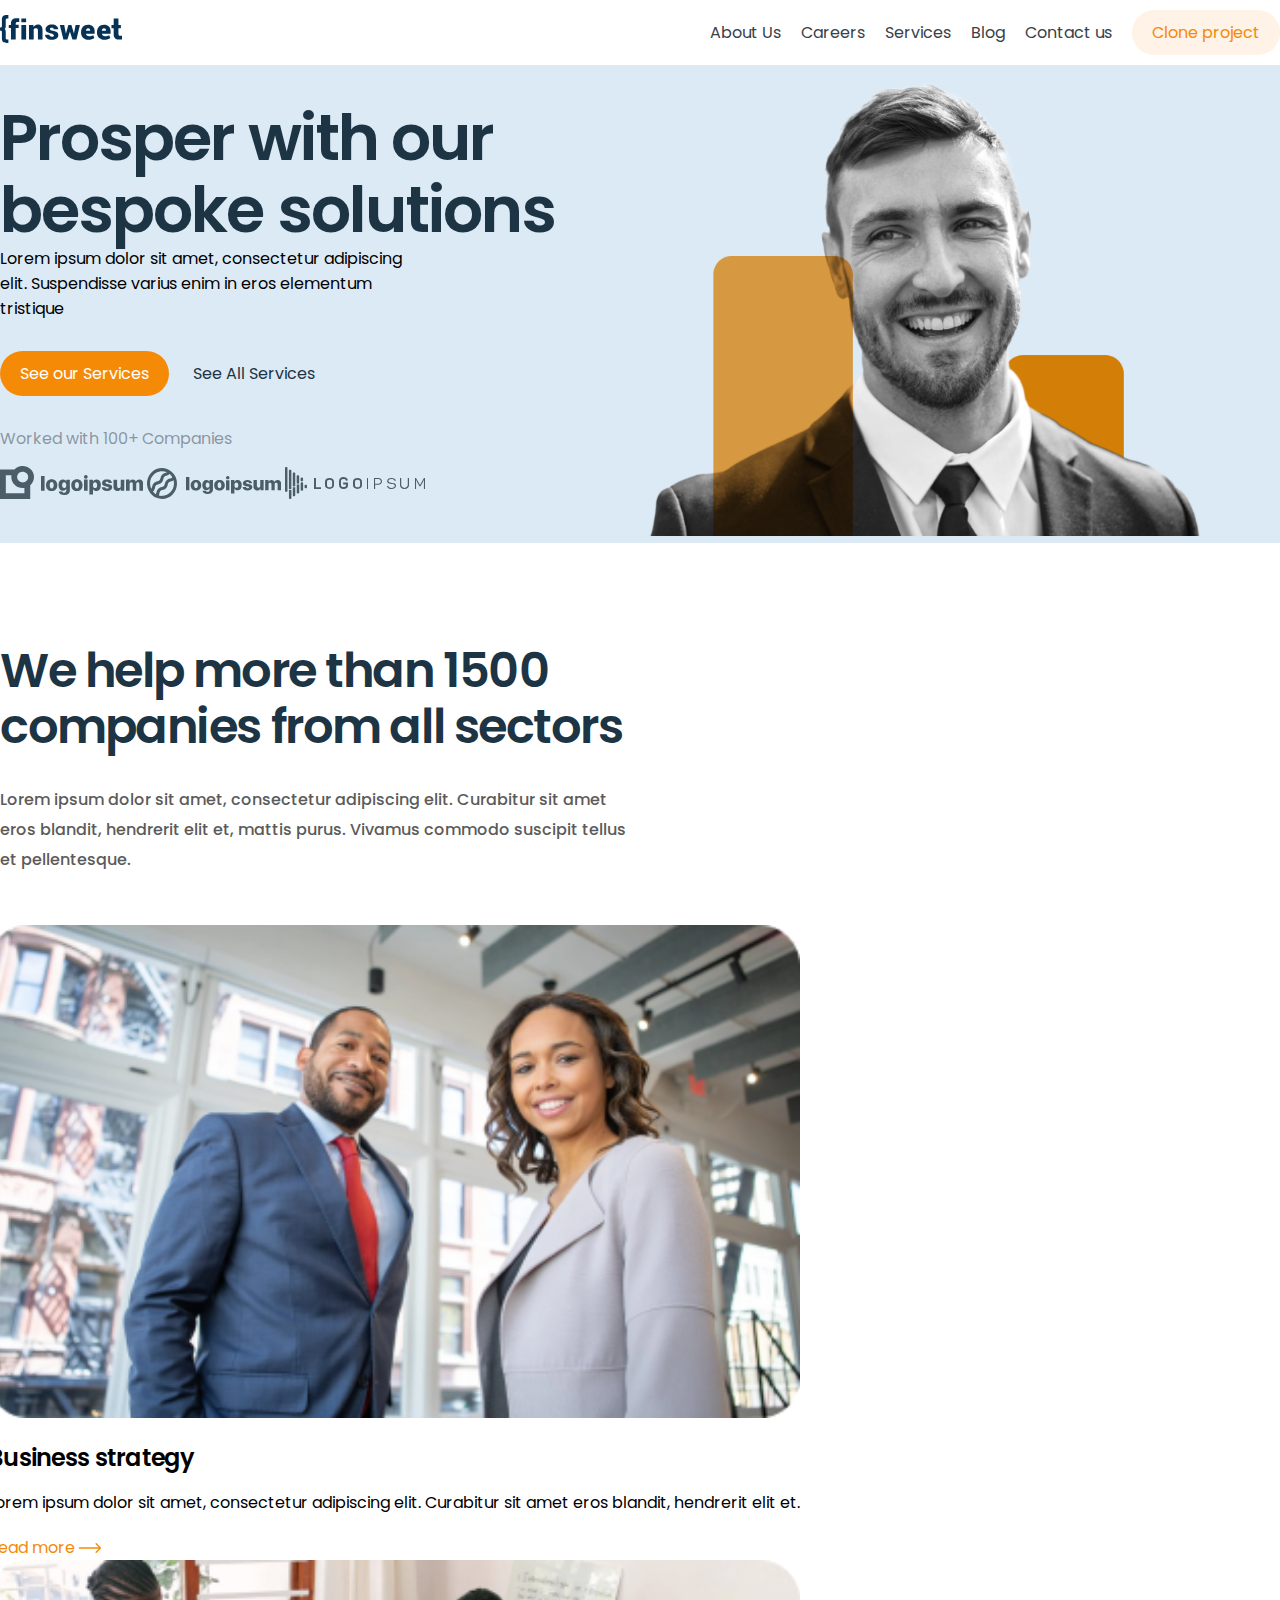
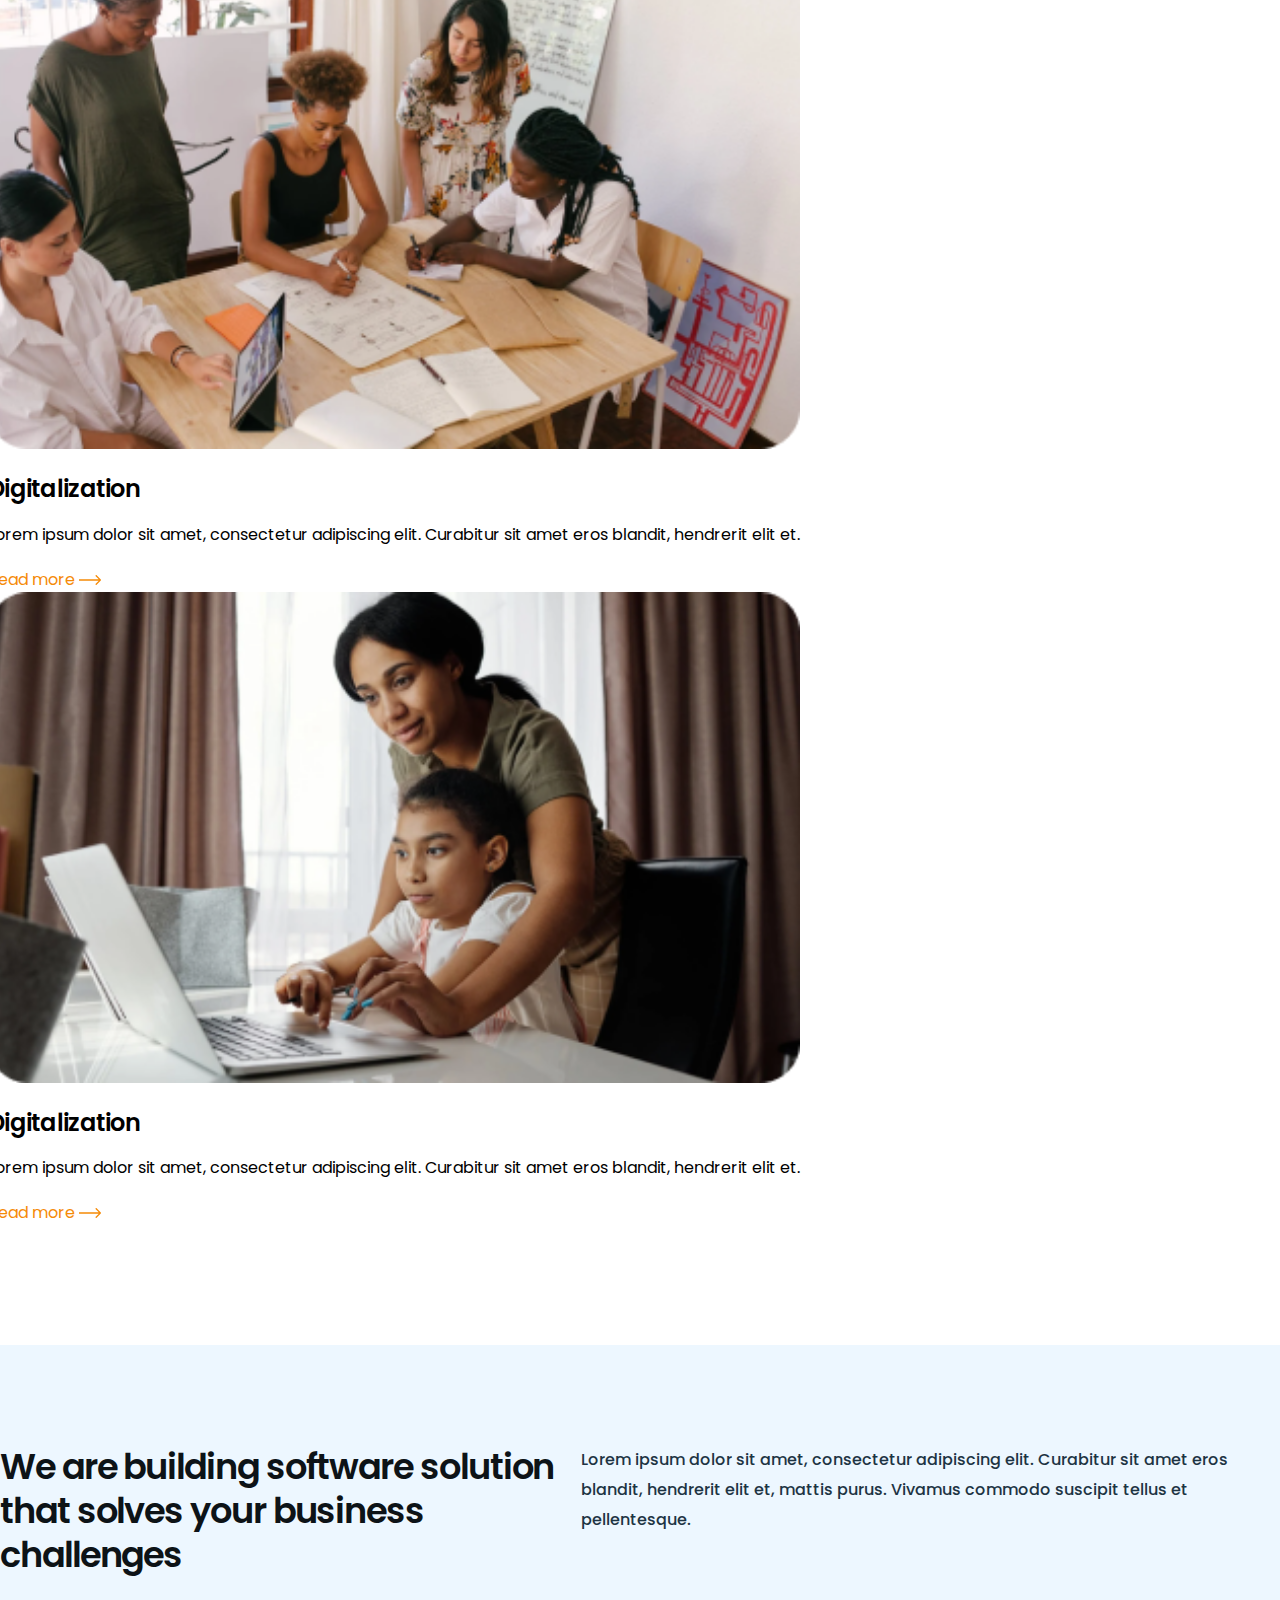
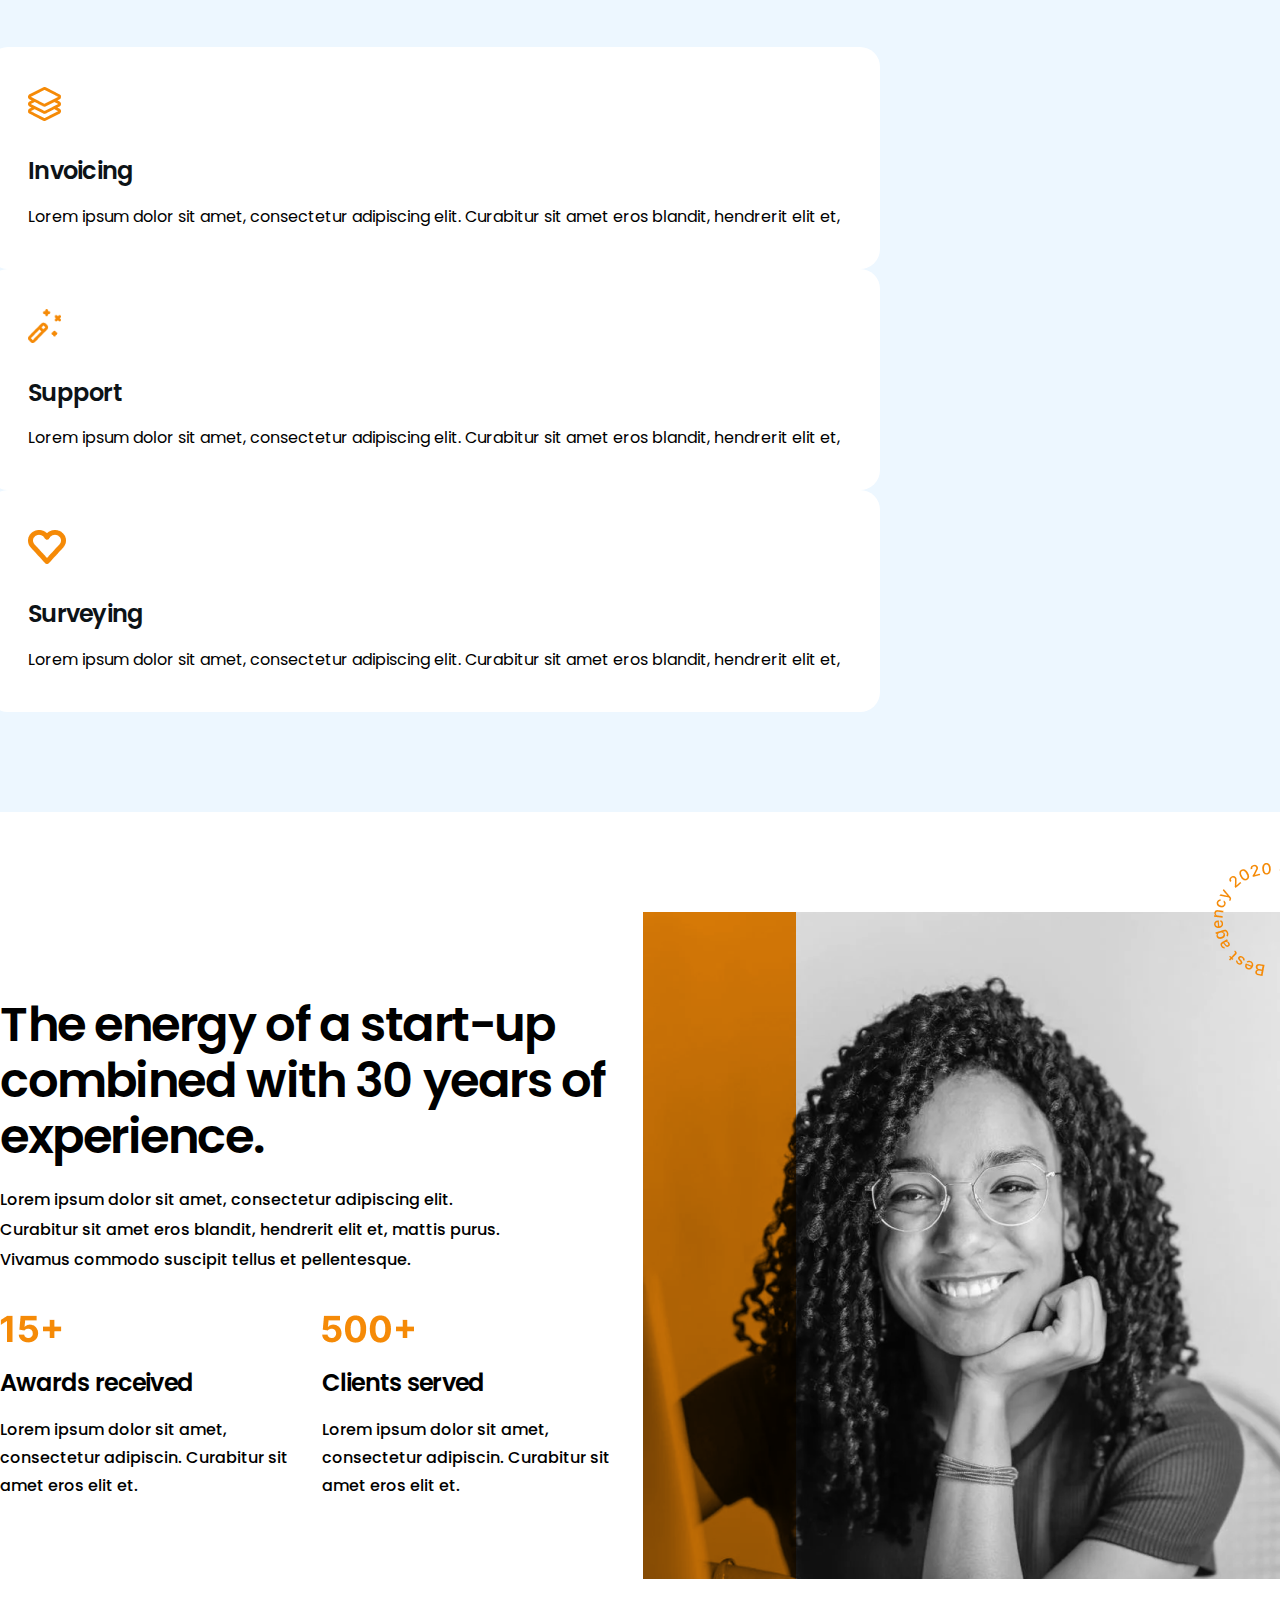
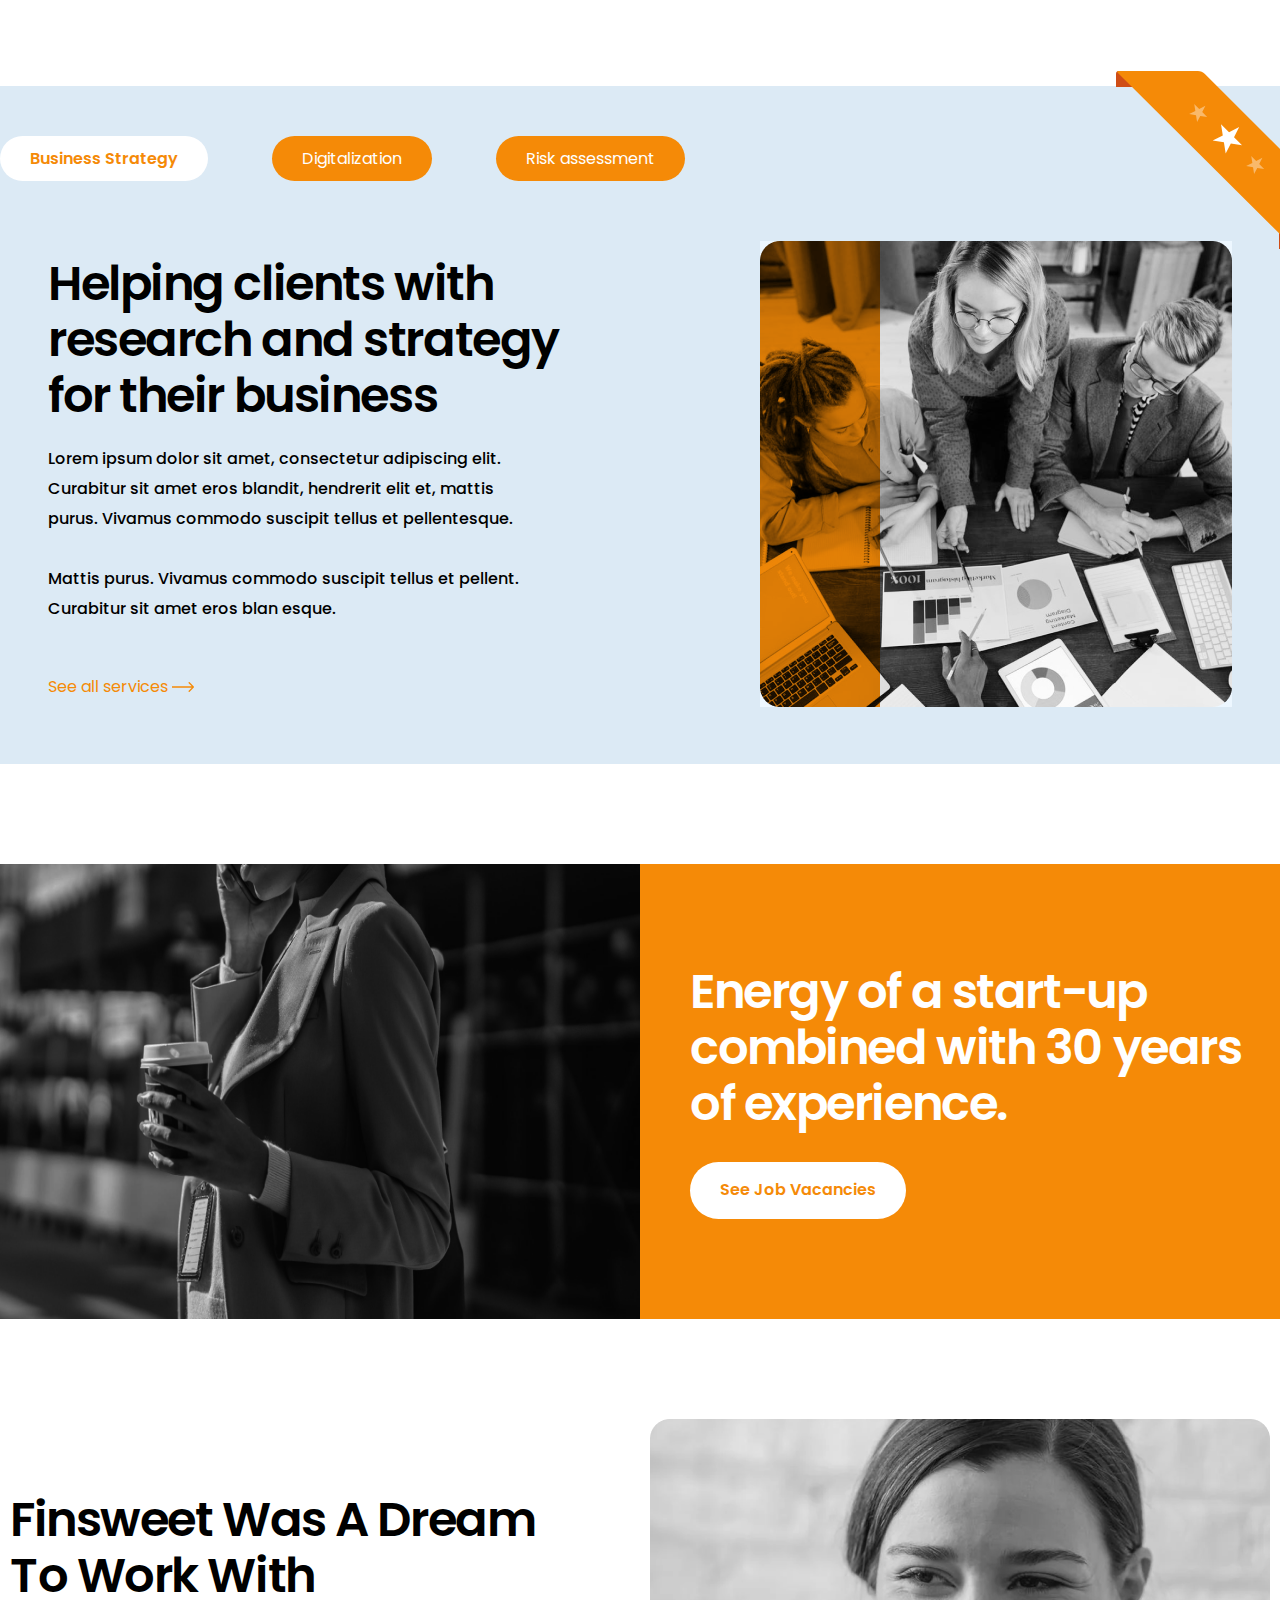
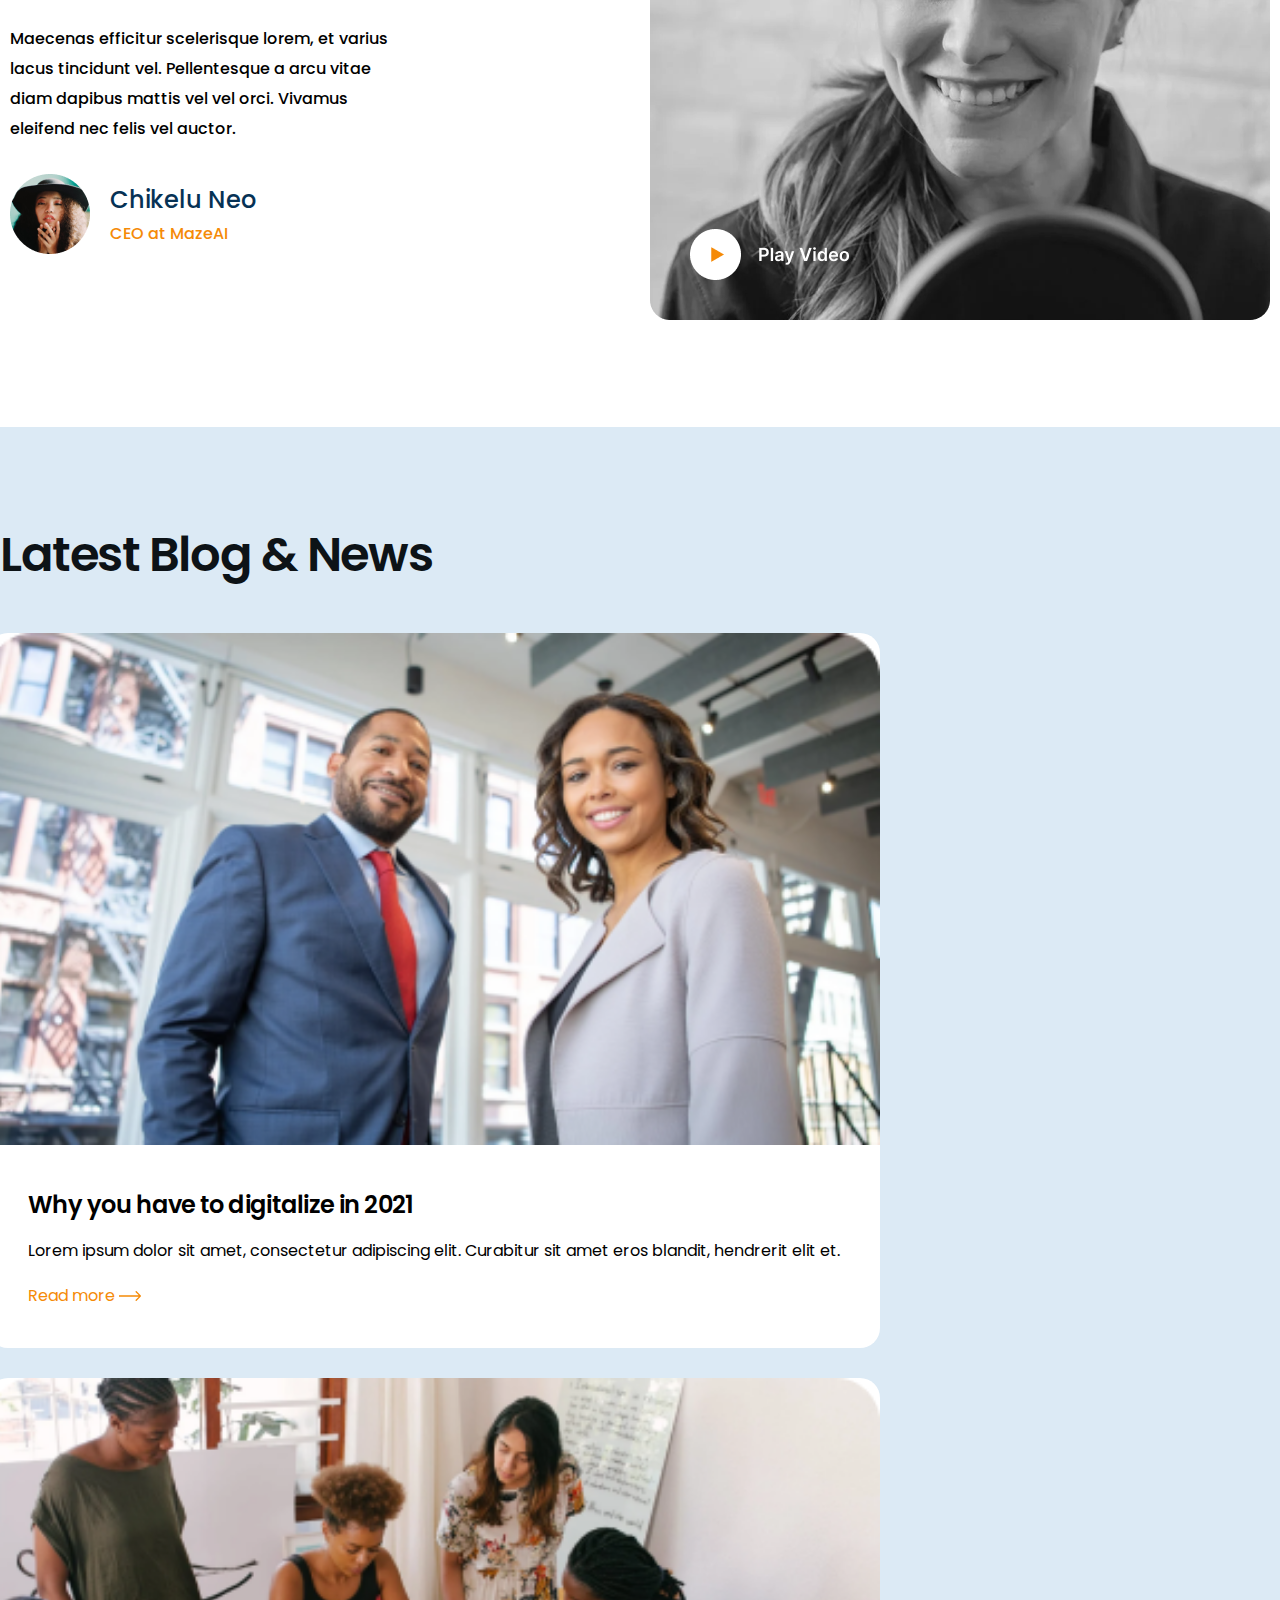
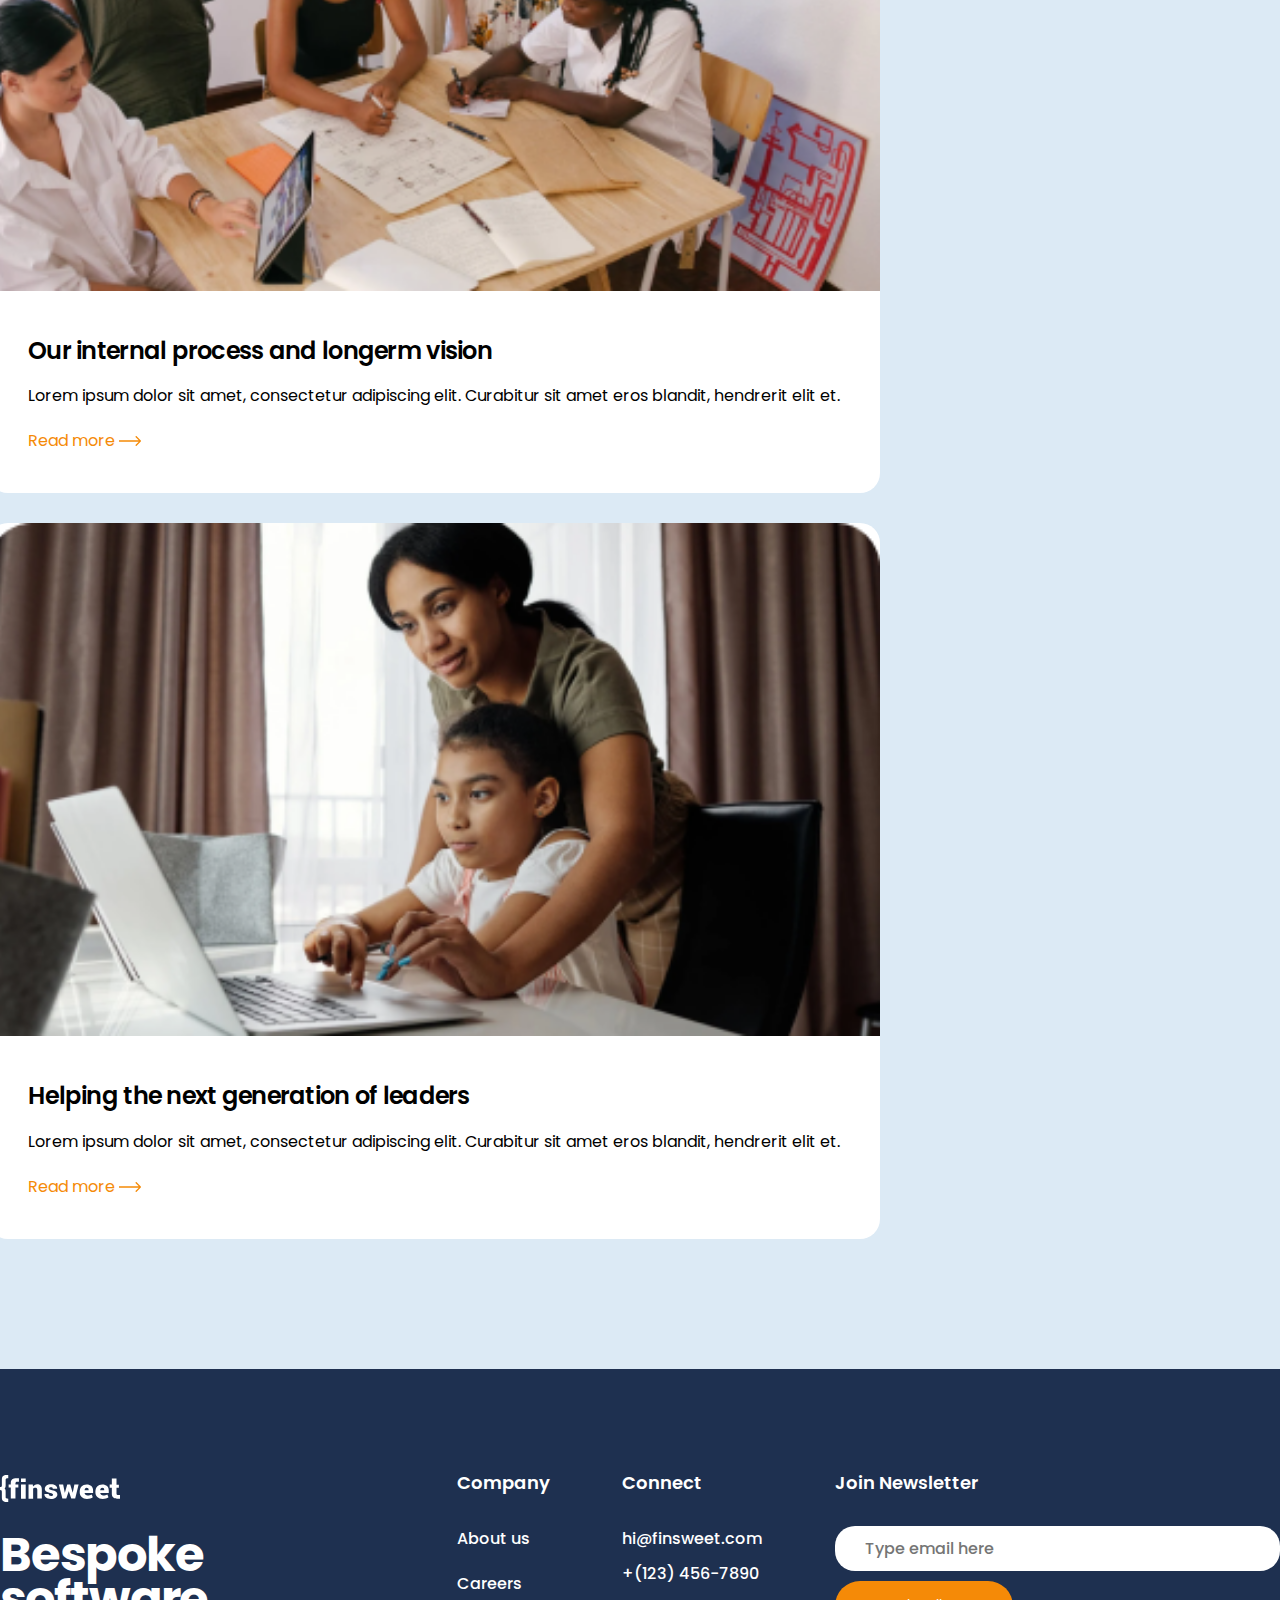
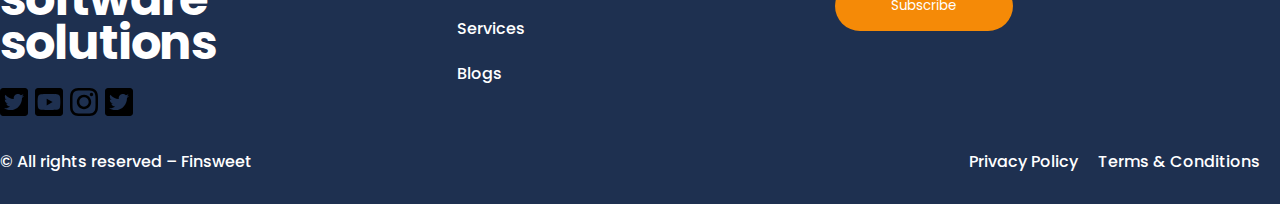
<file: index.html>
<!DOCTYPE html>
<html lang="en">
  <head>
    <meta charset="UTF-8" />
    <meta name="viewport" content="width=device-width, initial-scale=1.0" />
    <link rel="preconnect" href="https://fonts.googleapis.com" />
    <link rel="preconnect" href="https://fonts.gstatic.com" crossorigin />
    <link
      href="https://cdn.jsdelivr.net/npm/bootstrap@5.3.0/dist/css/bootstrap.min.css"
      rel="stylesheet"
      integrity="sha384-9ndCyUaIbzAi2FUVXJi0CjmCapSmO7SnpJef0486qhLnuZ2cdeRhO02iuK6FUUVM"
      crossorigin="anonymous"
    />
    <link
      href="https://fonts.googleapis.com/css2?family=Poppins:wght@500&display=swap"
      rel="stylesheet"
    />
    <link rel="stylesheet" href="style.css" />
    <link rel="stylesheet" href="grid.css" />
    <title>HomePage</title>
  </head>
  <body>
    <div class="main">
      <div class="navbar_section">
        <div class="navbar">
          <div class="navbar_logo">
            <a href="index.html"><img src="images\Logo_finsweet.svg" alt="logo" /></a>
          </div>
          <div class="navbar_right">
            <div class="navbar_list">
              <ul>
                <li><a href="about_us.html">About Us</a></li>
                <li><a href="Careers.html">Careers</a></li>
                <li><a href="services.html">Services</a></li>
                <li><a href="blog.html">Blog</a></li>
                <li><a href="contact_us.html">Contact us</a></li>
              </ul>
            </div>
            <!-- <a href="">About Us</a>
            <a href="">Careers</a>
            <a href="services.html">Services</a>
            <a href="blog.html">Blog</a>
            <a href="">Contact us</a>
            <button>Clone project</button> -->
            <button>Clone project</button>
          </div>
        </div>
          <label for="nav_input" class="navbar_btn">
            <svg xmlns="http://www.w3.org/2000/svg" height="40px" viewBox="0 0 448 512"><!--! Font Awesome Free 6.4.0 by @fontawesome - https://fontawesome.com License - https://fontawesome.com/license (Commercial License) Copyright 2023 Fonticons, Inc. --><path d="M0 96C0 78.3 14.3 64 32 64H416c17.7 0 32 14.3 32 32s-14.3 32-32 32H32C14.3 128 0 113.7 0 96zM0 256c0-17.7 14.3-32 32-32H416c17.7 0 32 14.3 32 32s-14.3 32-32 32H32c-17.7 0-32-14.3-32-32zM448 416c0 17.7-14.3 32-32 32H32c-17.7 0-32-14.3-32-32s14.3-32 32-32H416c17.7 0 32 14.3 32 32z"/></svg>
          </label>
          <input type="checkbox" class="nav_mobile_input" name="" id="nav_input">
          <label for="nav_input" class="nav_overlay"></label>
          <div class="nav_mobile">
            <label for="nav_input" class="navbar_close">
              <svg xmlns="http://www.w3.org/2000/svg" height="1em" viewBox="0 0 512 512"><!--! Font Awesome Free 6.4.0 by @fontawesome - https://fontawesome.com License - https://fontawesome.com/license (Commercial License) Copyright 2023 Fonticons, Inc. --><path d="M256 48a208 208 0 1 1 0 416 208 208 0 1 1 0-416zm0 464A256 256 0 1 0 256 0a256 256 0 1 0 0 512zM175 175c-9.4 9.4-9.4 24.6 0 33.9l47 47-47 47c-9.4 9.4-9.4 24.6 0 33.9s24.6 9.4 33.9 0l47-47 47 47c9.4 9.4 24.6 9.4 33.9 0s9.4-24.6 0-33.9l-47-47 47-47c9.4-9.4 9.4-24.6 0-33.9s-24.6-9.4-33.9 0l-47 47-47-47c-9.4-9.4-24.6-9.4-33.9 0z"/></svg>
            </label>
            <ul class="mobile_list">
              <li class="nav_mobile_link"><a href="about_us.html">About Us</a></li>
              <li class="nav_mobile_link"><a href="Careers.html">Careers</a></li>
              <li class="nav_mobile_link"><a href="services.html">Services</a></li>
              <li class="nav_mobile_link"><a href="blog.html">Blog</a></li>
              <li class="nav_mobile_link"><a href="contact_us.html">Contact us</a></li>
            </ul>
          </div>
        </div>
      </div>
      <!-- header section -->
      <div class="header_section">
        <div class="header">
          <div class="header_content">
            <div class="header_content_title">
              Prosper with our bespoke solutions
            </div>
            <div class="header_content_sub1">
              Lorem ipsum dolor sit amet, consectetur adipiscing elit.
              Suspendisse varius enim in eros elementum tristique
            </div>
            <a href="services.html"><button id="bt1">See our Services</button></a>
            <a href="services.html"><button id="bt2">See All Services</button></a>
            <div class="header_content_sub2">Worked with 100+ Companies</div>
            <img src="images\Logo.svg" alt="" />
            <img src="images\Logo (1).svg" alt="" />
            <img src="images\Logo (2).svg" alt="" />
          </div>
          <div class="header_img">
            <img src="images\man2.png" alt="" />
          </div>
        </div>
      </div>
      <!-- help section -->
      <div class="help_wrapper">
        <div class="help_posts">
            <div class="help_title">We help more than 1500 companies from all sectors</div>
            <div class="help_text">Lorem ipsum dolor sit amet, consectetur adipiscing elit. Curabitur sit amet eros blandit, hendrerit elit et, mattis purus. Vivamus commodo suscipit tellus et pellentesque.</div>
            <div class="container helpp">
                <div class="row">
                    <div class="col-xl-4 col-sm-6 ">
                        <a href="blog_inner.html" class="item2">
                            <img class="item_img" src="images\Image.png" alt="">
                            <div class="help_content">
                                <div class="item_title">Business strategy</div>
                                <div class="item_content">Lorem ipsum dolor sit amet, consectetur adipiscing elit. Curabitur sit amet eros blandit, hendrerit elit et.</div>
                                <span>Read more</span>
                                <img src="images\Icon.svg" alt="" />
                            </div>
                        </a>
                    </div>

                    <div class="col-xl-4 col-sm-6">
                        <a href="blog_inner.html" class="item2">
                            <img class="item_img" src="images\Image (1).png" alt="">
                            <div class="help_content">
                                <div class="item_title">Digitalization</div>
                                <div class="item_content">Lorem ipsum dolor sit amet, consectetur adipiscing elit. Curabitur sit amet eros blandit, hendrerit elit et.</div>
                                <span>Read more</span>
                                <img src="images\Icon.svg" alt="" />
                            </div>
                        </a>
                    </div>
                    <a href="blog_inner.html" class="col-xl-4 col-sm-6">
                        <div class="item2">
                            <img class="item_img" src="images\Image (2).png" alt="">
                            <div class="help_content">
                                <div class="item_title">Digitalization</div>
                                <div class="item_content">Lorem ipsum dolor sit amet, consectetur adipiscing elit. Curabitur sit amet eros blandit, hendrerit elit et.</div>
                                <span>Read more</span>
                                <img src="images\Icon.svg" alt="" />
                            </div>
                        </div>
                    </a>

                </div>
            </div>
        </div>
    </div>
      
      <!-- feature section -->
      <div class="feature_wrapper">
        <div class="feature_section">
          <div class="feature_content">
            <div class="feature_title">We are building software solution that solves your business challenges</div>
            <div class="feature_text">Lorem ipsum dolor sit amet, consectetur adipiscing elit. Curabitur sit amet eros blandit, hendrerit elit et, mattis purus. Vivamus commodo suscipit tellus et pellentesque.</div>
          </div>
          <div class="container">
            <div class="row">
              <div class="col-xl-4 col-sm-6">
                <div class="fea">
                  <img src="images\Icon.png" alt="" class="fea_img">
                  <div class="fea_title">Invoicing</div>
                  <div class="fea_text">Lorem ipsum dolor sit amet, consectetur adipiscing elit. Curabitur sit amet eros blandit, hendrerit elit et, </div>
                </div>
              </div>

              <div class="col-xl-4 col-sm-6">
                <div class="fea">
                  <img src="images\Icon (3).png" alt="" class="fea_img">
                  <div class="fea_title">Support</div>
                  <div class="fea_text">Lorem ipsum dolor sit amet, consectetur adipiscing elit. Curabitur sit amet eros blandit, hendrerit elit et, </div>
                </div>
              </div>

              <div class="col-xl-4 col-sm-6">
                <div class="fea">
                  <img src="images\Icon (1).png" alt="" class="fea_img">
                  <div class="fea_title">Surveying</div>
                  <div class="fea_text">Lorem ipsum dolor sit amet, consectetur adipiscing elit. Curabitur sit amet eros blandit, hendrerit elit et, </div>
                </div>
              </div>
            </div>
          </div>
        </div>
      </div>
      <!-- about section -->
      <div class="about_section">
        <div class="about_content">
          <div class="about_title">
            The energy of a start-up combined with 30 years of experience.
          </div>
          <div class="about_text">
            Lorem ipsum dolor sit amet, consectetur adipiscing elit. Curabitur
            sit amet eros blandit, hendrerit elit et, mattis purus. Vivamus
            commodo suscipit tellus et pellentesque.
          </div>
          <div class="subs">
            <div class="about_sub">
              <img src="images\15+.png" alt="" />
              <div class="subtitle">Awards received</div>
              <div class="subcontent">
                Lorem ipsum dolor sit amet, consectetur adipiscin. Curabitur sit
                amet eros elit et.
              </div>
            </div>
            <div class="about_sub">
              <img src="images\500+.png" alt="" />
              <div class="subtitle">Clients served</div>
              <div class="subcontent">
                Lorem ipsum dolor sit amet, consectetur adipiscin. Curabitur sit
                amet eros elit et.
              </div>
            </div>
          </div>
        </div>
        <div class="about_img">
          <img src="images\Image (16).png" alt="" />
        </div>
        <img src="images\Circle.png" alt="" class="circle" />
      </div>

      <!-- service section -->
      <div class="service_section">
        <div class="service_header">
          <a href="blog.html"><button class="bt1">Business strategy</button></a>
          <a href="blog.html"><button class="bt">Digitalization</button></a>
          <a href="blog.html"><button class="bt">Risk assessment</button></a>
        </div>
        <div class="service">
          <div class="service_content">
            <div class="service_title">
              Helping clients with research and strategy for their business
            </div>
            <div class="service_text">
              Lorem ipsum dolor sit amet, consectetur adipiscing elit. Curabitur
              sit amet eros blandit, hendrerit elit et, mattis purus. Vivamus
              commodo suscipit tellus et pellentesque.<br /><br />
              Mattis purus. Vivamus commodo suscipit tellus et pellent.
              Curabitur sit amet eros blan esque.
            </div>

            <a href="services.html"><span>See all services</span></a>
            <img src="images\Icon.svg" alt="" />
          </div>
          <div class="service_img">
            <img src="images\Image (3).png" alt="" />
          </div>
        </div>
        <img src="images\Ribbon.svg" alt="" class="ribbon" />
      </div>
      <div class="CTA_section">
        <img src="images\Image (4).png" alt="" class="cta_img" />
        <div class="cta_content">
          <div class="cta_text">
            Energy of a start-up combined with 30 years of experience.
          </div>
          <a href="Careers.html"><button class="cta_button">See Job Vacancies</button></a>
        </div>
      </div>
      <div class="ceo_section">
        <div class="ceo_content">
          <div class="ceo_title">Finsweet was a dream to work with</div>
          <div class="ceo_text">
            Maecenas efficitur scelerisque lorem, et varius lacus tincidunt vel.
            Pellentesque a arcu vitae diam dapibus mattis vel vel orci. Vivamus
            eleifend nec felis vel auctor.
          </div>
          <div class="ceo_profile">
            <img src="images/Image (6).png" alt="" />
            <div class="ceo_name">
              <div class="name">Chikelu Neo</div>
              <div class="position">CEO at MazeAI</div>
            </div>
          </div>
        </div>
        <div class="ceo_img">
          <img src="images\Image (5).png" alt="" />
        </div>
      </div>

      <!-- blog -->
      <div class="all_posts_wrapper">
        <div class="all_posts">
            <div class="all_posts_title">Latest Blog & News</div>
            <div class="container">
                <div class="row">
                    <a href="blog_inner.html" class="col-xl-4 col-sm-6 ">
                        <div class="item1">
                            <img class="item_img" src="images\Image (7).png" alt="">
                            <div class="group_content">
                                <div class="item_title">Why you have to digitalize in 2021</div>
                                <div class="item_content">Lorem ipsum dolor sit amet, consectetur adipiscing elit. Curabitur sit amet eros blandit, hendrerit elit et.</div>
                                <span>Read more</span>
                                <img src="images\Icon.svg" alt="" />
                            </div>
                        </div>
                    </a>

                    <a href="blog_inner.html" class="col-xl-4 col-sm-6">
                        <div class="item1">
                            <img class="item_img" src="images\Image (8).png" alt="">
                            <div class="group_content">
                                <div class="item_title">Our internal process and longerm vision</div>
                                <div class="item_content">Lorem ipsum dolor sit amet, consectetur adipiscing elit. Curabitur sit amet eros blandit, hendrerit elit et.</div>
                                <span>Read more</span>
                                <img src="images\Icon.svg" alt="" />
                            </div>
                        </div>
                    </a>
                    <a href="blog_inner.html" class="col-xl-4 col-sm-6">
                        <div class="item1">
                            <img class="item_img" src="images\Image (9).png" alt="">
                            <div class="group_content">
                                <div class="item_title">Helping the next generation of leaders</div>
                                <div class="item_content">Lorem ipsum dolor sit amet, consectetur adipiscing elit. Curabitur sit amet eros blandit, hendrerit elit et.</div>
                                <span>Read more</span>
                                <img src="images\Icon.svg" alt="" />
                            </div>
                        </div>
                    </a>

                </div>
            </div>
        </div>
    </div>
      <div class="footer_section">
          <div class="footer">
            <div class="footer_top">
              <div class="footer_left">
                <a href="index.html"><img src="images\Logo (3).svg" alt="" /></a>   
                <h2>Bespoke software solutions</h2>
                <a href="#"><svg xmlns="http://www.w3.org/2000/svg" height="1em" viewBox="0 0 448 512"><!--! Font Awesome Free 6.4.0 by @fontawesome - https://fontawesome.com License - https://fontawesome.com/license (Commercial License) Copyright 2023 Fonticons, Inc. --><path d="M400 32H48C21.5 32 0 53.5 0 80v352c0 26.5 21.5 48 48 48h352c26.5 0 48-21.5 48-48V80c0-26.5-21.5-48-48-48zm-48.9 158.8c.2 2.8.2 5.7.2 8.5 0 86.7-66 186.6-186.6 186.6-37.2 0-71.7-10.8-100.7-29.4 5.3.6 10.4.8 15.8.8 30.7 0 58.9-10.4 81.4-28-28.8-.6-53-19.5-61.3-45.5 10.1 1.5 19.2 1.5 29.6-1.2-30-6.1-52.5-32.5-52.5-64.4v-.8c8.7 4.9 18.9 7.9 29.6 8.3a65.447 65.447 0 0 1-29.2-54.6c0-12.2 3.2-23.4 8.9-33.1 32.3 39.8 80.8 65.8 135.2 68.6-9.3-44.5 24-80.6 64-80.6 18.9 0 35.9 7.9 47.9 20.7 14.8-2.8 29-8.3 41.6-15.8-4.9 15.2-15.2 28-28.8 36.1 13.2-1.4 26-5.1 37.8-10.2-8.9 13.1-20.1 24.7-32.9 34z"/></svg></a>
                <a href="#"><svg xmlns="http://www.w3.org/2000/svg" height="1em" viewBox="0 0 448 512"><!--! Font Awesome Free 6.4.0 by @fontawesome - https://fontawesome.com License - https://fontawesome.com/license (Commercial License) Copyright 2023 Fonticons, Inc. --><path d="M186.8 202.1l95.2 54.1-95.2 54.1V202.1zM448 80v352c0 26.5-21.5 48-48 48H48c-26.5 0-48-21.5-48-48V80c0-26.5 21.5-48 48-48h352c26.5 0 48 21.5 48 48zm-42 176.3s0-59.6-7.6-88.2c-4.2-15.8-16.5-28.2-32.2-32.4C337.9 128 224 128 224 128s-113.9 0-142.2 7.7c-15.7 4.2-28 16.6-32.2 32.4-7.6 28.5-7.6 88.2-7.6 88.2s0 59.6 7.6 88.2c4.2 15.8 16.5 27.7 32.2 31.9C110.1 384 224 384 224 384s113.9 0 142.2-7.7c15.7-4.2 28-16.1 32.2-31.9 7.6-28.5 7.6-88.1 7.6-88.1z"/></svg></a>
                <a href="#"><svg xmlns="http://www.w3.org/2000/svg" height="1em" viewBox="0 0 448 512"><!--! Font Awesome Free 6.4.0 by @fontawesome - https://fontawesome.com License - https://fontawesome.com/license (Commercial License) Copyright 2023 Fonticons, Inc. --><path d="M224.1 141c-63.6 0-114.9 51.3-114.9 114.9s51.3 114.9 114.9 114.9S339 319.5 339 255.9 287.7 141 224.1 141zm0 189.6c-41.1 0-74.7-33.5-74.7-74.7s33.5-74.7 74.7-74.7 74.7 33.5 74.7 74.7-33.6 74.7-74.7 74.7zm146.4-194.3c0 14.9-12 26.8-26.8 26.8-14.9 0-26.8-12-26.8-26.8s12-26.8 26.8-26.8 26.8 12 26.8 26.8zm76.1 27.2c-1.7-35.9-9.9-67.7-36.2-93.9-26.2-26.2-58-34.4-93.9-36.2-37-2.1-147.9-2.1-184.9 0-35.8 1.7-67.6 9.9-93.9 36.1s-34.4 58-36.2 93.9c-2.1 37-2.1 147.9 0 184.9 1.7 35.9 9.9 67.7 36.2 93.9s58 34.4 93.9 36.2c37 2.1 147.9 2.1 184.9 0 35.9-1.7 67.7-9.9 93.9-36.2 26.2-26.2 34.4-58 36.2-93.9 2.1-37 2.1-147.8 0-184.8zM398.8 388c-7.8 19.6-22.9 34.7-42.6 42.6-29.5 11.7-99.5 9-132.1 9s-102.7 2.6-132.1-9c-19.6-7.8-34.7-22.9-42.6-42.6-11.7-29.5-9-99.5-9-132.1s-2.6-102.7 9-132.1c7.8-19.6 22.9-34.7 42.6-42.6 29.5-11.7 99.5-9 132.1-9s102.7-2.6 132.1 9c19.6 7.8 34.7 22.9 42.6 42.6 11.7 29.5 9 99.5 9 132.1s2.7 102.7-9 132.1z"/></svg></a>
                <a href="#"><svg xmlns="http://www.w3.org/2000/svg" height="1em" viewBox="0 0 448 512"><!--! Font Awesome Free 6.4.0 by @fontawesome - https://fontawesome.com License - https://fontawesome.com/license (Commercial License) Copyright 2023 Fonticons, Inc. --><path d="M400 32H48C21.5 32 0 53.5 0 80v352c0 26.5 21.5 48 48 48h352c26.5 0 48-21.5 48-48V80c0-26.5-21.5-48-48-48zm-48.9 158.8c.2 2.8.2 5.7.2 8.5 0 86.7-66 186.6-186.6 186.6-37.2 0-71.7-10.8-100.7-29.4 5.3.6 10.4.8 15.8.8 30.7 0 58.9-10.4 81.4-28-28.8-.6-53-19.5-61.3-45.5 10.1 1.5 19.2 1.5 29.6-1.2-30-6.1-52.5-32.5-52.5-64.4v-.8c8.7 4.9 18.9 7.9 29.6 8.3a65.447 65.447 0 0 1-29.2-54.6c0-12.2 3.2-23.4 8.9-33.1 32.3 39.8 80.8 65.8 135.2 68.6-9.3-44.5 24-80.6 64-80.6 18.9 0 35.9 7.9 47.9 20.7 14.8-2.8 29-8.3 41.6-15.8-4.9 15.2-15.2 28-28.8 36.1 13.2-1.4 26-5.1 37.8-10.2-8.9 13.1-20.1 24.7-32.9 34z"/></svg></a>
              </div>
              <div class="company">
                <a href="#" class="com">Company</a>
                <div class="other">
                  <a href="about_us.html"> About us</a>
                  <a href="Careers.html">Careers</a>
                  <a href="services.html">Services</a>
                  <a href="blog.html">Blogs</a>
                </div>
              </div>
              <div class="connect">
                <div class="connect_head">Connect</div>
                <div class="connect_more">
                  <div>hi@finsweet.com</div>
                  <div>+(123) 456-7890</div>
                </div>
              </div>
              <div class="subscribe">
                <div>Join Newsletter</div>
                <input type="email" id="email_footer" placeholder="Type email here">
                <input type="submit" value="Subscribe" id="subscribe_button">
                
              </div>
            </div>
          </div>
          <div class="footer-bottom">
            <div class="allright">© All rights reserved – Finsweet</div>
            <a href="privacy.html" class="privacy">Privacy Policy</a>
            <a href="#" class="term">Terms & Conditions</a>
          </div>
        </div>
      </div>
    </div>
    <script
      src="https://cdn.jsdelivr.net/npm/bootstrap@5.3.0/dist/js/bootstrap.bundle.min.js"
      integrity="sha384-geWF76RCwLtnZ8qwWowPQNguL3RmwHVBC9FhGdlKrxdiJJigb/j/68SIy3Te4Bkz"
      crossorigin="anonymous"
    ></script>
  </body>
</html>
</file>
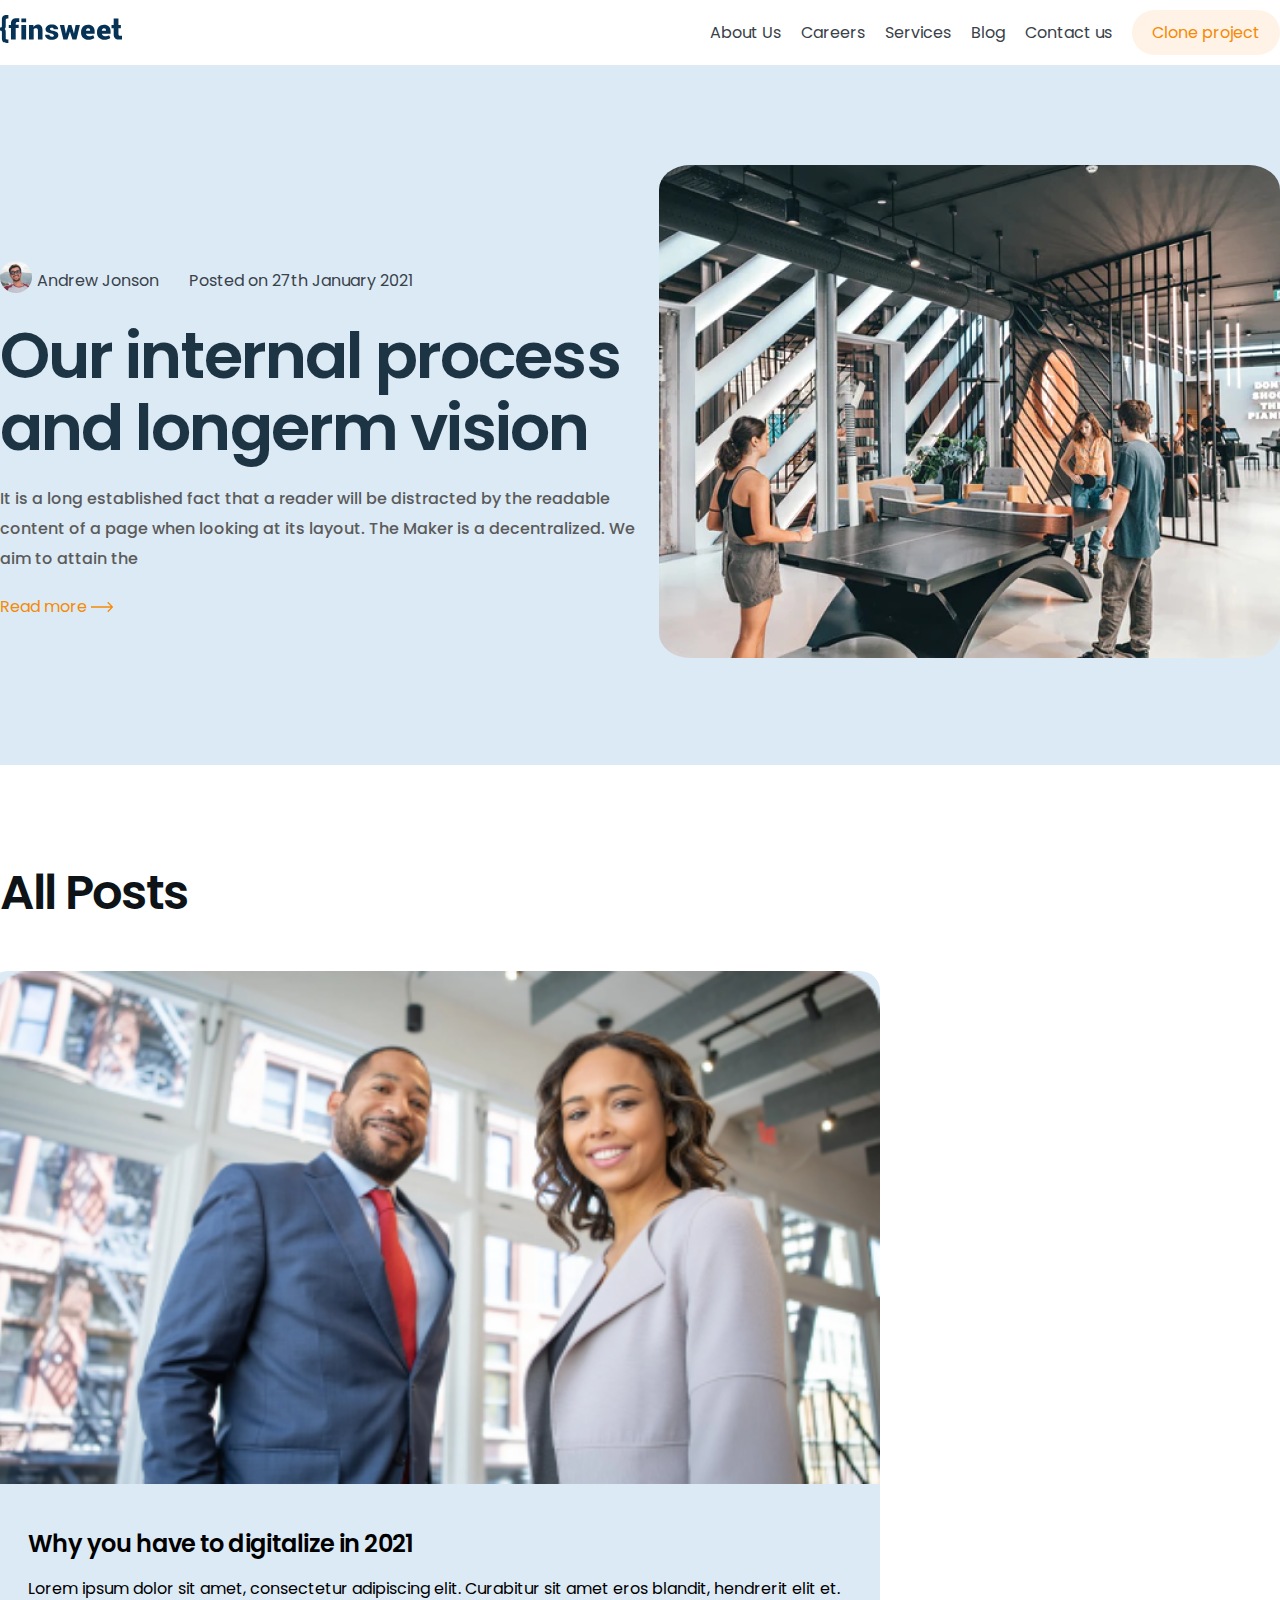
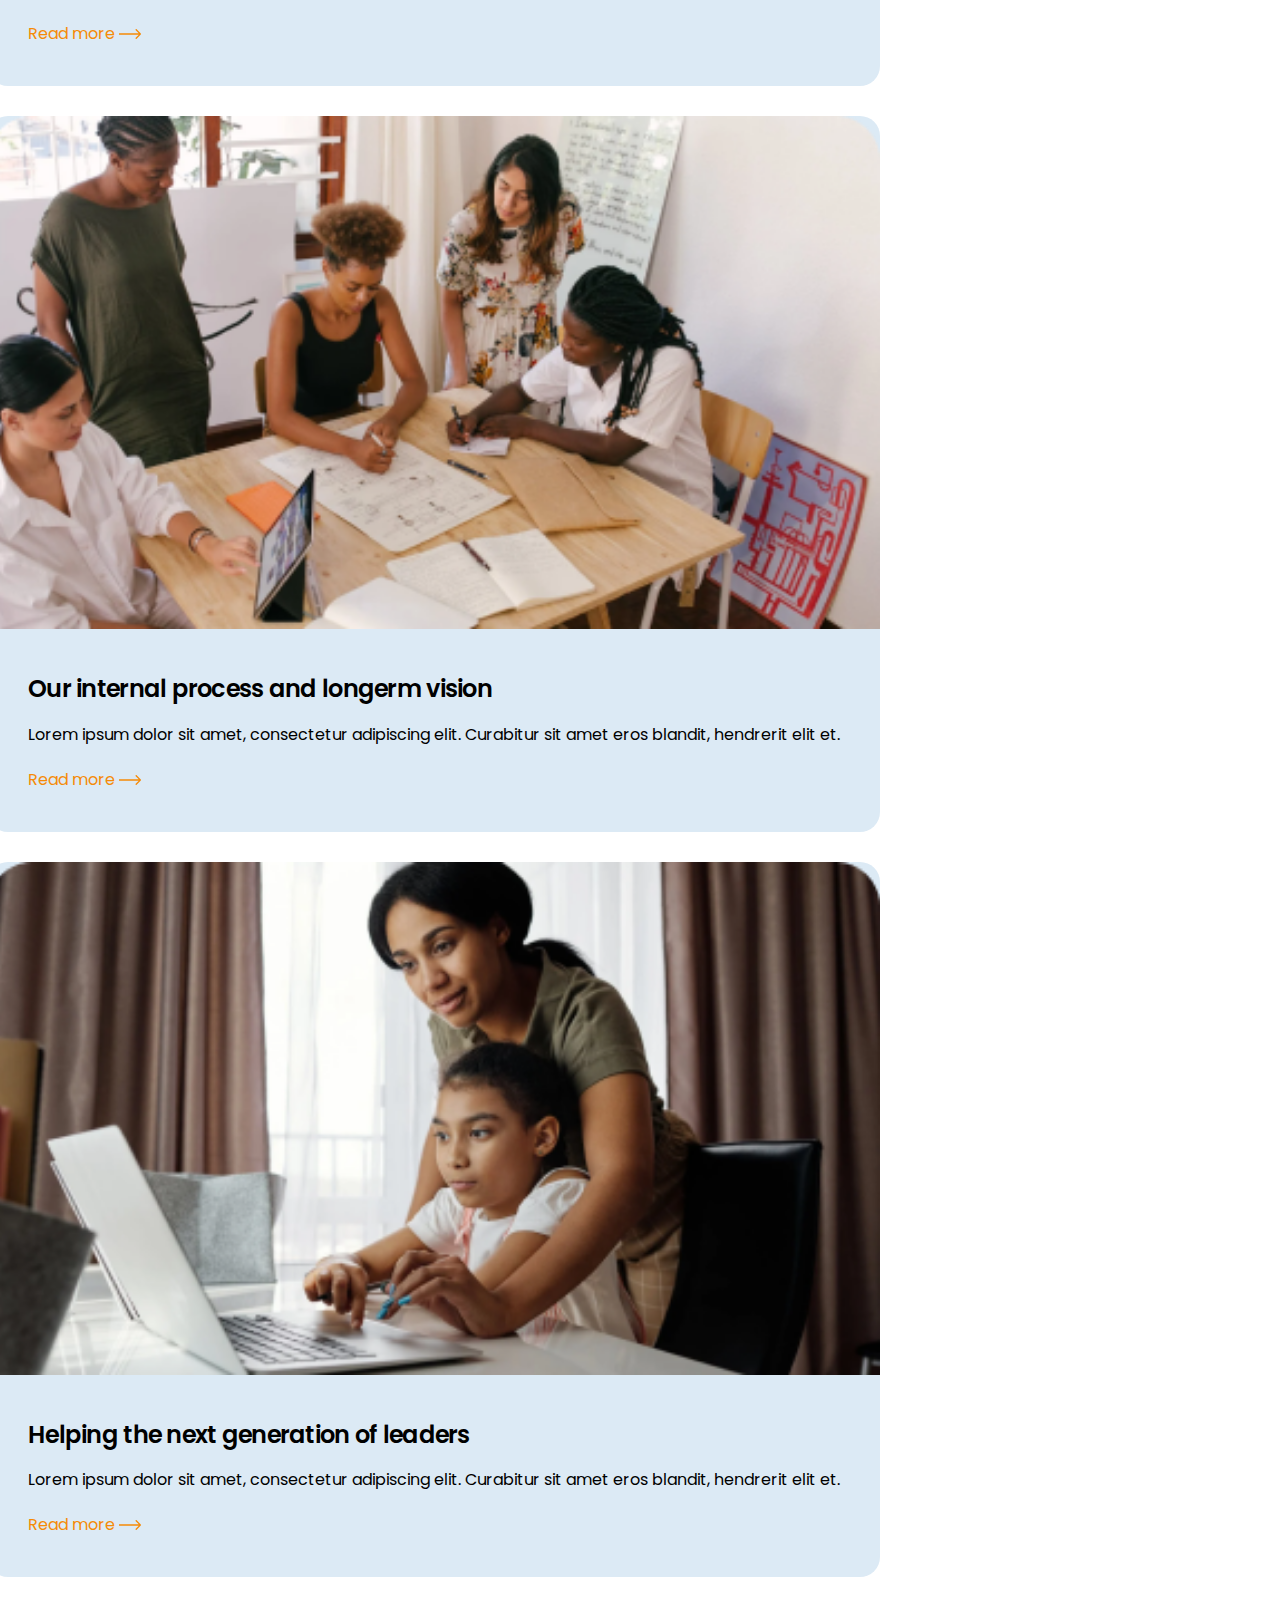
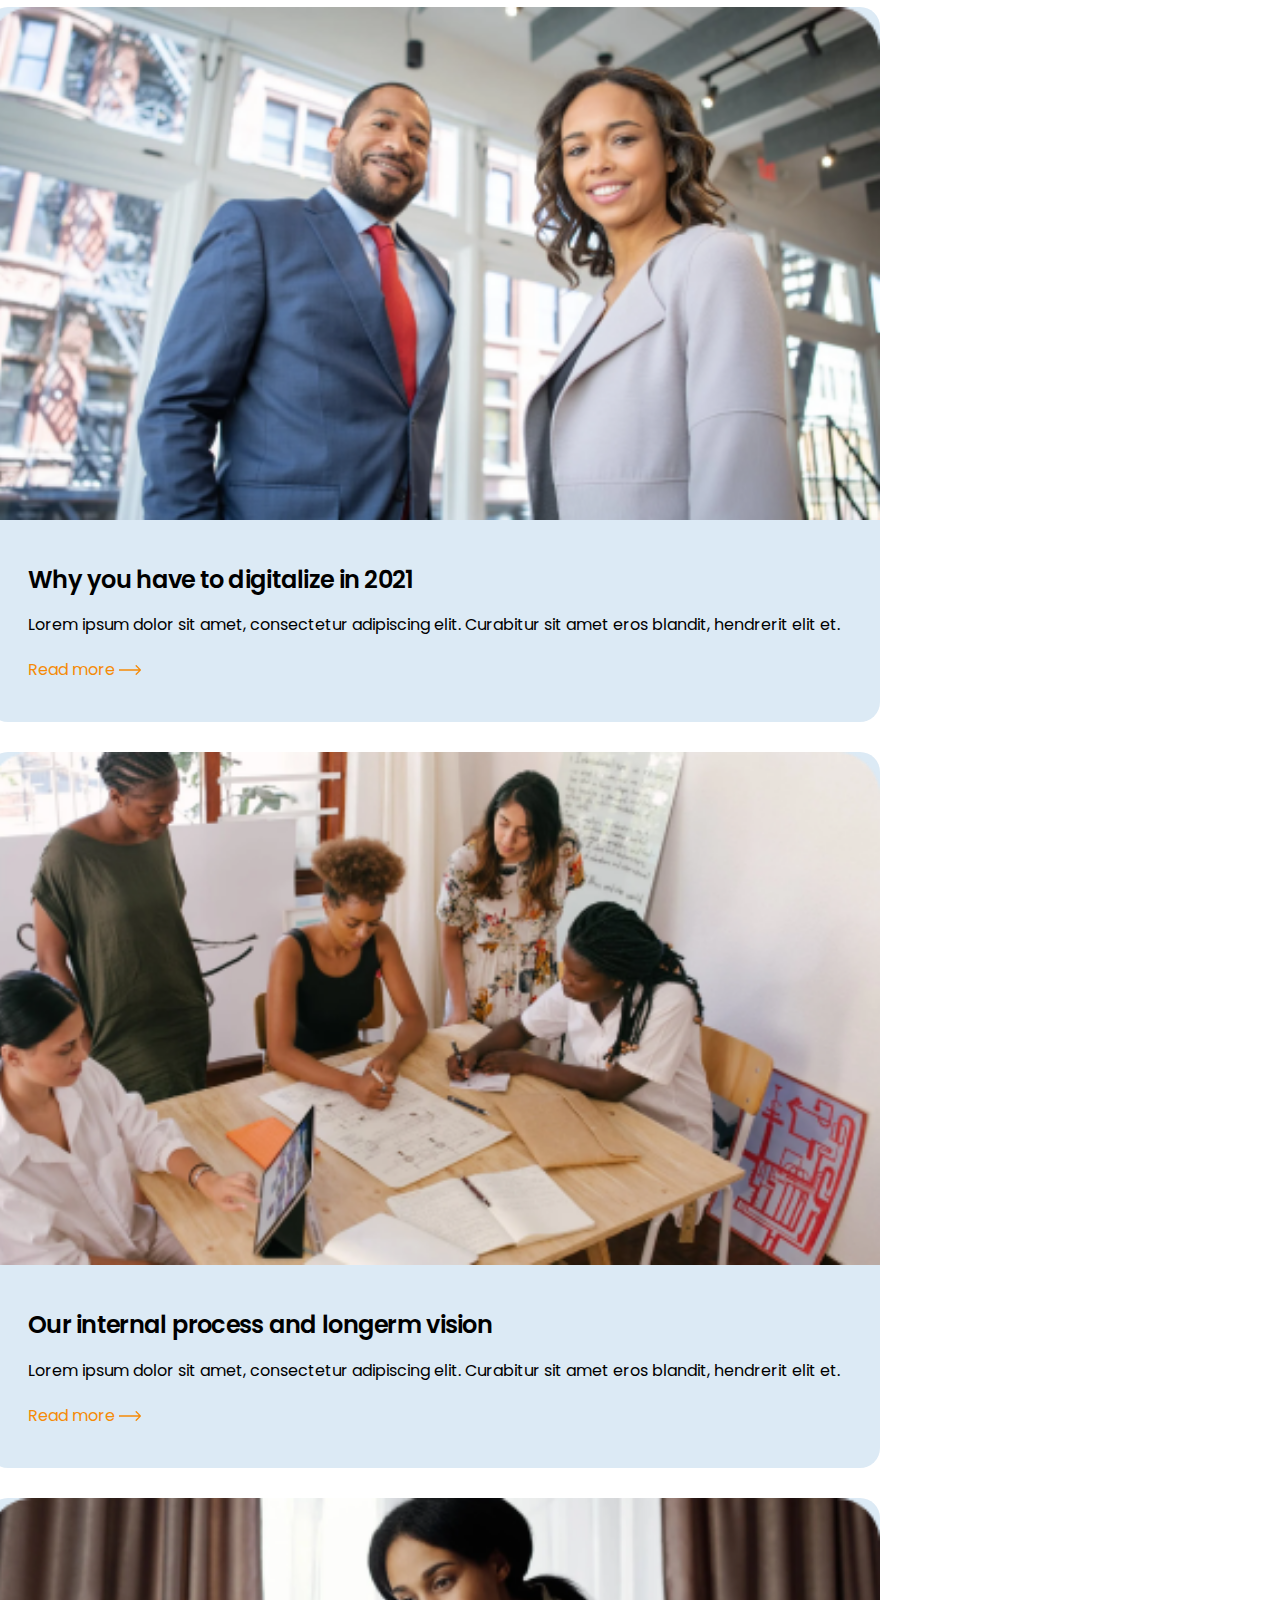
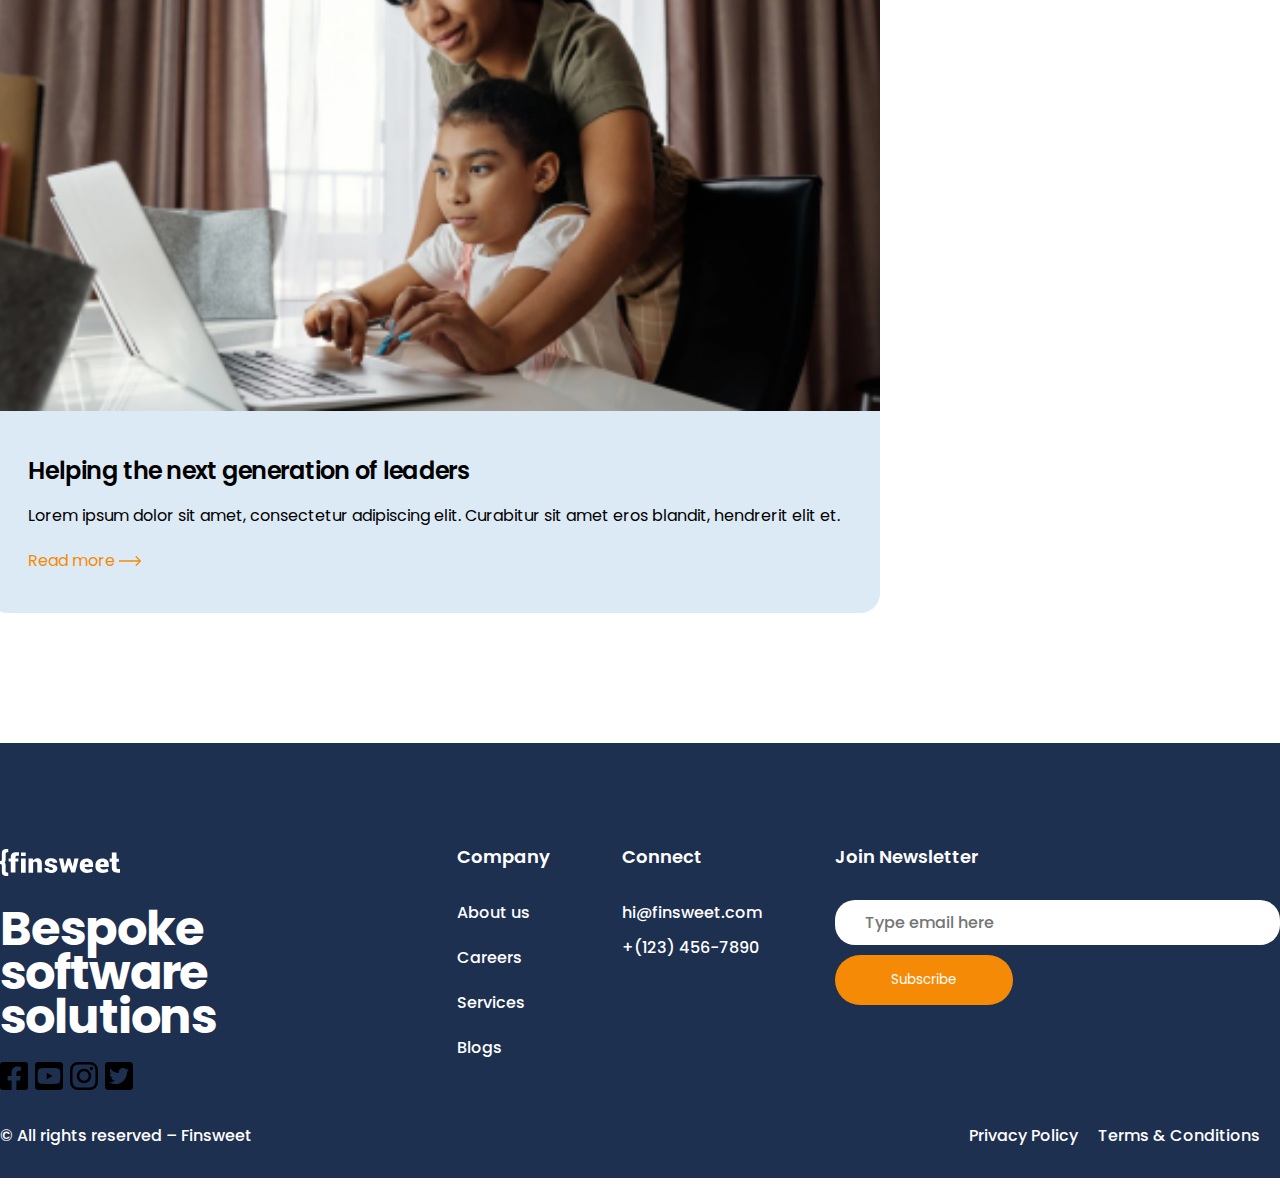
<file: blog.html>
<!DOCTYPE html>
<html lang="en">
<head>
    <meta charset="UTF-8" />
    <meta name="viewport" content="width=device-width, initial-scale=1.0" />
    <link rel="preconnect" href="https://fonts.googleapis.com" />
    <link rel="preconnect" href="https://fonts.gstatic.com" crossorigin />
    <link
      href="https://cdn.jsdelivr.net/npm/bootstrap@5.3.0/dist/css/bootstrap.min.css"
      rel="stylesheet"
      integrity="sha384-9ndCyUaIbzAi2FUVXJi0CjmCapSmO7SnpJef0486qhLnuZ2cdeRhO02iuK6FUUVM"
      crossorigin="anonymous"
    />
    <link
      href="https://fonts.googleapis.com/css2?family=Poppins:wght@500&display=swap"
      rel="stylesheet"
    />
    <link rel="stylesheet" href="style.css" />
    <link rel="stylesheet" href="grid.css" />
    <title>Blog</title>
</head>
<body>
    <div class="main">
        <!-- navbar section -->
      <!-- navbar section -->
      <div class="navbar_section">
        <div class="navbar">
          <div class="navbar_logo">
            <a href="index.html"><img src="images\Logo_finsweet.svg" alt="logo" /></a>
          </div>
          <div class="navbar_right">
            <div class="navbar_list">
              <ul>
                <li><a href="about_us.html">About Us</a></li>
                <li><a href="Careers.html">Careers</a></li>
                <li><a href="services.html">Services</a></li>
                <li><a href="blog.html">Blog</a></li>
                <li><a href="contact_us.html">Contact us</a></li>
              </ul>
            </div>
            <button>Clone project</button>
          </div>
        </div>
        <label for="nav_input" class="navbar_btn">
            <!-- <img src="images\bars-solid.svg" alt=""> -->
          <svg xmlns="http://www.w3.org/2000/svg" height="40px" viewBox="0 0 448 512"><!--! Font Awesome Free 6.4.0 by @fontawesome - https://fontawesome.com License - https://fontawesome.com/license (Commercial License) Copyright 2023 Fonticons, Inc. --><path d="M0 96C0 78.3 14.3 64 32 64H416c17.7 0 32 14.3 32 32s-14.3 32-32 32H32C14.3 128 0 113.7 0 96zM0 256c0-17.7 14.3-32 32-32H416c17.7 0 32 14.3 32 32s-14.3 32-32 32H32c-17.7 0-32-14.3-32-32zM448 416c0 17.7-14.3 32-32 32H32c-17.7 0-32-14.3-32-32s14.3-32 32-32H416c17.7 0 32 14.3 32 32z"/></svg>

        </label>
        <input type="checkbox" class="nav_mobile_input" name="" id="nav_input">
        <label for="nav_input" class="nav_overlay"></label>
        <div class="nav_mobile">
          <label for="nav_input" class="navbar_close">
            <svg xmlns="http://www.w3.org/2000/svg" height="1em" viewBox="0 0 512 512"><!--! Font Awesome Free 6.4.0 by @fontawesome - https://fontawesome.com License - https://fontawesome.com/license (Commercial License) Copyright 2023 Fonticons, Inc. --><path d="M256 48a208 208 0 1 1 0 416 208 208 0 1 1 0-416zm0 464A256 256 0 1 0 256 0a256 256 0 1 0 0 512zM175 175c-9.4 9.4-9.4 24.6 0 33.9l47 47-47 47c-9.4 9.4-9.4 24.6 0 33.9s24.6 9.4 33.9 0l47-47 47 47c9.4 9.4 24.6 9.4 33.9 0s9.4-24.6 0-33.9l-47-47 47-47c9.4-9.4 9.4-24.6 0-33.9s-24.6-9.4-33.9 0l-47 47-47-47c-9.4-9.4-24.6-9.4-33.9 0z"/></svg>
          </label>
            <ul class="mobile_list">
              <li class="nav_mobile_link"><a href="about_us.html">About Us</a></li>
              <li class="nav_mobile_link"><a href="Careers.html">Careers</a></li>
              <li class="nav_mobile_link"><a href="services.html">Services</a></li>
              <li class="nav_mobile_link"><a href="blog.html">Blog</a></li>
              <li class="nav_mobile_link"><a href="contact_us.html">Contact us</a></li>
            </ul>
          </div>
        </div>
      </div>
    <div class="blogs_page_wrapper">
        <div class="blogs_page_heading">
            <div class="blogs_page_heading_content">
                <div class="blog_page_content_author2">
                    <div class="author_img2">
                        <img src="images\author.png" alt="">
                    </div>
                    <div class="author_name2">Andrew Jonson</div>
                    <div class="posted_time2">Posted on 27th January 2021</div>
                </div>
                <div class="heading_title">Our internal process and longerm vision</div>
                <div class="heading_content">It is a long established fact that a reader will be distracted by the readable content of a page when looking at its layout. The Maker is a decentralized. We aim to attain the</div>
                <a href="blog_inner.html"><span>Read more</span></a>
                <img src="images\Icon.svg" alt="" />
            </div>
            <div class="blogs_page_heading_img">
                <img src="images\Image (11).png" alt="">
            </div>
        </div>
    </div>
    <div class="all_posts_wrapper2">
        <div class="all_posts">
            <div class="all_posts_title">All posts</div>
            <div class="container">
                <div class="row">
                    <a href="blog_inner.html" class="col-xl-4 col-sm-6 ">
                        <div class="item1_2">
                            <img class="item_img" src="images\Image (7).png" alt="">
                            <div class="group_content">
                                <div class="item_title">Why you have to digitalize in 2021</div>
                                <div class="item_content">Lorem ipsum dolor sit amet, consectetur adipiscing elit. Curabitur sit amet eros blandit, hendrerit elit et.</div>
                                <span>Read more</span>
                                <img src="images\Icon.svg" alt="" />
                            </div>
                        </div>
                    </a>

                    <a href="blog_inner.html" class="col-xl-4 col-sm-6">
                        <div class="item1_2">
                            <img class="item_img" src="images\Image (8).png" alt="">
                            <div class="group_content">
                                <div class="item_title">Our internal process and longerm vision</div>
                                <div class="item_content">Lorem ipsum dolor sit amet, consectetur adipiscing elit. Curabitur sit amet eros blandit, hendrerit elit et.</div>
                                <span>Read more</span>
                                <img src="images\Icon.svg" alt="" />
                            </div>
                        </div>
                    </a>
                    <a href="blog_inner.html" class="col-xl-4 col-sm-6">
                        <div class="item1_2">
                            <img class="item_img" src="images\Image (9).png" alt="">
                            <div class="group_content">
                                <div class="item_title">Helping the next generation of leaders</div>
                                <div class="item_content">Lorem ipsum dolor sit amet, consectetur adipiscing elit. Curabitur sit amet eros blandit, hendrerit elit et.</div>
                                <span>Read more</span>
                                <img src="images\Icon.svg" alt="" />
                            </div>
                        </div>
                    </a>
                    <a href="blog_inner.html" class="col-xl-4 col-sm-6">
                        <div class="item1_2">
                            <img class="item_img" src="images\Image (7).png" alt="">
                            <div class="group_content">
                                <div class="item_title">Why you have to digitalize in 2021</div>
                                <div class="item_content">Lorem ipsum dolor sit amet, consectetur adipiscing elit. Curabitur sit amet eros blandit, hendrerit elit et.</div>
                                <span>Read more</span>
                                <img src="images\Icon.svg" alt="" />
                            </div>
                        </div>
                    </a>
                    <a href="blog_inner.html" class="col-xl-4 col-sm-6">
                        <div class="item1_2">
                            <img class="item_img" src="images\Image (8).png" alt="">
                            <div class="group_content">
                                <div class="item_title">Our internal process and longerm vision</div>
                                <div class="item_content">Lorem ipsum dolor sit amet, consectetur adipiscing elit. Curabitur sit amet eros blandit, hendrerit elit et.</div>
                                <span>Read more</span>
                                <img src="images\Icon.svg" alt="" />
                            </div>
                        </div>
                    </a>
                    <a href="blog_inner.html" class="col-xl-4 col-sm-6">
                        <div class="item1_2">
                            <img class="item_img" src="images\Image (9).png" alt="">
                            <div class="group_content">
                                <div class="item_title">Helping the next generation of leaders</div>
                                <div class="item_content">Lorem ipsum dolor sit amet, consectetur adipiscing elit. Curabitur sit amet eros blandit, hendrerit elit et.</div>
                                <span>Read more</span>
                                <img src="images\Icon.svg" alt="" />
                            </div>
                        </div>
                    </a>

                </div>
            </div>
        </div>
    </div>
    <div class="footer_section">
          <div class="footer">
            <div class="footer_top">
              <div class="footer_left">
                <a href="index.html"><img src="images\Logo (3).svg" alt="" /></a>   
                <h2>Bespoke software solutions</h2>
                <a href="#"><svg xmlns="http://www.w3.org/2000/svg" height="1em" viewBox="0 0 448 512"><!--! Font Awesome Free 6.4.0 by @fontawesome - https://fontawesome.com License - https://fontawesome.com/license (Commercial License) Copyright 2023 Fonticons, Inc. --><path d="M400 32H48A48 48 0 0 0 0 80v352a48 48 0 0 0 48 48h137.25V327.69h-63V256h63v-54.64c0-62.15 37-96.48 93.67-96.48 27.14 0 55.52 4.84 55.52 4.84v61h-31.27c-30.81 0-40.42 19.12-40.42 38.73V256h68.78l-11 71.69h-57.78V480H400a48 48 0 0 0 48-48V80a48 48 0 0 0-48-48z"/></svg></a>
                <a href="#"><svg xmlns="http://www.w3.org/2000/svg" height="1em" viewBox="0 0 448 512"><!--! Font Awesome Free 6.4.0 by @fontawesome - https://fontawesome.com License - https://fontawesome.com/license (Commercial License) Copyright 2023 Fonticons, Inc. --><path d="M186.8 202.1l95.2 54.1-95.2 54.1V202.1zM448 80v352c0 26.5-21.5 48-48 48H48c-26.5 0-48-21.5-48-48V80c0-26.5 21.5-48 48-48h352c26.5 0 48 21.5 48 48zm-42 176.3s0-59.6-7.6-88.2c-4.2-15.8-16.5-28.2-32.2-32.4C337.9 128 224 128 224 128s-113.9 0-142.2 7.7c-15.7 4.2-28 16.6-32.2 32.4-7.6 28.5-7.6 88.2-7.6 88.2s0 59.6 7.6 88.2c4.2 15.8 16.5 27.7 32.2 31.9C110.1 384 224 384 224 384s113.9 0 142.2-7.7c15.7-4.2 28-16.1 32.2-31.9 7.6-28.5 7.6-88.1 7.6-88.1z"/></svg></a>
                <a href="#"><svg xmlns="http://www.w3.org/2000/svg" height="1em" viewBox="0 0 448 512"><!--! Font Awesome Free 6.4.0 by @fontawesome - https://fontawesome.com License - https://fontawesome.com/license (Commercial License) Copyright 2023 Fonticons, Inc. --><path d="M224.1 141c-63.6 0-114.9 51.3-114.9 114.9s51.3 114.9 114.9 114.9S339 319.5 339 255.9 287.7 141 224.1 141zm0 189.6c-41.1 0-74.7-33.5-74.7-74.7s33.5-74.7 74.7-74.7 74.7 33.5 74.7 74.7-33.6 74.7-74.7 74.7zm146.4-194.3c0 14.9-12 26.8-26.8 26.8-14.9 0-26.8-12-26.8-26.8s12-26.8 26.8-26.8 26.8 12 26.8 26.8zm76.1 27.2c-1.7-35.9-9.9-67.7-36.2-93.9-26.2-26.2-58-34.4-93.9-36.2-37-2.1-147.9-2.1-184.9 0-35.8 1.7-67.6 9.9-93.9 36.1s-34.4 58-36.2 93.9c-2.1 37-2.1 147.9 0 184.9 1.7 35.9 9.9 67.7 36.2 93.9s58 34.4 93.9 36.2c37 2.1 147.9 2.1 184.9 0 35.9-1.7 67.7-9.9 93.9-36.2 26.2-26.2 34.4-58 36.2-93.9 2.1-37 2.1-147.8 0-184.8zM398.8 388c-7.8 19.6-22.9 34.7-42.6 42.6-29.5 11.7-99.5 9-132.1 9s-102.7 2.6-132.1-9c-19.6-7.8-34.7-22.9-42.6-42.6-11.7-29.5-9-99.5-9-132.1s-2.6-102.7 9-132.1c7.8-19.6 22.9-34.7 42.6-42.6 29.5-11.7 99.5-9 132.1-9s102.7-2.6 132.1 9c19.6 7.8 34.7 22.9 42.6 42.6 11.7 29.5 9 99.5 9 132.1s2.7 102.7-9 132.1z"/></svg></a>
                <a href="#"><svg xmlns="http://www.w3.org/2000/svg" height="1em" viewBox="0 0 448 512"><!--! Font Awesome Free 6.4.0 by @fontawesome - https://fontawesome.com License - https://fontawesome.com/license (Commercial License) Copyright 2023 Fonticons, Inc. --><path d="M400 32H48C21.5 32 0 53.5 0 80v352c0 26.5 21.5 48 48 48h352c26.5 0 48-21.5 48-48V80c0-26.5-21.5-48-48-48zm-48.9 158.8c.2 2.8.2 5.7.2 8.5 0 86.7-66 186.6-186.6 186.6-37.2 0-71.7-10.8-100.7-29.4 5.3.6 10.4.8 15.8.8 30.7 0 58.9-10.4 81.4-28-28.8-.6-53-19.5-61.3-45.5 10.1 1.5 19.2 1.5 29.6-1.2-30-6.1-52.5-32.5-52.5-64.4v-.8c8.7 4.9 18.9 7.9 29.6 8.3a65.447 65.447 0 0 1-29.2-54.6c0-12.2 3.2-23.4 8.9-33.1 32.3 39.8 80.8 65.8 135.2 68.6-9.3-44.5 24-80.6 64-80.6 18.9 0 35.9 7.9 47.9 20.7 14.8-2.8 29-8.3 41.6-15.8-4.9 15.2-15.2 28-28.8 36.1 13.2-1.4 26-5.1 37.8-10.2-8.9 13.1-20.1 24.7-32.9 34z"/></svg></a>
              </div>
              <div class="company">
                <a href="#" class="com">Company</a>
                <div class="other">
                  <a href="about_us.html"> About us</a>
                  <a href="Careers.html">Careers</a>
                  <a href="services.html">Services</a>
                  <a href="blog.html">Blogs</a>
                </div>
              </div>
              <div class="connect">
                <div class="connect_head">Connect</div>
                <div class="connect_more">
                  <div>hi@finsweet.com</div>
                  <div>+(123) 456-7890</div>
                </div>
              </div>
              <div class="subscribe">
                <div>Join Newsletter</div>
                <input type="email" id="email_footer" placeholder="Type email here">
                <input type="submit" value="Subscribe" id="subscribe_button">
                
              </div>
            </div>
          </div>
          <div class="footer-bottom">
            <div class="allright">© All rights reserved – Finsweet</div>
            <a href="privacy.html" class="privacy">Privacy Policy</a>
            <a href="#" class="term">Terms & Conditions</a>
          </div>
        </div>
      </div>
    </div>
    <script
      src="https://cdn.jsdelivr.net/npm/bootstrap@5.3.0/dist/js/bootstrap.bundle.min.js"
      integrity="sha384-geWF76RCwLtnZ8qwWowPQNguL3RmwHVBC9FhGdlKrxdiJJigb/j/68SIy3Te4Bkz"
      crossorigin="anonymous"
    ></script>
    </div>
    
</body>
</html>
</file>
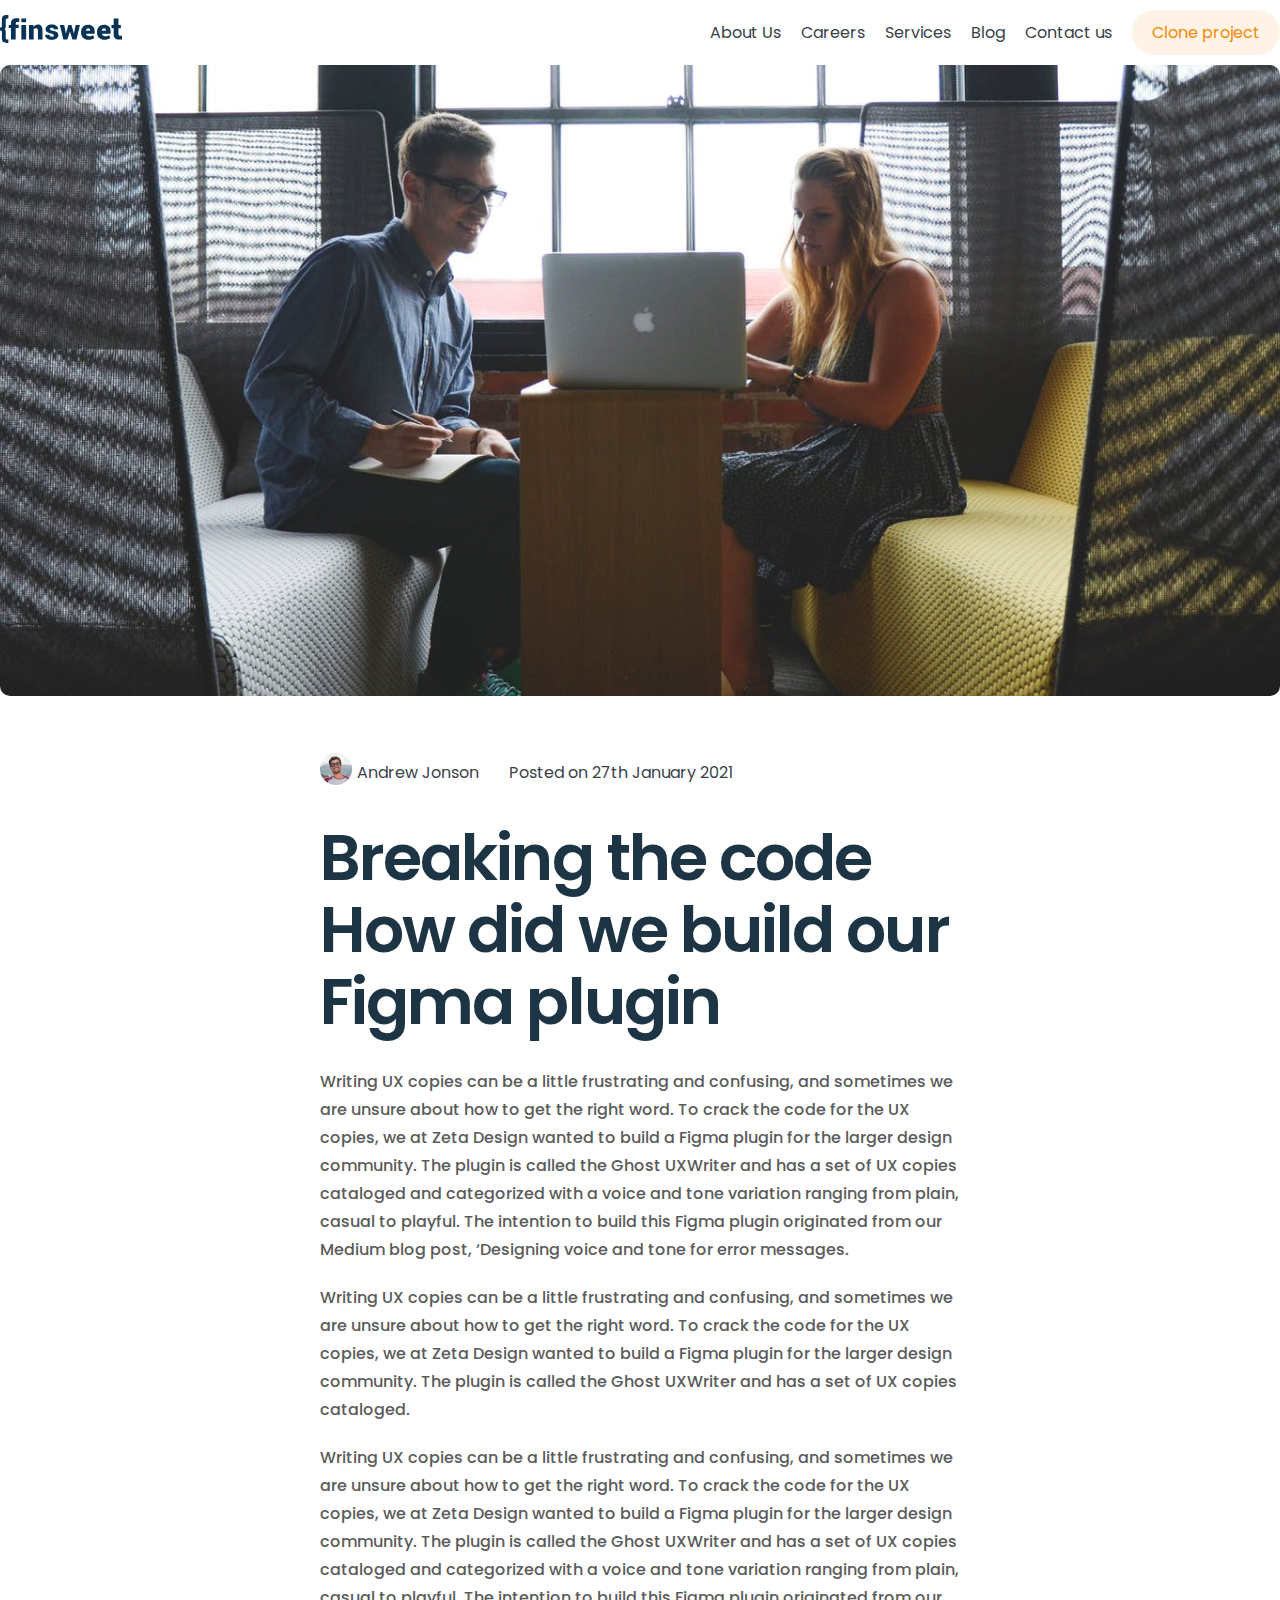
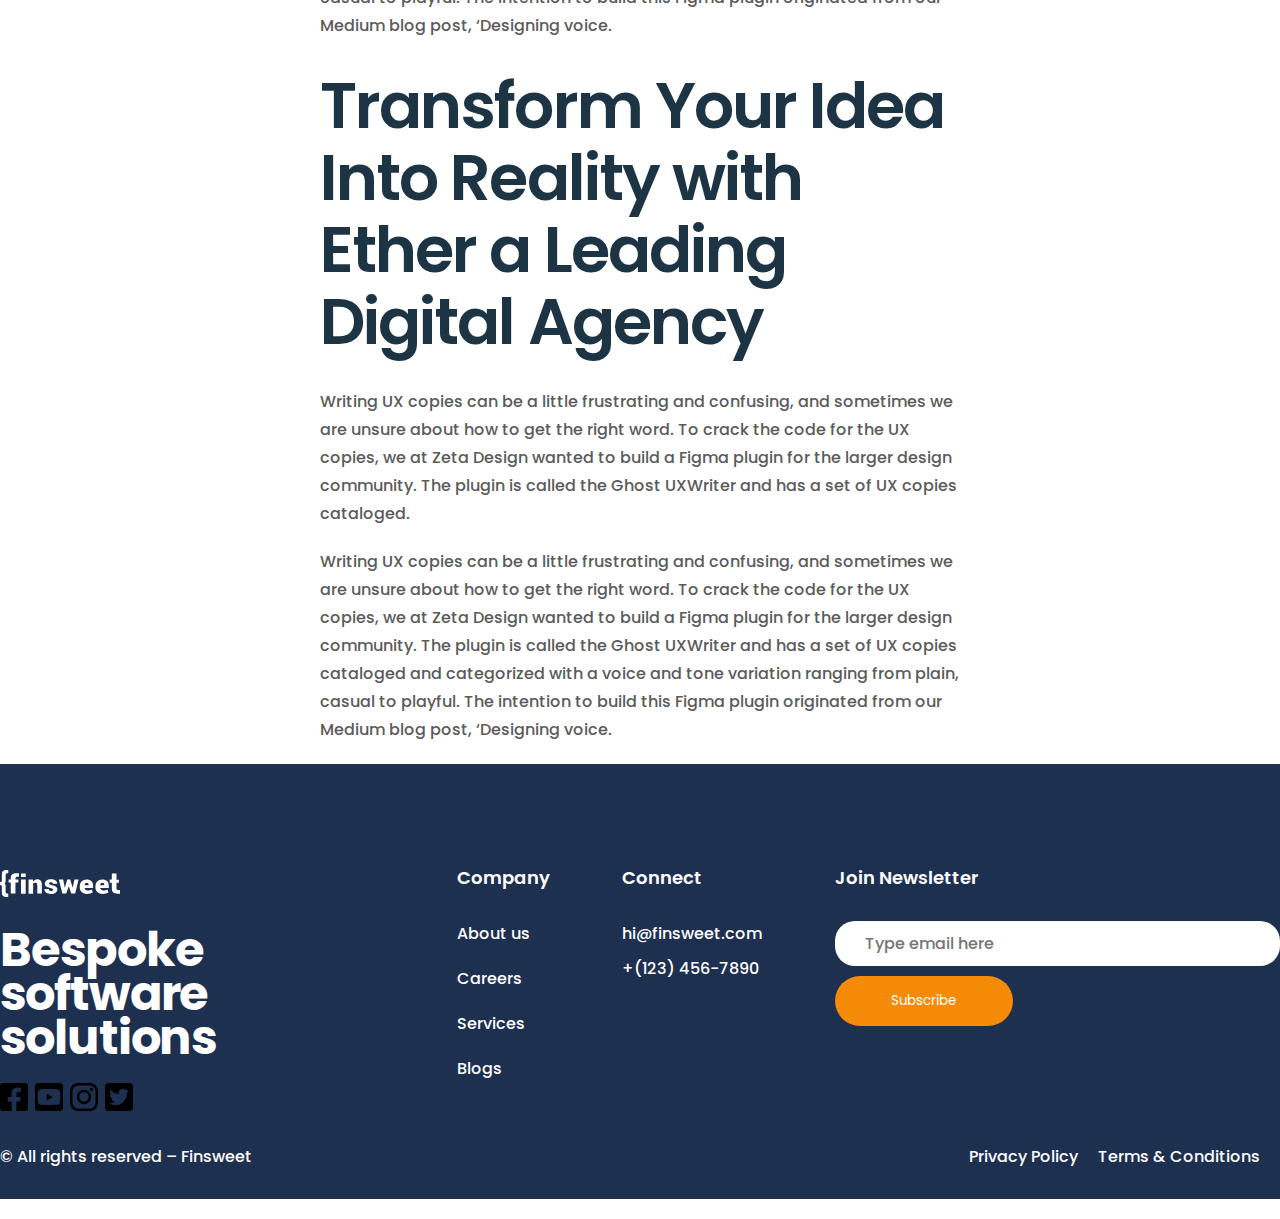
<file: blog_inner.html>
<!DOCTYPE html>
<html lang="en">
  <head>
    <meta charset="UTF-8" />
    <meta name="viewport" content="width=device-width, initial-scale=1.0" />
    <link rel="preconnect" href="https://fonts.googleapis.com" />
    <link rel="preconnect" href="https://fonts.gstatic.com" crossorigin />
    <link
      href="https://cdn.jsdelivr.net/npm/bootstrap@5.3.0/dist/css/bootstrap.min.css"
      rel="stylesheet"
      integrity="sha384-9ndCyUaIbzAi2FUVXJi0CjmCapSmO7SnpJef0486qhLnuZ2cdeRhO02iuK6FUUVM"
      crossorigin="anonymous"
    />
    <link
      href="https://fonts.googleapis.com/css2?family=Poppins:wght@500&display=swap"
      rel="stylesheet"
    />
    <link rel="stylesheet" href="style.css" />
    <link rel="stylesheet" href="grid.css" />
    <title>BlogInner</title>
  </head>
  <body>
    <div class="main">
      <!-- navbar section -->
      <div class="navbar_section">
        <div class="navbar">
          <div class="navbar_logo">
            <img src="images\Logo_finsweet.svg" alt="logo" />
          </div>
          <div class="navbar_right">
            <div class="navbar_list">
              <ul>
                <li><a href="about_us.html">About Us</a></li>
                <li><a href="Careers.html">Careers</a></li>
                <li><a href="services.html">Services</a></li>
                <li><a href="blog.html">Blog</a></li>
                <li><a href="contact_us.html">Contact us</a></li>
              </ul>
            </div>
            <button>Clone project</button>
          </div>
        </div>
        <label for="nav_input" class="navbar_btn">
            <!-- <img src="images\bars-solid.svg" alt=""> -->
          <svg xmlns="http://www.w3.org/2000/svg" height="40px" viewBox="0 0 448 512"><!--! Font Awesome Free 6.4.0 by @fontawesome - https://fontawesome.com License - https://fontawesome.com/license (Commercial License) Copyright 2023 Fonticons, Inc. --><path d="M0 96C0 78.3 14.3 64 32 64H416c17.7 0 32 14.3 32 32s-14.3 32-32 32H32C14.3 128 0 113.7 0 96zM0 256c0-17.7 14.3-32 32-32H416c17.7 0 32 14.3 32 32s-14.3 32-32 32H32c-17.7 0-32-14.3-32-32zM448 416c0 17.7-14.3 32-32 32H32c-17.7 0-32-14.3-32-32s14.3-32 32-32H416c17.7 0 32 14.3 32 32z"/></svg>

        </label>
        <input type="checkbox" class="nav_mobile_input" name="" id="nav_input">
        <label for="nav_input" class="nav_overlay"></label>
        <div class="nav_mobile">
          <label for="nav_input" class="navbar_close">
            <svg xmlns="http://www.w3.org/2000/svg" height="1em" viewBox="0 0 512 512"><!--! Font Awesome Free 6.4.0 by @fontawesome - https://fontawesome.com License - https://fontawesome.com/license (Commercial License) Copyright 2023 Fonticons, Inc. --><path d="M256 48a208 208 0 1 1 0 416 208 208 0 1 1 0-416zm0 464A256 256 0 1 0 256 0a256 256 0 1 0 0 512zM175 175c-9.4 9.4-9.4 24.6 0 33.9l47 47-47 47c-9.4 9.4-9.4 24.6 0 33.9s24.6 9.4 33.9 0l47-47 47 47c9.4 9.4 24.6 9.4 33.9 0s9.4-24.6 0-33.9l-47-47 47-47c9.4-9.4 9.4-24.6 0-33.9s-24.6-9.4-33.9 0l-47 47-47-47c-9.4-9.4-24.6-9.4-33.9 0z"/></svg>
          </label>
            <ul class="mobile_list">
              <li class="nav_mobile_link"><a href="about_us.html">About Us</a></li>
              <li class="nav_mobile_link"><a href="Careers.html">Careers</a></li>
              <li class="nav_mobile_link"><a href="services.html">Services</a></li>
              <li class="nav_mobile_link"><a href="blog.html">Blog</a></li>
              <li class="nav_mobile_link"><a href="contact_us.html">Contact us</a></li>
            </ul>
          </div>
        </div>
      </div>
    <div class="blog_header_img">
        <img src="images\blogimg.png" alt="">
    </div>
    <div class="blog_page_content_wrapper">
        <div class="blog_page_content">
        <div class="blog_page_content_author">
            <div class="author_img">
                <img src="images\author.png" alt="">
            </div>
            <div class="author_name">Andrew Jonson</div>
            <div class="posted_time">Posted on 27th January 2021</div>
        </div>
        <div class="blog_page_content_">
            <div class="blog_page_content_title">Breaking the code How did we build our Figma plugin </div>
            <div class="blog_page_content_text">
                <p>Writing UX copies can be a little frustrating and confusing, and sometimes we are unsure about how to get the right word. To crack the code for the UX copies, we at Zeta Design wanted to build a Figma plugin for the larger design community. The plugin is called the Ghost UXWriter and has a set of UX copies cataloged and categorized with a voice and tone variation ranging from plain, casual to playful. The intention to build this Figma plugin originated from our Medium blog post, ‘Designing voice and tone for error messages.</p>
                <p>Writing UX copies can be a little frustrating and confusing, and sometimes we are unsure about how to get the right word. To crack the code for the UX copies, we at Zeta Design wanted to build a Figma plugin for the larger design community. The plugin is called the Ghost UXWriter and has a set of UX copies cataloged.</p>
                <p>Writing UX copies can be a little frustrating and confusing, and sometimes we are unsure about how to get the right word. To crack the code for the UX copies, we at Zeta Design wanted to build a Figma plugin for the larger design community. The plugin is called the Ghost UXWriter and has a set of UX copies cataloged and categorized with a voice and tone variation ranging from plain, casual to playful. The intention to build this Figma plugin originated from our Medium blog post, ‘Designing voice.</p>
            </div>
            <div class="blog_page_content_title">Transform Your Idea Into Reality with Ether a Leading Digital Agency</div>
            <div class="blog_page_content_text">
                <p>Writing UX copies can be a little frustrating and confusing, and sometimes we are unsure about how to get the right word. To crack the code for the UX copies, we at Zeta Design wanted to build a Figma plugin for the larger design community. The plugin is called the Ghost UXWriter and has a set of UX copies cataloged.</p>
                
                <p>Writing UX copies can be a little frustrating and confusing, and sometimes we are unsure about how to get the right word. To crack the code for the UX copies, we at Zeta Design wanted to build a Figma plugin for the larger design community. The plugin is called the Ghost UXWriter and has a set of UX copies cataloged and categorized with a voice and tone variation ranging from plain, casual to playful. The intention to build this Figma plugin originated from our Medium blog post, ‘Designing voice.</p>
            </div>

        </div>

    </div>
    </div>
    

    



    <div class="footer_section">
          <div class="footer">
            <div class="footer_top">
              <div class="footer_left">
                <a href="index.html"><img src="images\Logo (3).svg" alt="" /></a>   
                <h2>Bespoke software solutions</h2>
                <a href="#"><svg xmlns="http://www.w3.org/2000/svg" height="1em" viewBox="0 0 448 512"><!--! Font Awesome Free 6.4.0 by @fontawesome - https://fontawesome.com License - https://fontawesome.com/license (Commercial License) Copyright 2023 Fonticons, Inc. --><path d="M400 32H48A48 48 0 0 0 0 80v352a48 48 0 0 0 48 48h137.25V327.69h-63V256h63v-54.64c0-62.15 37-96.48 93.67-96.48 27.14 0 55.52 4.84 55.52 4.84v61h-31.27c-30.81 0-40.42 19.12-40.42 38.73V256h68.78l-11 71.69h-57.78V480H400a48 48 0 0 0 48-48V80a48 48 0 0 0-48-48z"/></svg></a>
                <a href="#"><svg xmlns="http://www.w3.org/2000/svg" height="1em" viewBox="0 0 448 512"><!--! Font Awesome Free 6.4.0 by @fontawesome - https://fontawesome.com License - https://fontawesome.com/license (Commercial License) Copyright 2023 Fonticons, Inc. --><path d="M186.8 202.1l95.2 54.1-95.2 54.1V202.1zM448 80v352c0 26.5-21.5 48-48 48H48c-26.5 0-48-21.5-48-48V80c0-26.5 21.5-48 48-48h352c26.5 0 48 21.5 48 48zm-42 176.3s0-59.6-7.6-88.2c-4.2-15.8-16.5-28.2-32.2-32.4C337.9 128 224 128 224 128s-113.9 0-142.2 7.7c-15.7 4.2-28 16.6-32.2 32.4-7.6 28.5-7.6 88.2-7.6 88.2s0 59.6 7.6 88.2c4.2 15.8 16.5 27.7 32.2 31.9C110.1 384 224 384 224 384s113.9 0 142.2-7.7c15.7-4.2 28-16.1 32.2-31.9 7.6-28.5 7.6-88.1 7.6-88.1z"/></svg></a>
                <a href="#"><svg xmlns="http://www.w3.org/2000/svg" height="1em" viewBox="0 0 448 512"><!--! Font Awesome Free 6.4.0 by @fontawesome - https://fontawesome.com License - https://fontawesome.com/license (Commercial License) Copyright 2023 Fonticons, Inc. --><path d="M224.1 141c-63.6 0-114.9 51.3-114.9 114.9s51.3 114.9 114.9 114.9S339 319.5 339 255.9 287.7 141 224.1 141zm0 189.6c-41.1 0-74.7-33.5-74.7-74.7s33.5-74.7 74.7-74.7 74.7 33.5 74.7 74.7-33.6 74.7-74.7 74.7zm146.4-194.3c0 14.9-12 26.8-26.8 26.8-14.9 0-26.8-12-26.8-26.8s12-26.8 26.8-26.8 26.8 12 26.8 26.8zm76.1 27.2c-1.7-35.9-9.9-67.7-36.2-93.9-26.2-26.2-58-34.4-93.9-36.2-37-2.1-147.9-2.1-184.9 0-35.8 1.7-67.6 9.9-93.9 36.1s-34.4 58-36.2 93.9c-2.1 37-2.1 147.9 0 184.9 1.7 35.9 9.9 67.7 36.2 93.9s58 34.4 93.9 36.2c37 2.1 147.9 2.1 184.9 0 35.9-1.7 67.7-9.9 93.9-36.2 26.2-26.2 34.4-58 36.2-93.9 2.1-37 2.1-147.8 0-184.8zM398.8 388c-7.8 19.6-22.9 34.7-42.6 42.6-29.5 11.7-99.5 9-132.1 9s-102.7 2.6-132.1-9c-19.6-7.8-34.7-22.9-42.6-42.6-11.7-29.5-9-99.5-9-132.1s-2.6-102.7 9-132.1c7.8-19.6 22.9-34.7 42.6-42.6 29.5-11.7 99.5-9 132.1-9s102.7-2.6 132.1 9c19.6 7.8 34.7 22.9 42.6 42.6 11.7 29.5 9 99.5 9 132.1s2.7 102.7-9 132.1z"/></svg></a>
                <a href="#"><svg xmlns="http://www.w3.org/2000/svg" height="1em" viewBox="0 0 448 512"><!--! Font Awesome Free 6.4.0 by @fontawesome - https://fontawesome.com License - https://fontawesome.com/license (Commercial License) Copyright 2023 Fonticons, Inc. --><path d="M400 32H48C21.5 32 0 53.5 0 80v352c0 26.5 21.5 48 48 48h352c26.5 0 48-21.5 48-48V80c0-26.5-21.5-48-48-48zm-48.9 158.8c.2 2.8.2 5.7.2 8.5 0 86.7-66 186.6-186.6 186.6-37.2 0-71.7-10.8-100.7-29.4 5.3.6 10.4.8 15.8.8 30.7 0 58.9-10.4 81.4-28-28.8-.6-53-19.5-61.3-45.5 10.1 1.5 19.2 1.5 29.6-1.2-30-6.1-52.5-32.5-52.5-64.4v-.8c8.7 4.9 18.9 7.9 29.6 8.3a65.447 65.447 0 0 1-29.2-54.6c0-12.2 3.2-23.4 8.9-33.1 32.3 39.8 80.8 65.8 135.2 68.6-9.3-44.5 24-80.6 64-80.6 18.9 0 35.9 7.9 47.9 20.7 14.8-2.8 29-8.3 41.6-15.8-4.9 15.2-15.2 28-28.8 36.1 13.2-1.4 26-5.1 37.8-10.2-8.9 13.1-20.1 24.7-32.9 34z"/></svg></a>
              </div>
              <div class="company">
                <a href="#" class="com">Company</a>
                <div class="other">
                  <a href="about_us.html"> About us</a>
                  <a href="Careers.html">Careers</a>
                  <a href="services.html">Services</a>
                  <a href="blog.html">Blogs</a>
                </div>
              </div>
              <div class="connect">
                <div class="connect_head">Connect</div>
                <div class="connect_more">
                  <div>hi@finsweet.com</div>
                  <div>+(123) 456-7890</div>
                </div>
              </div>
              <div class="subscribe">
                <div>Join Newsletter</div>
                <input type="email" id="email_footer" placeholder="Type email here">
                <input type="submit" value="Subscribe" id="subscribe_button">
                
              </div>
            </div>
          </div>
          <div class="footer-bottom">
            <div class="allright">© All rights reserved – Finsweet</div>
            <a href="privacy.html" class="privacy">Privacy Policy</a>
            <a href="#" class="term">Terms & Conditions</a>
          </div>
        </div>
      </div>
    </div>
    <script
      src="https://cdn.jsdelivr.net/npm/bootstrap@5.3.0/dist/js/bootstrap.bundle.min.js"
      integrity="sha384-geWF76RCwLtnZ8qwWowPQNguL3RmwHVBC9FhGdlKrxdiJJigb/j/68SIy3Te4Bkz"
      crossorigin="anonymous"
    ></script>
  </body>
</html>
</file>
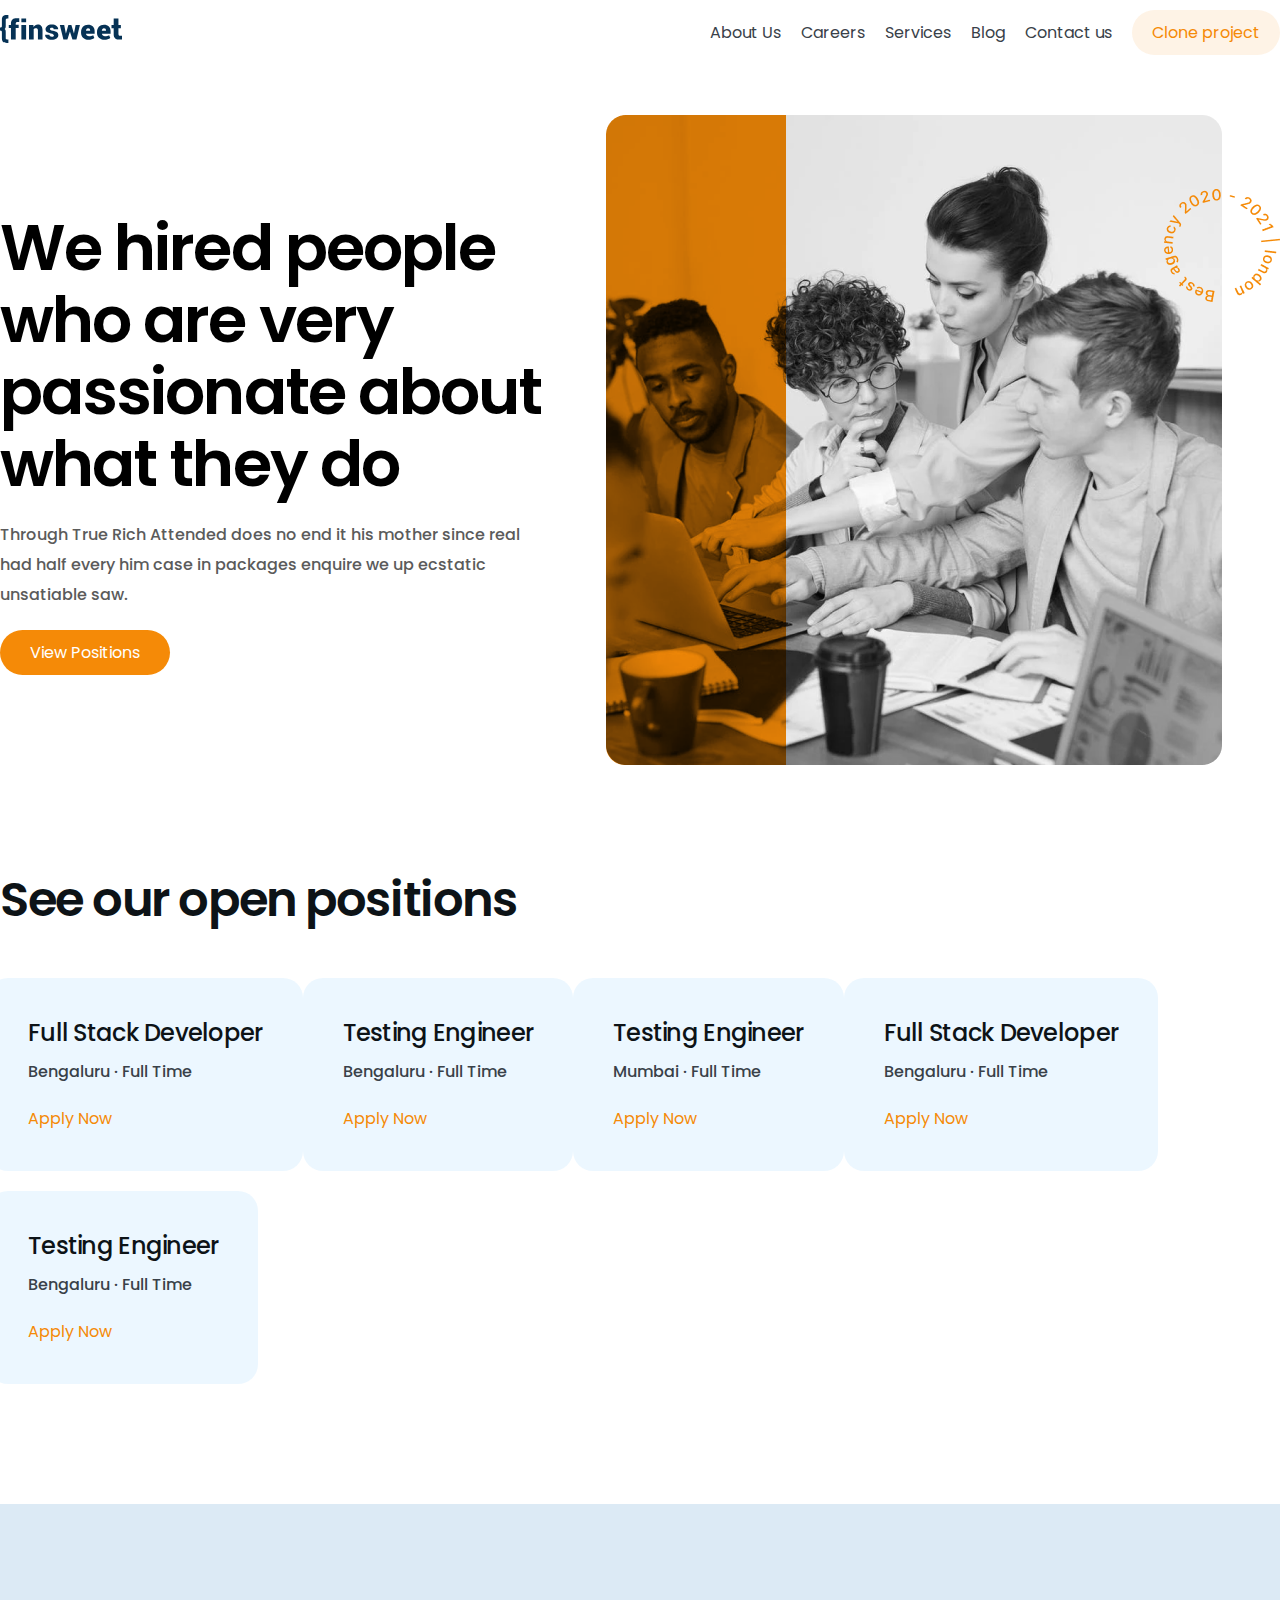
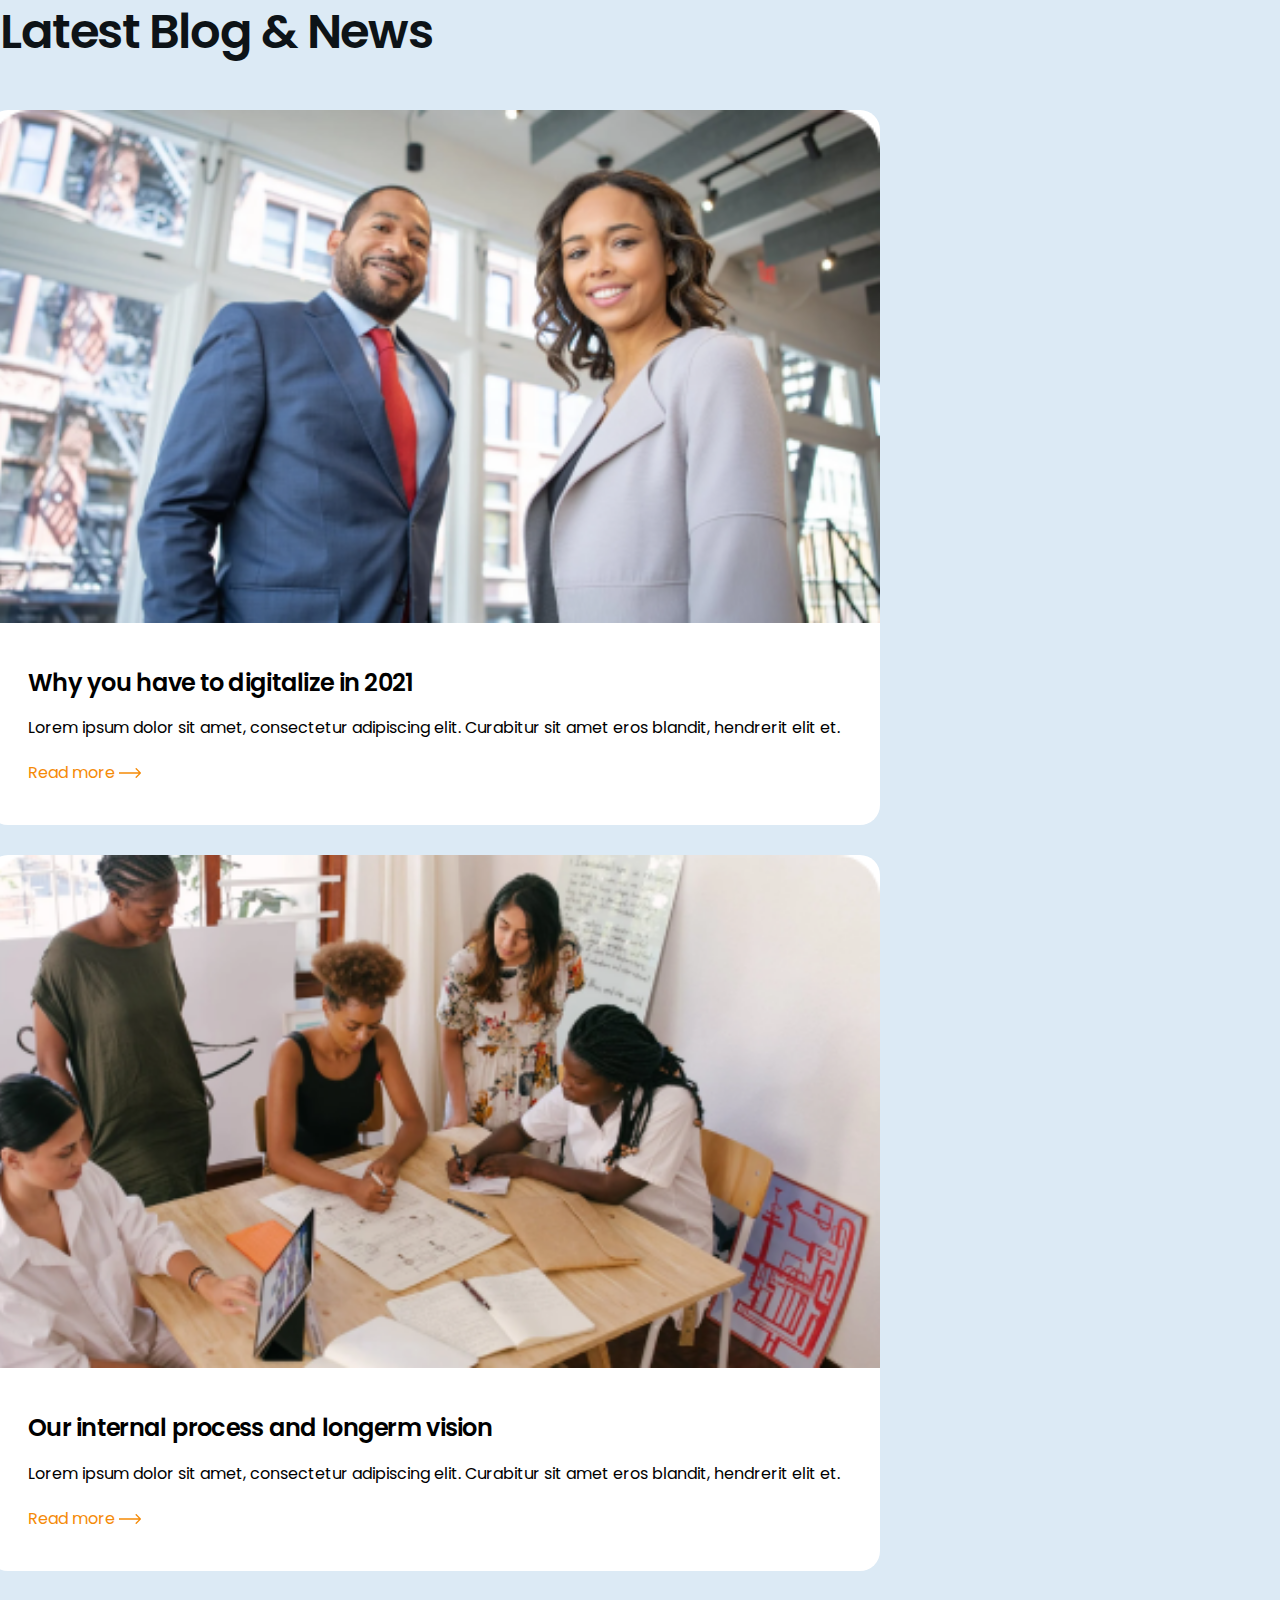
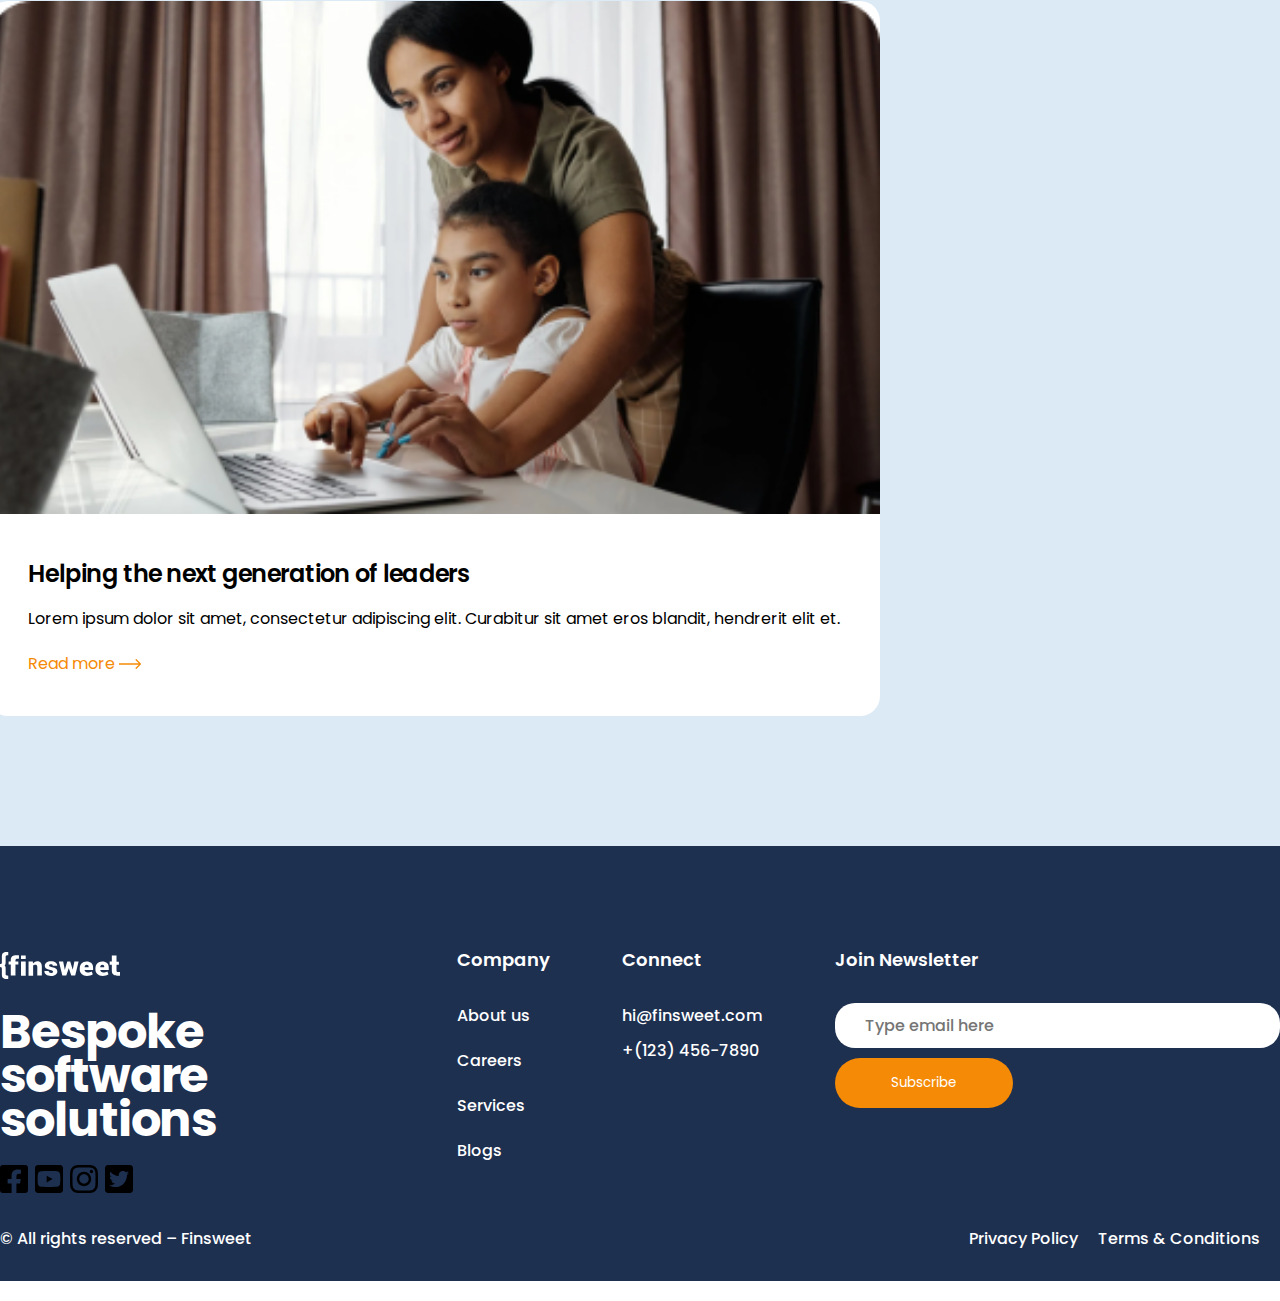
<file: Careers.html>
<!DOCTYPE html>
<html lang="en">
  <head>
    <meta charset="UTF-8" />
    <meta name="viewport" content="width=device-width, initial-scale=1.0" />
    <link rel="preconnect" href="https://fonts.googleapis.com" />
    <link rel="preconnect" href="https://fonts.gstatic.com" crossorigin />
    <link
      href="https://cdn.jsdelivr.net/npm/bootstrap@5.3.0/dist/css/bootstrap.min.css"
      rel="stylesheet"
      integrity="sha384-9ndCyUaIbzAi2FUVXJi0CjmCapSmO7SnpJef0486qhLnuZ2cdeRhO02iuK6FUUVM"
      crossorigin="anonymous"
    />
    <link
      href="https://fonts.googleapis.com/css2?family=Poppins:wght@500&display=swap"
      rel="stylesheet"
    />
    <link rel="stylesheet" href="style.css" />
    <link rel="stylesheet" href="grid.css" />
    <title>Careers</title>
  </head>
  <body>
    <div class="main">
      <!-- navbar section -->
      <!-- navbar section -->
      <div class="navbar_section">
        <div class="navbar">
          <div class="navbar_logo">
            <a href="index.html"><img src="images\Logo_finsweet.svg" alt="logo" /></a>
          </div>
          <div class="navbar_right">
            <div class="navbar_list">
              <ul>
                <li><a href="about_us.html">About Us</a></li>
                <li><a href="Careers.html">Careers</a></li>
                <li><a href="services.html">Services</a></li>
                <li><a href="blog.html">Blog</a></li>
                <li><a href="contact_us.html">Contact us</a></li>
              </ul>
            </div>
            <button>Clone project</button>
          </div>
        </div>
        <label for="nav_input" class="navbar_btn">
            <!-- <img src="images\bars-solid.svg" alt=""> -->
          <svg xmlns="http://www.w3.org/2000/svg" height="40px" viewBox="0 0 448 512"><!--! Font Awesome Free 6.4.0 by @fontawesome - https://fontawesome.com License - https://fontawesome.com/license (Commercial License) Copyright 2023 Fonticons, Inc. --><path d="M0 96C0 78.3 14.3 64 32 64H416c17.7 0 32 14.3 32 32s-14.3 32-32 32H32C14.3 128 0 113.7 0 96zM0 256c0-17.7 14.3-32 32-32H416c17.7 0 32 14.3 32 32s-14.3 32-32 32H32c-17.7 0-32-14.3-32-32zM448 416c0 17.7-14.3 32-32 32H32c-17.7 0-32-14.3-32-32s14.3-32 32-32H416c17.7 0 32 14.3 32 32z"/></svg>

        </label>
        <input type="checkbox" class="nav_mobile_input" name="" id="nav_input">
        <label for="nav_input" class="nav_overlay"></label>
        <div class="nav_mobile">
          <label for="nav_input" class="navbar_close">
            <svg xmlns="http://www.w3.org/2000/svg" height="1em" viewBox="0 0 512 512"><!--! Font Awesome Free 6.4.0 by @fontawesome - https://fontawesome.com License - https://fontawesome.com/license (Commercial License) Copyright 2023 Fonticons, Inc. --><path d="M256 48a208 208 0 1 1 0 416 208 208 0 1 1 0-416zm0 464A256 256 0 1 0 256 0a256 256 0 1 0 0 512zM175 175c-9.4 9.4-9.4 24.6 0 33.9l47 47-47 47c-9.4 9.4-9.4 24.6 0 33.9s24.6 9.4 33.9 0l47-47 47 47c9.4 9.4 24.6 9.4 33.9 0s9.4-24.6 0-33.9l-47-47 47-47c9.4-9.4 9.4-24.6 0-33.9s-24.6-9.4-33.9 0l-47 47-47-47c-9.4-9.4-24.6-9.4-33.9 0z"/></svg>
          </label>
            <ul class="mobile_list">
              <li class="nav_mobile_link"><a href="about_us.html">About Us</a></li>
              <li class="nav_mobile_link"><a href="Careers.html">Careers</a></li>
              <li class="nav_mobile_link"><a href="services.html">Services</a></li>
              <li class="nav_mobile_link"><a href="blog.html">Blog</a></li>
              <li class="nav_mobile_link"><a href="contact_us.html">Contact us</a></li>
            </ul>
          </div>
        </div>
      </div>
      <div class="service_header">
        <div class="service_header_content">
          <div class="svheader_title">
            We hired people who are very passionate about what they do
          </div>
          <div class="svheader_content">
            Through True Rich Attended does no end it his mother since real had half every him case in packages enquire we up ecstatic unsatiable saw.
          </div>
          <a href="Careers.html"><button class="svheader_button">View Positions</button></a>
        </div>
        <div class="service_header_img">
          <img src="images\Header image (1).png" alt="" />
          <!-- <img src="images\Circle.png" alt="" class="circle_header" /> -->
          <!-- <img src="images\Orange.png" alt="" class="orangee" /> -->
        </div>
      </div>
    </div>
    <div class="position_wrapper">
        <div class="positions">
            <div class="position_title">See our open positions </div>
            <div class="container">
                <div class="row">
                    <a href="careers_detail.html" class="col-xl-4 col-sm-6">
                        <div class="position_detail">
                            <div class="position_name">Full Stack Developer</div>
                            <div class="position_type">Bengaluru · Full Time </div> 
                            <span>Apply Now</span>  
                        </div>
                    </a>

                    <a href="careers_detail.html"  class="col-xl-4 col-sm-6">
                        <div class="position_detail">
                            <div class="position_name">Testing Engineer</div>
                            <div class="position_type">Bengaluru · Full Time </div> 
                            <span>Apply Now</span>  
                        </div>
                    </a>

                    <a href="careers_detail.html"  class="col-xl-4 col-sm-6">
                        <div class="position_detail">
                            <div class="position_name">Testing Engineer</div>
                            <div class="position_type">Mumbai · Full Time  </div> 
                            <span>Apply Now</span>  
                        </div>
                    </a>

                    <a href="careers_detail.html"  class="col-xl-4 col-sm-6">
                        <div class="position_detail">
                            <div class="position_name">Full Stack Developer</div>
                            <div class="position_type">Bengaluru · Full Time </div> 
                            <span>Apply Now</span>  
                        </div>
                    </a>

                    <a href="careers_detail.html"  class="col-xl-4 col-sm-6">
                        <div class="position_detail">
                            <div class="position_name">Testing Engineer</div>
                            <div class="position_type">Bengaluru · Full Time  </div> 
                            <span>Apply Now</span>  
                        </div>
                    </a>
                </div>
            </div>
        </div>
    </div>
    <div class="all_posts_wrapper">
          <div class="all_posts">
            <div class="all_posts_title">Latest Blog & News</div>
            <div class="container">
              <div class="row">
                <a href="blog_inner.html"  class="col-xl-4 col-sm-6">
                  <div class="item1">
                    <img class="item_img" src="images\Image (7).png" alt="" />
                    <div class="group_content">
                      <div class="item_title">
                        Why you have to digitalize in 2021
                      </div>
                      <div class="item_content">
                        Lorem ipsum dolor sit amet, consectetur adipiscing elit.
                        Curabitur sit amet eros blandit, hendrerit elit et.
                      </div>
                      <span>Read more</span>
                      <img src="images\Icon.svg" alt="" />
                    </div>
                  </div>
                </a>

                <a href="blog_inner.html" class="col-xl-4 col-sm-6">
                  <div class="item1">
                    <img class="item_img" src="images\Image (8).png" alt="" />
                    <div class="group_content">
                      <div class="item_title">
                        Our internal process and longerm vision
                      </div>
                      <div class="item_content">
                        Lorem ipsum dolor sit amet, consectetur adipiscing elit.
                        Curabitur sit amet eros blandit, hendrerit elit et.
                      </div>
                      <span>Read more</span>
                      <img src="images\Icon.svg" alt="" />
                    </div>
                  </div>
                </a>
                <a href="blog_inner.html" class="col-xl-4 col-sm-6">
                  <div class="item1">
                    <img class="item_img" src="images\Image (9).png" alt="" />
                    <div class="group_content">
                      <div class="item_title">
                        Helping the next generation of leaders
                      </div>
                      <div class="item_content">
                        Lorem ipsum dolor sit amet, consectetur adipiscing elit.
                        Curabitur sit amet eros blandit, hendrerit elit et.
                      </div>
                      <span>Read more</span>
                      <img src="images\Icon.svg" alt="" />
                    </div>
                  </div>
                </a>
              </div>
            </div>
          </div>
        </div>
        <div class="footer_section">
          <div class="footer">
            <div class="footer_top">
              <div class="footer_left">
                <a href="index.html"><img src="images\Logo (3).svg" alt="" /></a>   
                <h2>Bespoke software solutions</h2>
                <a href="#"><svg xmlns="http://www.w3.org/2000/svg" height="1em" viewBox="0 0 448 512"><!--! Font Awesome Free 6.4.0 by @fontawesome - https://fontawesome.com License - https://fontawesome.com/license (Commercial License) Copyright 2023 Fonticons, Inc. --><path d="M400 32H48A48 48 0 0 0 0 80v352a48 48 0 0 0 48 48h137.25V327.69h-63V256h63v-54.64c0-62.15 37-96.48 93.67-96.48 27.14 0 55.52 4.84 55.52 4.84v61h-31.27c-30.81 0-40.42 19.12-40.42 38.73V256h68.78l-11 71.69h-57.78V480H400a48 48 0 0 0 48-48V80a48 48 0 0 0-48-48z"/></svg></a>
                <a href="#"><svg xmlns="http://www.w3.org/2000/svg" height="1em" viewBox="0 0 448 512"><!--! Font Awesome Free 6.4.0 by @fontawesome - https://fontawesome.com License - https://fontawesome.com/license (Commercial License) Copyright 2023 Fonticons, Inc. --><path d="M186.8 202.1l95.2 54.1-95.2 54.1V202.1zM448 80v352c0 26.5-21.5 48-48 48H48c-26.5 0-48-21.5-48-48V80c0-26.5 21.5-48 48-48h352c26.5 0 48 21.5 48 48zm-42 176.3s0-59.6-7.6-88.2c-4.2-15.8-16.5-28.2-32.2-32.4C337.9 128 224 128 224 128s-113.9 0-142.2 7.7c-15.7 4.2-28 16.6-32.2 32.4-7.6 28.5-7.6 88.2-7.6 88.2s0 59.6 7.6 88.2c4.2 15.8 16.5 27.7 32.2 31.9C110.1 384 224 384 224 384s113.9 0 142.2-7.7c15.7-4.2 28-16.1 32.2-31.9 7.6-28.5 7.6-88.1 7.6-88.1z"/></svg></a>
                <a href="#"><svg xmlns="http://www.w3.org/2000/svg" height="1em" viewBox="0 0 448 512"><!--! Font Awesome Free 6.4.0 by @fontawesome - https://fontawesome.com License - https://fontawesome.com/license (Commercial License) Copyright 2023 Fonticons, Inc. --><path d="M224.1 141c-63.6 0-114.9 51.3-114.9 114.9s51.3 114.9 114.9 114.9S339 319.5 339 255.9 287.7 141 224.1 141zm0 189.6c-41.1 0-74.7-33.5-74.7-74.7s33.5-74.7 74.7-74.7 74.7 33.5 74.7 74.7-33.6 74.7-74.7 74.7zm146.4-194.3c0 14.9-12 26.8-26.8 26.8-14.9 0-26.8-12-26.8-26.8s12-26.8 26.8-26.8 26.8 12 26.8 26.8zm76.1 27.2c-1.7-35.9-9.9-67.7-36.2-93.9-26.2-26.2-58-34.4-93.9-36.2-37-2.1-147.9-2.1-184.9 0-35.8 1.7-67.6 9.9-93.9 36.1s-34.4 58-36.2 93.9c-2.1 37-2.1 147.9 0 184.9 1.7 35.9 9.9 67.7 36.2 93.9s58 34.4 93.9 36.2c37 2.1 147.9 2.1 184.9 0 35.9-1.7 67.7-9.9 93.9-36.2 26.2-26.2 34.4-58 36.2-93.9 2.1-37 2.1-147.8 0-184.8zM398.8 388c-7.8 19.6-22.9 34.7-42.6 42.6-29.5 11.7-99.5 9-132.1 9s-102.7 2.6-132.1-9c-19.6-7.8-34.7-22.9-42.6-42.6-11.7-29.5-9-99.5-9-132.1s-2.6-102.7 9-132.1c7.8-19.6 22.9-34.7 42.6-42.6 29.5-11.7 99.5-9 132.1-9s102.7-2.6 132.1 9c19.6 7.8 34.7 22.9 42.6 42.6 11.7 29.5 9 99.5 9 132.1s2.7 102.7-9 132.1z"/></svg></a>
                <a href="#"><svg xmlns="http://www.w3.org/2000/svg" height="1em" viewBox="0 0 448 512"><!--! Font Awesome Free 6.4.0 by @fontawesome - https://fontawesome.com License - https://fontawesome.com/license (Commercial License) Copyright 2023 Fonticons, Inc. --><path d="M400 32H48C21.5 32 0 53.5 0 80v352c0 26.5 21.5 48 48 48h352c26.5 0 48-21.5 48-48V80c0-26.5-21.5-48-48-48zm-48.9 158.8c.2 2.8.2 5.7.2 8.5 0 86.7-66 186.6-186.6 186.6-37.2 0-71.7-10.8-100.7-29.4 5.3.6 10.4.8 15.8.8 30.7 0 58.9-10.4 81.4-28-28.8-.6-53-19.5-61.3-45.5 10.1 1.5 19.2 1.5 29.6-1.2-30-6.1-52.5-32.5-52.5-64.4v-.8c8.7 4.9 18.9 7.9 29.6 8.3a65.447 65.447 0 0 1-29.2-54.6c0-12.2 3.2-23.4 8.9-33.1 32.3 39.8 80.8 65.8 135.2 68.6-9.3-44.5 24-80.6 64-80.6 18.9 0 35.9 7.9 47.9 20.7 14.8-2.8 29-8.3 41.6-15.8-4.9 15.2-15.2 28-28.8 36.1 13.2-1.4 26-5.1 37.8-10.2-8.9 13.1-20.1 24.7-32.9 34z"/></svg></a>
              </div>
              <div class="company">
                <a href="#" class="com">Company</a>
                <div class="other">
                  <a href="about_us.html"> About us</a>
                  <a href="Careers.html">Careers</a>
                  <a href="services.html">Services</a>
                  <a href="blog.html">Blogs</a>
                </div>
              </div>
              <div class="connect">
                <div class="connect_head">Connect</div>
                <div class="connect_more">
                  <div>hi@finsweet.com</div>
                  <div>+(123) 456-7890</div>
                </div>
              </div>
              <div class="subscribe">
                <div>Join Newsletter</div>
                <input type="email" id="email_footer" placeholder="Type email here">
                <input type="submit" value="Subscribe" id="subscribe_button">
                
              </div>
            </div>
          </div>
          <div class="footer-bottom">
            <div class="allright">© All rights reserved – Finsweet</div>
            <a href="privacy.html" class="privacy">Privacy Policy</a>
            <a href="#" class="term">Terms & Conditions</a>
          </div>
        </div>
      </div>
    </div>
    <script
      src="https://cdn.jsdelivr.net/npm/bootstrap@5.3.0/dist/js/bootstrap.bundle.min.js"
      integrity="sha384-geWF76RCwLtnZ8qwWowPQNguL3RmwHVBC9FhGdlKrxdiJJigb/j/68SIy3Te4Bkz"
      crossorigin="anonymous"
    ></script>
    </div>
  </body>
</html>
</file>
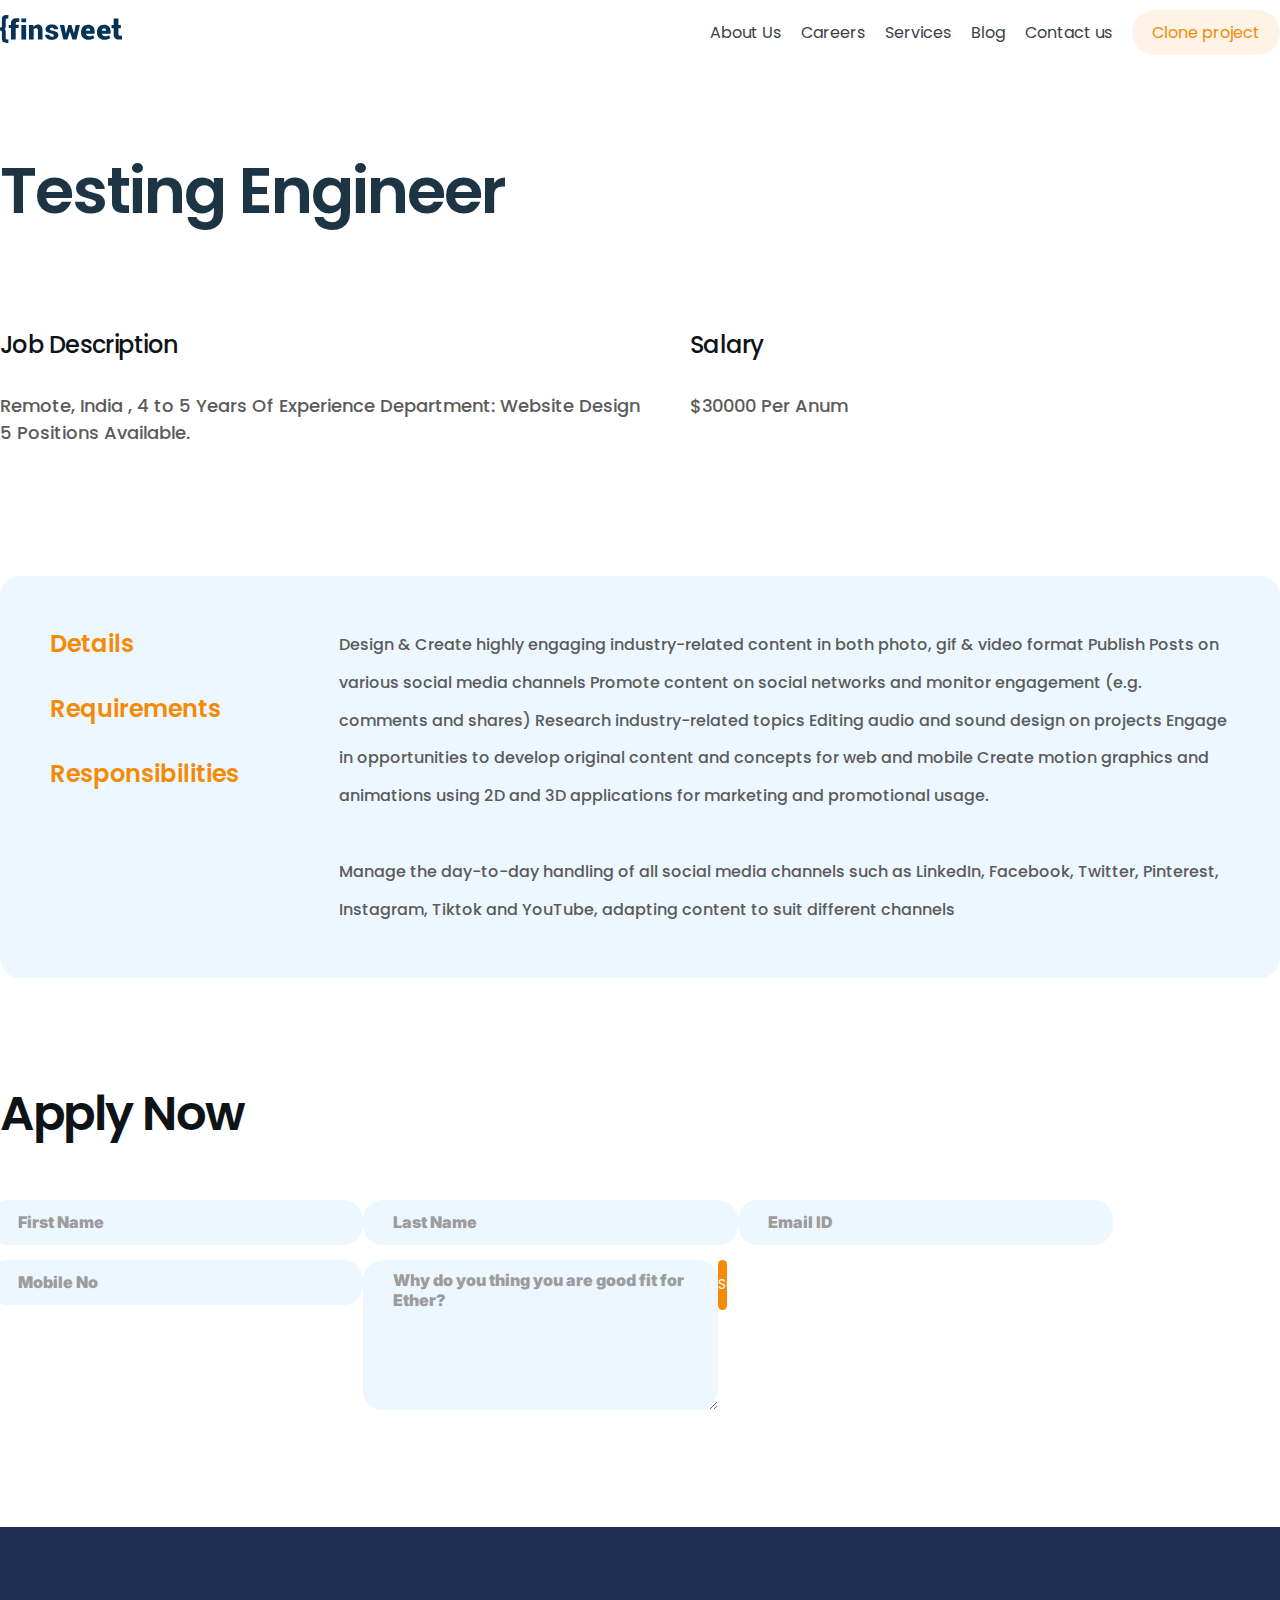
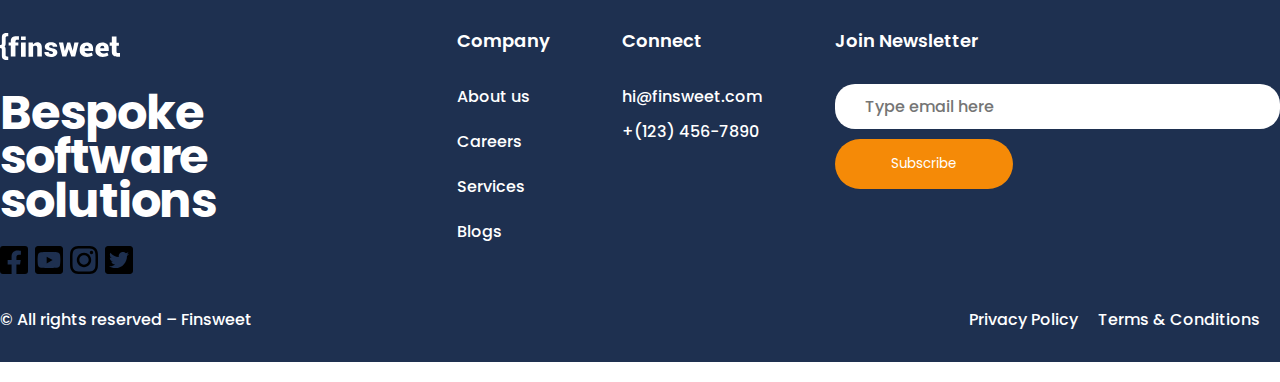
<file: careers_detail.html>
<!DOCTYPE html>
<html lang="en">
<head>
    <head>
    <meta charset="UTF-8" />
    <meta name="viewport" content="width=device-width, initial-scale=1.0" />
    <link rel="preconnect" href="https://fonts.googleapis.com" />
    <link rel="preconnect" href="https://fonts.gstatic.com" crossorigin />
    <link
      href="https://cdn.jsdelivr.net/npm/bootstrap@5.3.0/dist/css/bootstrap.min.css"
      rel="stylesheet"
      integrity="sha384-9ndCyUaIbzAi2FUVXJi0CjmCapSmO7SnpJef0486qhLnuZ2cdeRhO02iuK6FUUVM"
      crossorigin="anonymous"
    />
    <link
      href="https://fonts.googleapis.com/css2?family=Poppins:wght@500&display=swap"
      rel="stylesheet"
    />
    <link rel="preconnect" href="https://fonts.googleapis.com">
    <link rel="preconnect" href="https://fonts.gstatic.com" crossorigin>
    <link href="https://fonts.googleapis.com/css2?family=Inter:wght@200&display=swap" rel="stylesheet">
    <link rel="stylesheet" href="style.css" />
    <link rel="stylesheet" href="grid.css" />
    <title>Career Details</title>
</head>
<body>
    <div class="main">
        <!-- navbar section -->
      <div class="navbar_section">
        <div class="navbar">
          <div class="navbar_logo">
            <img src="images\Logo_finsweet.svg" alt="logo" />
          </div>
          <div class="navbar_right">
            <div class="navbar_list">
              <ul>
                <li><a href="about_us.html">About Us</a></li>
                <li><a href="Careers.html">Careers</a></li>
                <li><a href="services.html">Services</a></li>
                <li><a href="blog.html">Blog</a></li>
                <li><a href="contact_us.html">Contact us</a></li>
              </ul>
            </div>
            <button>Clone project</button>
          </div>
        </div>
        <label for="nav_input" class="navbar_btn">
            <!-- <img src="images\bars-solid.svg" alt=""> -->
          <svg xmlns="http://www.w3.org/2000/svg" height="40px" viewBox="0 0 448 512"><!--! Font Awesome Free 6.4.0 by @fontawesome - https://fontawesome.com License - https://fontawesome.com/license (Commercial License) Copyright 2023 Fonticons, Inc. --><path d="M0 96C0 78.3 14.3 64 32 64H416c17.7 0 32 14.3 32 32s-14.3 32-32 32H32C14.3 128 0 113.7 0 96zM0 256c0-17.7 14.3-32 32-32H416c17.7 0 32 14.3 32 32s-14.3 32-32 32H32c-17.7 0-32-14.3-32-32zM448 416c0 17.7-14.3 32-32 32H32c-17.7 0-32-14.3-32-32s14.3-32 32-32H416c17.7 0 32 14.3 32 32z"/></svg>

        </label>
        <input type="checkbox" class="nav_mobile_input" name="" id="nav_input">
        <label for="nav_input" class="nav_overlay"></label>
        <div class="nav_mobile">
          <label for="nav_input" class="navbar_close">
            <svg xmlns="http://www.w3.org/2000/svg" height="1em" viewBox="0 0 512 512"><!--! Font Awesome Free 6.4.0 by @fontawesome - https://fontawesome.com License - https://fontawesome.com/license (Commercial License) Copyright 2023 Fonticons, Inc. --><path d="M256 48a208 208 0 1 1 0 416 208 208 0 1 1 0-416zm0 464A256 256 0 1 0 256 0a256 256 0 1 0 0 512zM175 175c-9.4 9.4-9.4 24.6 0 33.9l47 47-47 47c-9.4 9.4-9.4 24.6 0 33.9s24.6 9.4 33.9 0l47-47 47 47c9.4 9.4 24.6 9.4 33.9 0s9.4-24.6 0-33.9l-47-47 47-47c9.4-9.4 9.4-24.6 0-33.9s-24.6-9.4-33.9 0l-47 47-47-47c-9.4-9.4-24.6-9.4-33.9 0z"/></svg>
          </label>
            <ul class="mobile_list">
              <li class="nav_mobile_link"><a href="about_us.html">About Us</a></li>
              <li class="nav_mobile_link"><a href="Careers.html">Careers</a></li>
              <li class="nav_mobile_link"><a href="services.html">Services</a></li>
              <li class="nav_mobile_link"><a href="blog.html">Blog</a></li>
              <li class="nav_mobile_link"><a href="contact_us.html">Contact us</a></li>
            </ul>
          </div>
        </div>
      </div>
      <div class="career_detail_wrapper">
        <div class="career_detail">
            <div class="job_title">Testing Engineer</div>
            <div class="jd">
                <div class="description">
                    <div class="des_title">Job Description</div>
                    <div class="des_content">Remote, India , 4 to 5 Years Of Experience Department: Website Design <br> 5 Positions Available.</div>
                
                </div>

                <div class="description">
                    <div class="des_title">Salary</div>
                    <div class="des_content">$30000 Per Anum </div>
                
                </div>
                
            </div>
            <div class="detail">
                <div class="detail_left">
                    <ul>
                        <li><a href="#">Details</a></li>
                        <li><a href="#">Requirements</a></li>
                        <li><a href="#">Responsibilities</a></li>
                    </ul>
                </div>
                <div class="detail_right">
                    Design & Create highly engaging industry-related content in both photo, gif & video format
Publish Posts on various social media channels
Promote content on social networks and monitor engagement (e.g. comments and shares)
Research industry-related topics
Editing audio and sound design on projects
Engage in opportunities to develop original content and concepts for web and mobile
Create motion graphics and animations using 2D and 3D applications for marketing and promotional usage. <br><br>

Manage the day-to-day handling of all social media channels such as LinkedIn, Facebook, Twitter, Pinterest, Instagram, Tiktok and YouTube, adapting content to suit different channels
                </div>
            </div>
            <div class="apply_section">
                <div class="apply_title">Apply Now</div>
                <div class="container">
                  <div class="row">
                    <div class="col-xl-6">
                      <div class="apply_input_item">
                        <input type="text" id="first_name_apply" placeholder="First Name">
                      </div>
                
                    </div>
                    <div class="col-xl-6">
                      <div class="input_item">
                        <input type="text" id="last_name_apply" placeholder="Last Name">
                      </div>
                
                    </div>
                    <div class="col-xl-6">
                      <div class="input_item">
                        <input type="email" id="email_apply" placeholder="Email ID">
                      </div>
                
                    </div>
                    <div class="col-xl-6">
                      <div class="input_item">
                        <input type="text" id="mobile_apply" placeholder="Mobile No">
                      </div>
                    </div>
                    <div class="col-xl-12">
                      <textarea name="input_reason" id="input_reason" placeholder="Why do you thing you are good fit for Ether?"></textarea>
                    </div>
                    <div class="col-xl-12">
                      <input type="submit" value="Submit">
                    </div>
                  </div>
                </div>
            </div>
        </div>
      </div>
      <div class="footer_section">
          <div class="footer">
            <div class="footer_top">
              <div class="footer_left">
                <a href="index.html"><img src="images\Logo (3).svg" alt="" /></a>   
                <h2>Bespoke software solutions</h2>
                <a href="#"><svg xmlns="http://www.w3.org/2000/svg" height="1em" viewBox="0 0 448 512"><!--! Font Awesome Free 6.4.0 by @fontawesome - https://fontawesome.com License - https://fontawesome.com/license (Commercial License) Copyright 2023 Fonticons, Inc. --><path d="M400 32H48A48 48 0 0 0 0 80v352a48 48 0 0 0 48 48h137.25V327.69h-63V256h63v-54.64c0-62.15 37-96.48 93.67-96.48 27.14 0 55.52 4.84 55.52 4.84v61h-31.27c-30.81 0-40.42 19.12-40.42 38.73V256h68.78l-11 71.69h-57.78V480H400a48 48 0 0 0 48-48V80a48 48 0 0 0-48-48z"/></svg></a>
                <a href="#"><svg xmlns="http://www.w3.org/2000/svg" height="1em" viewBox="0 0 448 512"><!--! Font Awesome Free 6.4.0 by @fontawesome - https://fontawesome.com License - https://fontawesome.com/license (Commercial License) Copyright 2023 Fonticons, Inc. --><path d="M186.8 202.1l95.2 54.1-95.2 54.1V202.1zM448 80v352c0 26.5-21.5 48-48 48H48c-26.5 0-48-21.5-48-48V80c0-26.5 21.5-48 48-48h352c26.5 0 48 21.5 48 48zm-42 176.3s0-59.6-7.6-88.2c-4.2-15.8-16.5-28.2-32.2-32.4C337.9 128 224 128 224 128s-113.9 0-142.2 7.7c-15.7 4.2-28 16.6-32.2 32.4-7.6 28.5-7.6 88.2-7.6 88.2s0 59.6 7.6 88.2c4.2 15.8 16.5 27.7 32.2 31.9C110.1 384 224 384 224 384s113.9 0 142.2-7.7c15.7-4.2 28-16.1 32.2-31.9 7.6-28.5 7.6-88.1 7.6-88.1z"/></svg></a>
                <a href="#"><svg xmlns="http://www.w3.org/2000/svg" height="1em" viewBox="0 0 448 512"><!--! Font Awesome Free 6.4.0 by @fontawesome - https://fontawesome.com License - https://fontawesome.com/license (Commercial License) Copyright 2023 Fonticons, Inc. --><path d="M224.1 141c-63.6 0-114.9 51.3-114.9 114.9s51.3 114.9 114.9 114.9S339 319.5 339 255.9 287.7 141 224.1 141zm0 189.6c-41.1 0-74.7-33.5-74.7-74.7s33.5-74.7 74.7-74.7 74.7 33.5 74.7 74.7-33.6 74.7-74.7 74.7zm146.4-194.3c0 14.9-12 26.8-26.8 26.8-14.9 0-26.8-12-26.8-26.8s12-26.8 26.8-26.8 26.8 12 26.8 26.8zm76.1 27.2c-1.7-35.9-9.9-67.7-36.2-93.9-26.2-26.2-58-34.4-93.9-36.2-37-2.1-147.9-2.1-184.9 0-35.8 1.7-67.6 9.9-93.9 36.1s-34.4 58-36.2 93.9c-2.1 37-2.1 147.9 0 184.9 1.7 35.9 9.9 67.7 36.2 93.9s58 34.4 93.9 36.2c37 2.1 147.9 2.1 184.9 0 35.9-1.7 67.7-9.9 93.9-36.2 26.2-26.2 34.4-58 36.2-93.9 2.1-37 2.1-147.8 0-184.8zM398.8 388c-7.8 19.6-22.9 34.7-42.6 42.6-29.5 11.7-99.5 9-132.1 9s-102.7 2.6-132.1-9c-19.6-7.8-34.7-22.9-42.6-42.6-11.7-29.5-9-99.5-9-132.1s-2.6-102.7 9-132.1c7.8-19.6 22.9-34.7 42.6-42.6 29.5-11.7 99.5-9 132.1-9s102.7-2.6 132.1 9c19.6 7.8 34.7 22.9 42.6 42.6 11.7 29.5 9 99.5 9 132.1s2.7 102.7-9 132.1z"/></svg></a>
                <a href="#"><svg xmlns="http://www.w3.org/2000/svg" height="1em" viewBox="0 0 448 512"><!--! Font Awesome Free 6.4.0 by @fontawesome - https://fontawesome.com License - https://fontawesome.com/license (Commercial License) Copyright 2023 Fonticons, Inc. --><path d="M400 32H48C21.5 32 0 53.5 0 80v352c0 26.5 21.5 48 48 48h352c26.5 0 48-21.5 48-48V80c0-26.5-21.5-48-48-48zm-48.9 158.8c.2 2.8.2 5.7.2 8.5 0 86.7-66 186.6-186.6 186.6-37.2 0-71.7-10.8-100.7-29.4 5.3.6 10.4.8 15.8.8 30.7 0 58.9-10.4 81.4-28-28.8-.6-53-19.5-61.3-45.5 10.1 1.5 19.2 1.5 29.6-1.2-30-6.1-52.5-32.5-52.5-64.4v-.8c8.7 4.9 18.9 7.9 29.6 8.3a65.447 65.447 0 0 1-29.2-54.6c0-12.2 3.2-23.4 8.9-33.1 32.3 39.8 80.8 65.8 135.2 68.6-9.3-44.5 24-80.6 64-80.6 18.9 0 35.9 7.9 47.9 20.7 14.8-2.8 29-8.3 41.6-15.8-4.9 15.2-15.2 28-28.8 36.1 13.2-1.4 26-5.1 37.8-10.2-8.9 13.1-20.1 24.7-32.9 34z"/></svg></a>
              </div>
              <div class="company">
                <a href="#" class="com">Company</a>
                <div class="other">
                  <a href="about_us.html"> About us</a>
                  <a href="Careers.html">Careers</a>
                  <a href="services.html">Services</a>
                  <a href="blog.html">Blogs</a>
                </div>
              </div>
              <div class="connect">
                <div class="connect_head">Connect</div>
                <div class="connect_more">
                  <div>hi@finsweet.com</div>
                  <div>+(123) 456-7890</div>
                </div>
              </div>
              <div class="subscribe">
                <div>Join Newsletter</div>
                <input type="email" id="email_footer" placeholder="Type email here">
                <input type="submit" value="Subscribe" id="subscribe_button">
                
              </div>
            </div>
          </div>
          <div class="footer-bottom">
            <div class="allright">© All rights reserved – Finsweet</div>
            <a href="privacy.html" class="privacy">Privacy Policy</a>
            <a href="#" class="term">Terms & Conditions</a>
          </div>
        </div>
      </div>
    </div>
    <script
      src="https://cdn.jsdelivr.net/npm/bootstrap@5.3.0/dist/js/bootstrap.bundle.min.js"
      integrity="sha384-geWF76RCwLtnZ8qwWowPQNguL3RmwHVBC9FhGdlKrxdiJJigb/j/68SIy3Te4Bkz"
      crossorigin="anonymous"
    ></script>
    </div>
    
</body>
</html>
</file>
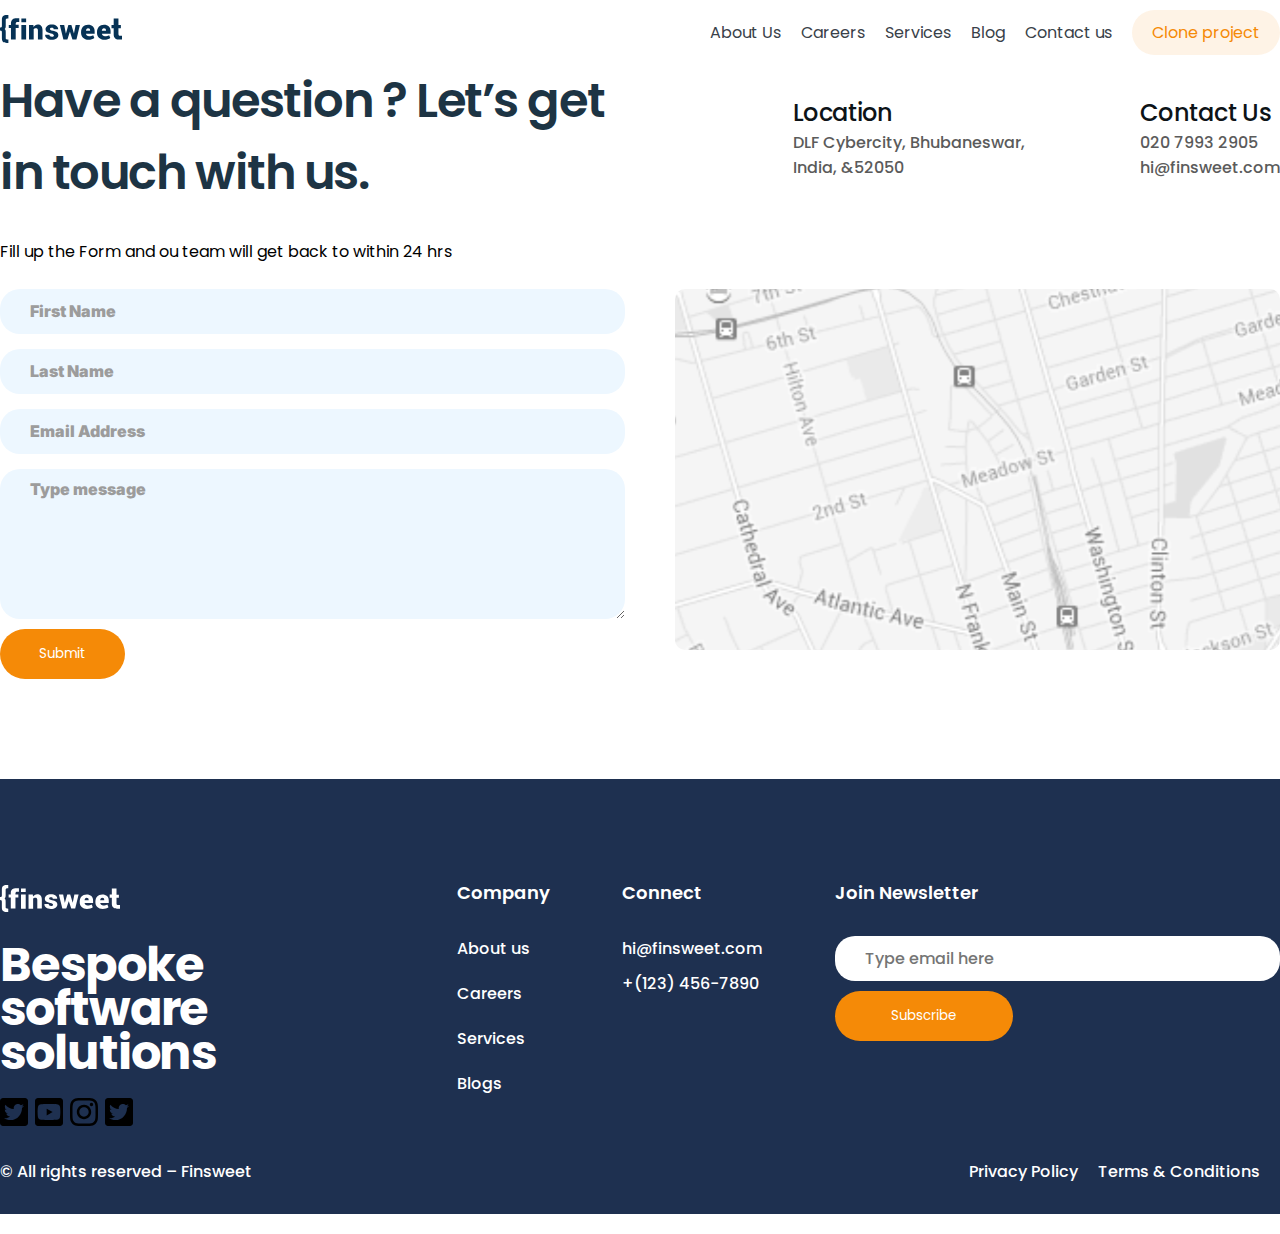
<file: contact_us.html>
<!DOCTYPE html>
<html lang="en">
<head>
    <head>
    <meta charset="UTF-8" />
    <meta name="viewport" content="width=device-width, initial-scale=1.0" />
    <link rel="preconnect" href="https://fonts.googleapis.com" />
    <link rel="preconnect" href="https://fonts.gstatic.com" crossorigin />
    <link
      href="https://cdn.jsdelivr.net/npm/bootstrap@5.3.0/dist/css/bootstrap.min.css"
      rel="stylesheet"
      integrity="sha384-9ndCyUaIbzAi2FUVXJi0CjmCapSmO7SnpJef0486qhLnuZ2cdeRhO02iuK6FUUVM"
      crossorigin="anonymous"
    />
    <link
      href="https://fonts.googleapis.com/css2?family=Poppins:wght@500&display=swap"
      rel="stylesheet"
    />
    <link rel="preconnect" href="https://fonts.googleapis.com">
    <link rel="preconnect" href="https://fonts.gstatic.com" crossorigin>
    <link href="https://fonts.googleapis.com/css2?family=Inter:wght@200&display=swap" rel="stylesheet">
    <link rel="stylesheet" href="style.css" />
    <link rel="stylesheet" href="grid.css" />
    <title>Contact</title>
</head>
<body>
    <div class="main">
        <!-- navbar section -->
      <!-- navbar section -->
      <div class="navbar_section">
        <div class="navbar">
          <div class="navbar_logo">
            <a href="index.html "><img src="images\Logo_finsweet.svg" alt="logo" /></a>
          </div>
          <div class="navbar_right">
            <div class="navbar_list">
              <ul>
                <li><a href="about_us.html">About Us</a></li>
                <li><a href="Careers.html">Careers</a></li>
                <li><a href="services.html">Services</a></li>
                <li><a href="blog.html">Blog</a></li>
                <li><a href="contact_us.html">Contact us</a></li>
              </ul>
            </div>
            <button>Clone project</button>
          </div>
        </div>
        <label for="nav_input" class="navbar_btn">
            <!-- <img src="images\bars-solid.svg" alt=""> -->
          <svg xmlns="http://www.w3.org/2000/svg" height="40px" viewBox="0 0 448 512"><!--! Font Awesome Free 6.4.0 by @fontawesome - https://fontawesome.com License - https://fontawesome.com/license (Commercial License) Copyright 2023 Fonticons, Inc. --><path d="M0 96C0 78.3 14.3 64 32 64H416c17.7 0 32 14.3 32 32s-14.3 32-32 32H32C14.3 128 0 113.7 0 96zM0 256c0-17.7 14.3-32 32-32H416c17.7 0 32 14.3 32 32s-14.3 32-32 32H32c-17.7 0-32-14.3-32-32zM448 416c0 17.7-14.3 32-32 32H32c-17.7 0-32-14.3-32-32s14.3-32 32-32H416c17.7 0 32 14.3 32 32z"/></svg>

        </label>
        <input type="checkbox" class="nav_mobile_input" name="" id="nav_input">
        <label for="nav_input" class="nav_overlay"></label>
        <div class="nav_mobile">
          <label for="nav_input" class="navbar_close">
            <svg xmlns="http://www.w3.org/2000/svg" height="1em" viewBox="0 0 512 512"><!--! Font Awesome Free 6.4.0 by @fontawesome - https://fontawesome.com License - https://fontawesome.com/license (Commercial License) Copyright 2023 Fonticons, Inc. --><path d="M256 48a208 208 0 1 1 0 416 208 208 0 1 1 0-416zm0 464A256 256 0 1 0 256 0a256 256 0 1 0 0 512zM175 175c-9.4 9.4-9.4 24.6 0 33.9l47 47-47 47c-9.4 9.4-9.4 24.6 0 33.9s24.6 9.4 33.9 0l47-47 47 47c9.4 9.4 24.6 9.4 33.9 0s9.4-24.6 0-33.9l-47-47 47-47c9.4-9.4 9.4-24.6 0-33.9s-24.6-9.4-33.9 0l-47 47-47-47c-9.4-9.4-24.6-9.4-33.9 0z"/></svg>
          </label>
            <ul class="mobile_list">
              <li class="nav_mobile_link"><a href="about_us.html">About Us</a></li>
              <li class="nav_mobile_link"><a href="Careers.html">Careers</a></li>
              <li class="nav_mobile_link"><a href="services.html">Services</a></li>
              <li class="nav_mobile_link"><a href="blog.html">Blog</a></li>
              <li class="nav_mobile_link"><a href="contact_us.html">Contact us</a></li>
            </ul>
          </div>
        </div>
      </div>
      <div class="contact_wrapper">
        <div class="contact">
            <div class="contact_section">
                <div class="contact_title">Have a question ? Let’s get in touch with us.</div>
                <div class="location">
                    <div class="lo_title">Location</div>
                    <div class="lo_detail">DLF Cybercity, Bhubaneswar, India, &52050</div>
                </div>
                <div class="contact_us">
                    <div class="c_title">Contact Us</div>
                    <div class="phone_number">020 7993 2905</div>
                    <div class="mail">hi@finsweet.com</div>
                </div>
            </div>
            <div class="form_section">
                <div class="fill_out_require">Fill up the Form  and ou team will get back to within 24 hrs</div>
                <div class="form">
                    <form class="form_" action="" method="POST">
                        
                        <input type="text" name="first_name" id="first_name" placeholder="First Name">
                        <input type="text" name="last_name" id="last_name" placeholder="Last Name">
                        <input type="email" name="mail_address" id="mail_address" placeholder="Email Address">
                        <textarea name="message" id="message" placeholder="Type message" ></textarea>
                        <input type="submit" value="Submit">
                    </form>
                    <div class="map_img">
                        <img src="images\Image (1).svg" alt="" class="map">
                    </div>
                
                </div>
            </div>
      </div>
      <div class="footer_section">
          <div class="footer">
            <div class="footer_top">
              <div class="footer_left">
                <a href="index.html"><img src="images\Logo (3).svg" alt="" /></a>   
                <h2>Bespoke software solutions</h2>
                <a href="#"><svg xmlns="http://www.w3.org/2000/svg" height="1em" viewBox="0 0 448 512"><!--! Font Awesome Free 6.4.0 by @fontawesome - https://fontawesome.com License - https://fontawesome.com/license (Commercial License) Copyright 2023 Fonticons, Inc. --><path d="M400 32H48C21.5 32 0 53.5 0 80v352c0 26.5 21.5 48 48 48h352c26.5 0 48-21.5 48-48V80c0-26.5-21.5-48-48-48zm-48.9 158.8c.2 2.8.2 5.7.2 8.5 0 86.7-66 186.6-186.6 186.6-37.2 0-71.7-10.8-100.7-29.4 5.3.6 10.4.8 15.8.8 30.7 0 58.9-10.4 81.4-28-28.8-.6-53-19.5-61.3-45.5 10.1 1.5 19.2 1.5 29.6-1.2-30-6.1-52.5-32.5-52.5-64.4v-.8c8.7 4.9 18.9 7.9 29.6 8.3a65.447 65.447 0 0 1-29.2-54.6c0-12.2 3.2-23.4 8.9-33.1 32.3 39.8 80.8 65.8 135.2 68.6-9.3-44.5 24-80.6 64-80.6 18.9 0 35.9 7.9 47.9 20.7 14.8-2.8 29-8.3 41.6-15.8-4.9 15.2-15.2 28-28.8 36.1 13.2-1.4 26-5.1 37.8-10.2-8.9 13.1-20.1 24.7-32.9 34z"/></svg></a>
                <a href="#"><svg xmlns="http://www.w3.org/2000/svg" height="1em" viewBox="0 0 448 512"><!--! Font Awesome Free 6.4.0 by @fontawesome - https://fontawesome.com License - https://fontawesome.com/license (Commercial License) Copyright 2023 Fonticons, Inc. --><path d="M186.8 202.1l95.2 54.1-95.2 54.1V202.1zM448 80v352c0 26.5-21.5 48-48 48H48c-26.5 0-48-21.5-48-48V80c0-26.5 21.5-48 48-48h352c26.5 0 48 21.5 48 48zm-42 176.3s0-59.6-7.6-88.2c-4.2-15.8-16.5-28.2-32.2-32.4C337.9 128 224 128 224 128s-113.9 0-142.2 7.7c-15.7 4.2-28 16.6-32.2 32.4-7.6 28.5-7.6 88.2-7.6 88.2s0 59.6 7.6 88.2c4.2 15.8 16.5 27.7 32.2 31.9C110.1 384 224 384 224 384s113.9 0 142.2-7.7c15.7-4.2 28-16.1 32.2-31.9 7.6-28.5 7.6-88.1 7.6-88.1z"/></svg></a>
                <a href="#"><svg xmlns="http://www.w3.org/2000/svg" height="1em" viewBox="0 0 448 512"><!--! Font Awesome Free 6.4.0 by @fontawesome - https://fontawesome.com License - https://fontawesome.com/license (Commercial License) Copyright 2023 Fonticons, Inc. --><path d="M224.1 141c-63.6 0-114.9 51.3-114.9 114.9s51.3 114.9 114.9 114.9S339 319.5 339 255.9 287.7 141 224.1 141zm0 189.6c-41.1 0-74.7-33.5-74.7-74.7s33.5-74.7 74.7-74.7 74.7 33.5 74.7 74.7-33.6 74.7-74.7 74.7zm146.4-194.3c0 14.9-12 26.8-26.8 26.8-14.9 0-26.8-12-26.8-26.8s12-26.8 26.8-26.8 26.8 12 26.8 26.8zm76.1 27.2c-1.7-35.9-9.9-67.7-36.2-93.9-26.2-26.2-58-34.4-93.9-36.2-37-2.1-147.9-2.1-184.9 0-35.8 1.7-67.6 9.9-93.9 36.1s-34.4 58-36.2 93.9c-2.1 37-2.1 147.9 0 184.9 1.7 35.9 9.9 67.7 36.2 93.9s58 34.4 93.9 36.2c37 2.1 147.9 2.1 184.9 0 35.9-1.7 67.7-9.9 93.9-36.2 26.2-26.2 34.4-58 36.2-93.9 2.1-37 2.1-147.8 0-184.8zM398.8 388c-7.8 19.6-22.9 34.7-42.6 42.6-29.5 11.7-99.5 9-132.1 9s-102.7 2.6-132.1-9c-19.6-7.8-34.7-22.9-42.6-42.6-11.7-29.5-9-99.5-9-132.1s-2.6-102.7 9-132.1c7.8-19.6 22.9-34.7 42.6-42.6 29.5-11.7 99.5-9 132.1-9s102.7-2.6 132.1 9c19.6 7.8 34.7 22.9 42.6 42.6 11.7 29.5 9 99.5 9 132.1s2.7 102.7-9 132.1z"/></svg></a>
                <a href="#"><svg xmlns="http://www.w3.org/2000/svg" height="1em" viewBox="0 0 448 512"><!--! Font Awesome Free 6.4.0 by @fontawesome - https://fontawesome.com License - https://fontawesome.com/license (Commercial License) Copyright 2023 Fonticons, Inc. --><path d="M400 32H48C21.5 32 0 53.5 0 80v352c0 26.5 21.5 48 48 48h352c26.5 0 48-21.5 48-48V80c0-26.5-21.5-48-48-48zm-48.9 158.8c.2 2.8.2 5.7.2 8.5 0 86.7-66 186.6-186.6 186.6-37.2 0-71.7-10.8-100.7-29.4 5.3.6 10.4.8 15.8.8 30.7 0 58.9-10.4 81.4-28-28.8-.6-53-19.5-61.3-45.5 10.1 1.5 19.2 1.5 29.6-1.2-30-6.1-52.5-32.5-52.5-64.4v-.8c8.7 4.9 18.9 7.9 29.6 8.3a65.447 65.447 0 0 1-29.2-54.6c0-12.2 3.2-23.4 8.9-33.1 32.3 39.8 80.8 65.8 135.2 68.6-9.3-44.5 24-80.6 64-80.6 18.9 0 35.9 7.9 47.9 20.7 14.8-2.8 29-8.3 41.6-15.8-4.9 15.2-15.2 28-28.8 36.1 13.2-1.4 26-5.1 37.8-10.2-8.9 13.1-20.1 24.7-32.9 34z"/></svg></a>
              </div>
              <div class="company">
                <a href="#" class="com">Company</a>
                <div class="other">
                  <a href="about_us.html"> About us</a>
                  <a href="Careers.html">Careers</a>
                  <a href="services.html">Services</a>
                  <a href="blog.html">Blogs</a>
                </div>
              </div>
              <div class="connect">
                <div class="connect_head">Connect</div>
                <div class="connect_more">
                  <div>hi@finsweet.com</div>
                  <div>+(123) 456-7890</div>
                </div>
              </div>
              <div class="subscribe">
                <div>Join Newsletter</div>
                <input type="email" id="email_footer" placeholder="Type email here">
                <input type="submit" value="Subscribe" id="subscribe_button">
                
              </div>
            </div>
          </div>
          <div class="footer-bottom">
            <div class="allright">© All rights reserved – Finsweet</div>
            <a href="privacy.html" class="privacy">Privacy Policy</a>
            <a href="#" class="term">Terms & Conditions</a>
          </div>
        </div>
      </div>
    </div>
    <script
      src="https://cdn.jsdelivr.net/npm/bootstrap@5.3.0/dist/js/bootstrap.bundle.min.js"
      integrity="sha384-geWF76RCwLtnZ8qwWowPQNguL3RmwHVBC9FhGdlKrxdiJJigb/j/68SIy3Te4Bkz"
      crossorigin="anonymous"
    ></script>
    </div>
</body>
</html>
</file>
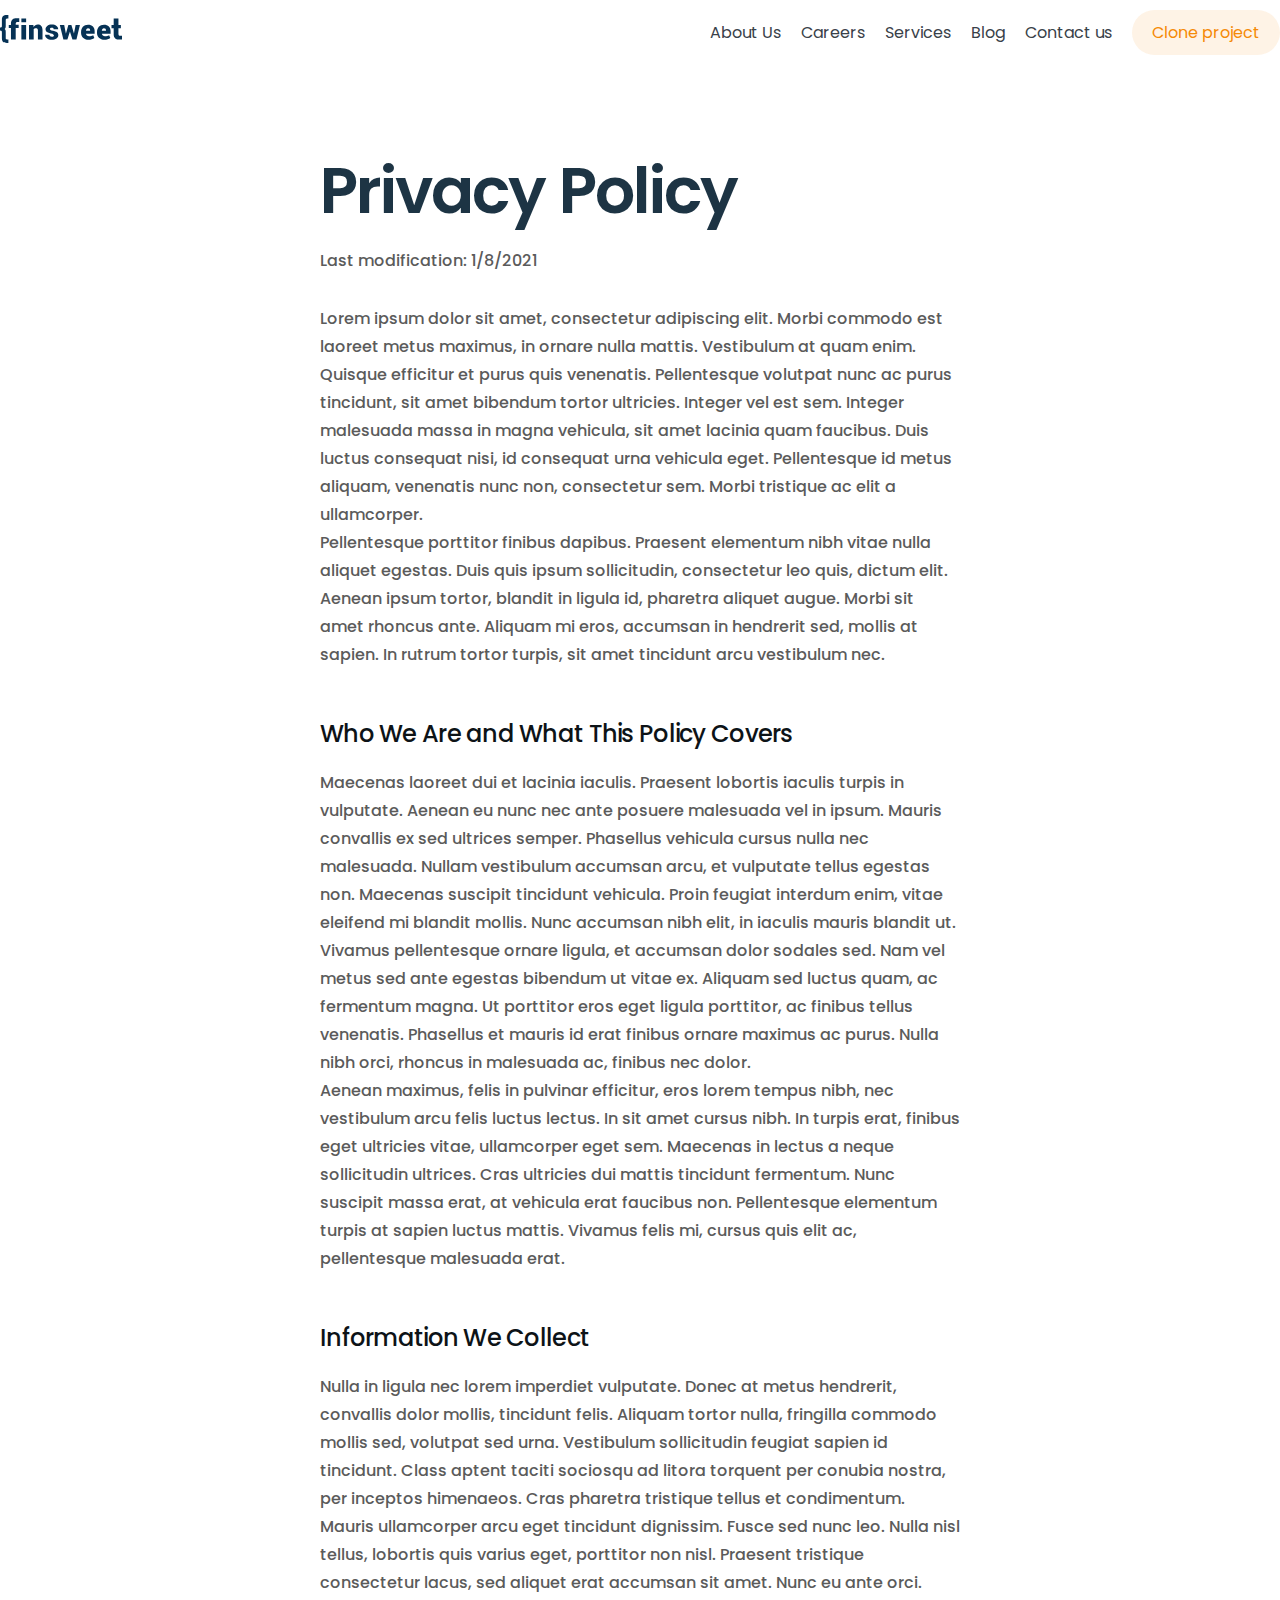
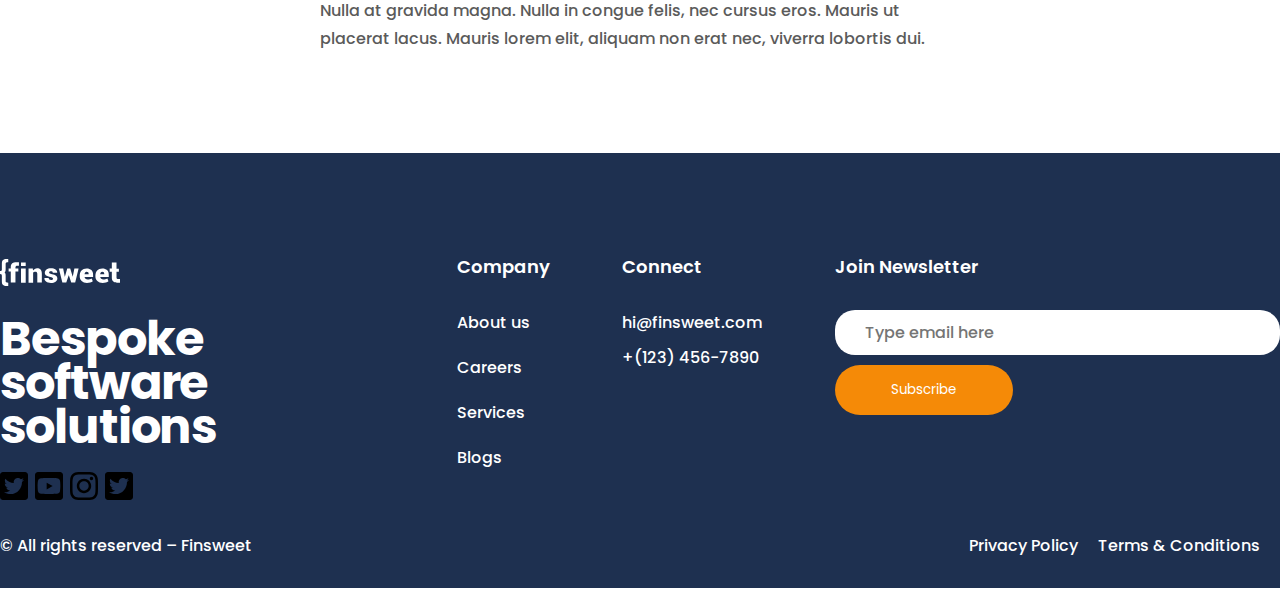
<file: privacy.html>
<!DOCTYPE html>
<html lang="en">
  <head>
    <meta charset="UTF-8" />
    <meta name="viewport" content="width=device-width, initial-scale=1.0" />
    <link rel="preconnect" href="https://fonts.googleapis.com" />
    <link rel="preconnect" href="https://fonts.gstatic.com" crossorigin />
    <link
      href="https://cdn.jsdelivr.net/npm/bootstrap@5.3.0/dist/css/bootstrap.min.css"
      rel="stylesheet"
      integrity="sha384-9ndCyUaIbzAi2FUVXJi0CjmCapSmO7SnpJef0486qhLnuZ2cdeRhO02iuK6FUUVM"
      crossorigin="anonymous"
    />
    <link
      href="https://fonts.googleapis.com/css2?family=Poppins:wght@500&display=swap"
      rel="stylesheet"
    />
    <link rel="stylesheet" href="style.css" />
    <link rel="stylesheet" href="grid.css" />
    <title>Privacy</title>
  </head>
  <body>
    <div class="main">
        <!-- navbar section -->
      <!-- navbar section -->
      <div class="navbar_section">
        <div class="navbar">
          <div class="navbar_logo">
            <img src="images\Logo_finsweet.svg" alt="logo" />
          </div>
          <div class="navbar_right">
            <div class="navbar_list">
              <ul>
                <li><a href="about_us.html">About Us</a></li>
                <li><a href="Careers.html">Careers</a></li>
                <li><a href="services.html">Services</a></li>
                <li><a href="blog.html">Blog</a></li>
                <li><a href="contact_us.html">Contact us</a></li>
              </ul>
            </div>
            <button>Clone project</button>
          </div>
        </div>
        <label for="nav_input" class="navbar_btn">
            <!-- <img src="images\bars-solid.svg" alt=""> -->
          <svg xmlns="http://www.w3.org/2000/svg" height="40px" viewBox="0 0 448 512"><!--! Font Awesome Free 6.4.0 by @fontawesome - https://fontawesome.com License - https://fontawesome.com/license (Commercial License) Copyright 2023 Fonticons, Inc. --><path d="M0 96C0 78.3 14.3 64 32 64H416c17.7 0 32 14.3 32 32s-14.3 32-32 32H32C14.3 128 0 113.7 0 96zM0 256c0-17.7 14.3-32 32-32H416c17.7 0 32 14.3 32 32s-14.3 32-32 32H32c-17.7 0-32-14.3-32-32zM448 416c0 17.7-14.3 32-32 32H32c-17.7 0-32-14.3-32-32s14.3-32 32-32H416c17.7 0 32 14.3 32 32z"/></svg>

        </label>
        <input type="checkbox" class="nav_mobile_input" name="" id="nav_input">
        <label for="nav_input" class="nav_overlay"></label>
        <div class="nav_mobile">
          <label for="nav_input" class="navbar_close">
            <svg xmlns="http://www.w3.org/2000/svg" height="1em" viewBox="0 0 512 512"><!--! Font Awesome Free 6.4.0 by @fontawesome - https://fontawesome.com License - https://fontawesome.com/license (Commercial License) Copyright 2023 Fonticons, Inc. --><path d="M256 48a208 208 0 1 1 0 416 208 208 0 1 1 0-416zm0 464A256 256 0 1 0 256 0a256 256 0 1 0 0 512zM175 175c-9.4 9.4-9.4 24.6 0 33.9l47 47-47 47c-9.4 9.4-9.4 24.6 0 33.9s24.6 9.4 33.9 0l47-47 47 47c9.4 9.4 24.6 9.4 33.9 0s9.4-24.6 0-33.9l-47-47 47-47c9.4-9.4 9.4-24.6 0-33.9s-24.6-9.4-33.9 0l-47 47-47-47c-9.4-9.4-24.6-9.4-33.9 0z"/></svg>
          </label>
            <ul class="mobile_list">
              <li class="nav_mobile_link"><a href="about_us.html">About Us</a></li>
              <li class="nav_mobile_link"><a href="Careers.html">Careers</a></li>
              <li class="nav_mobile_link"><a href="services.html">Services</a></li>
              <li class="nav_mobile_link"><a href="blog.html">Blog</a></li>
              <li class="nav_mobile_link"><a href="contact_us.html">Contact us</a></li>
            </ul>
          </div>
        </div>
      </div>
    <div class="privacy_wrapper">
        <div class="privacy_policy">
            <div class="privacy_policy_heading">Privacy Policy</div>
            <div class="date_modified">Last modification: 1/8/2021</div>
            <p>Lorem ipsum dolor sit amet, consectetur adipiscing elit. Morbi commodo est laoreet metus maximus, in ornare nulla mattis. Vestibulum at quam enim. Quisque efficitur et purus quis venenatis. Pellentesque volutpat nunc ac purus tincidunt, sit amet bibendum tortor ultricies. Integer vel est sem. Integer malesuada massa in magna vehicula, sit amet lacinia quam faucibus. Duis luctus consequat nisi, id consequat urna vehicula eget. Pellentesque id metus aliquam, venenatis nunc non, consectetur sem. Morbi tristique ac elit a ullamcorper.</p>
            <p>Pellentesque porttitor finibus dapibus. Praesent elementum nibh vitae nulla aliquet egestas. Duis quis ipsum sollicitudin, consectetur leo quis, dictum elit. Aenean ipsum tortor, blandit in ligula id, pharetra aliquet augue. Morbi sit amet rhoncus ante. Aliquam mi eros, accumsan in hendrerit sed, mollis at sapien. In rutrum tortor turpis, sit amet tincidunt arcu vestibulum nec.</p>
            <div class="privacy_policy_title">Who We Are and What This Policy Covers</div>
            <p>Maecenas laoreet dui et lacinia iaculis. Praesent lobortis iaculis turpis in vulputate. Aenean eu nunc nec ante posuere malesuada vel in ipsum. Mauris convallis ex sed ultrices semper. Phasellus vehicula cursus nulla nec malesuada. Nullam vestibulum accumsan arcu, et vulputate tellus egestas non. Maecenas suscipit tincidunt vehicula. Proin feugiat interdum enim, vitae eleifend mi blandit mollis. Nunc accumsan nibh elit, in iaculis mauris blandit ut. Vivamus pellentesque ornare ligula, et accumsan dolor sodales sed. Nam vel metus sed ante egestas bibendum ut vitae ex. Aliquam sed luctus quam, ac fermentum magna. Ut porttitor eros eget ligula porttitor, ac finibus tellus venenatis. Phasellus et mauris id erat finibus ornare maximus ac purus. Nulla nibh orci, rhoncus in malesuada ac, finibus nec dolor.</p>
            <p>Aenean maximus, felis in pulvinar efficitur, eros lorem tempus nibh, nec vestibulum arcu felis luctus lectus. In sit amet cursus nibh. In turpis erat, finibus eget ultricies vitae, ullamcorper eget sem. Maecenas in lectus a neque sollicitudin ultrices. Cras ultricies dui mattis tincidunt fermentum. Nunc suscipit massa erat, at vehicula erat faucibus non. Pellentesque elementum turpis at sapien luctus mattis. Vivamus felis mi, cursus quis elit ac, pellentesque malesuada erat.</p>
            <div class="privacy_policy_title">Information We Collect</div>
            <p>Nulla in ligula nec lorem imperdiet vulputate. Donec at metus hendrerit, convallis dolor mollis, tincidunt felis. Aliquam tortor nulla, fringilla commodo mollis sed, volutpat sed urna. Vestibulum sollicitudin feugiat sapien id tincidunt. Class aptent taciti sociosqu ad litora torquent per conubia nostra, per inceptos himenaeos. Cras pharetra tristique tellus et condimentum. Mauris ullamcorper arcu eget tincidunt dignissim. Fusce sed nunc leo. Nulla nisl tellus, lobortis quis varius eget, porttitor non nisl. Praesent tristique consectetur lacus, sed aliquet erat accumsan sit amet. Nunc eu ante orci. Nulla at gravida magna. Nulla in congue felis, nec cursus eros. Mauris ut placerat lacus. Mauris lorem elit, aliquam non erat nec, viverra lobortis dui.</p>
        </div>
    </div>
    <div class="footer_section">
          <div class="footer">
            <div class="footer_top">
              <div class="footer_left">
                <a href="index.html"><img src="images\Logo (3).svg" alt="" /></a>   
                <h2>Bespoke software solutions</h2>
                <a href="#"><svg xmlns="http://www.w3.org/2000/svg" height="1em" viewBox="0 0 448 512"><!--! Font Awesome Free 6.4.0 by @fontawesome - https://fontawesome.com License - https://fontawesome.com/license (Commercial License) Copyright 2023 Fonticons, Inc. --><path d="M400 32H48C21.5 32 0 53.5 0 80v352c0 26.5 21.5 48 48 48h352c26.5 0 48-21.5 48-48V80c0-26.5-21.5-48-48-48zm-48.9 158.8c.2 2.8.2 5.7.2 8.5 0 86.7-66 186.6-186.6 186.6-37.2 0-71.7-10.8-100.7-29.4 5.3.6 10.4.8 15.8.8 30.7 0 58.9-10.4 81.4-28-28.8-.6-53-19.5-61.3-45.5 10.1 1.5 19.2 1.5 29.6-1.2-30-6.1-52.5-32.5-52.5-64.4v-.8c8.7 4.9 18.9 7.9 29.6 8.3a65.447 65.447 0 0 1-29.2-54.6c0-12.2 3.2-23.4 8.9-33.1 32.3 39.8 80.8 65.8 135.2 68.6-9.3-44.5 24-80.6 64-80.6 18.9 0 35.9 7.9 47.9 20.7 14.8-2.8 29-8.3 41.6-15.8-4.9 15.2-15.2 28-28.8 36.1 13.2-1.4 26-5.1 37.8-10.2-8.9 13.1-20.1 24.7-32.9 34z"/></svg></a>
                <a href="#"><svg xmlns="http://www.w3.org/2000/svg" height="1em" viewBox="0 0 448 512"><!--! Font Awesome Free 6.4.0 by @fontawesome - https://fontawesome.com License - https://fontawesome.com/license (Commercial License) Copyright 2023 Fonticons, Inc. --><path d="M186.8 202.1l95.2 54.1-95.2 54.1V202.1zM448 80v352c0 26.5-21.5 48-48 48H48c-26.5 0-48-21.5-48-48V80c0-26.5 21.5-48 48-48h352c26.5 0 48 21.5 48 48zm-42 176.3s0-59.6-7.6-88.2c-4.2-15.8-16.5-28.2-32.2-32.4C337.9 128 224 128 224 128s-113.9 0-142.2 7.7c-15.7 4.2-28 16.6-32.2 32.4-7.6 28.5-7.6 88.2-7.6 88.2s0 59.6 7.6 88.2c4.2 15.8 16.5 27.7 32.2 31.9C110.1 384 224 384 224 384s113.9 0 142.2-7.7c15.7-4.2 28-16.1 32.2-31.9 7.6-28.5 7.6-88.1 7.6-88.1z"/></svg></a>
                <a href="#"><svg xmlns="http://www.w3.org/2000/svg" height="1em" viewBox="0 0 448 512"><!--! Font Awesome Free 6.4.0 by @fontawesome - https://fontawesome.com License - https://fontawesome.com/license (Commercial License) Copyright 2023 Fonticons, Inc. --><path d="M224.1 141c-63.6 0-114.9 51.3-114.9 114.9s51.3 114.9 114.9 114.9S339 319.5 339 255.9 287.7 141 224.1 141zm0 189.6c-41.1 0-74.7-33.5-74.7-74.7s33.5-74.7 74.7-74.7 74.7 33.5 74.7 74.7-33.6 74.7-74.7 74.7zm146.4-194.3c0 14.9-12 26.8-26.8 26.8-14.9 0-26.8-12-26.8-26.8s12-26.8 26.8-26.8 26.8 12 26.8 26.8zm76.1 27.2c-1.7-35.9-9.9-67.7-36.2-93.9-26.2-26.2-58-34.4-93.9-36.2-37-2.1-147.9-2.1-184.9 0-35.8 1.7-67.6 9.9-93.9 36.1s-34.4 58-36.2 93.9c-2.1 37-2.1 147.9 0 184.9 1.7 35.9 9.9 67.7 36.2 93.9s58 34.4 93.9 36.2c37 2.1 147.9 2.1 184.9 0 35.9-1.7 67.7-9.9 93.9-36.2 26.2-26.2 34.4-58 36.2-93.9 2.1-37 2.1-147.8 0-184.8zM398.8 388c-7.8 19.6-22.9 34.7-42.6 42.6-29.5 11.7-99.5 9-132.1 9s-102.7 2.6-132.1-9c-19.6-7.8-34.7-22.9-42.6-42.6-11.7-29.5-9-99.5-9-132.1s-2.6-102.7 9-132.1c7.8-19.6 22.9-34.7 42.6-42.6 29.5-11.7 99.5-9 132.1-9s102.7-2.6 132.1 9c19.6 7.8 34.7 22.9 42.6 42.6 11.7 29.5 9 99.5 9 132.1s2.7 102.7-9 132.1z"/></svg></a>
                <a href="#"><svg xmlns="http://www.w3.org/2000/svg" height="1em" viewBox="0 0 448 512"><!--! Font Awesome Free 6.4.0 by @fontawesome - https://fontawesome.com License - https://fontawesome.com/license (Commercial License) Copyright 2023 Fonticons, Inc. --><path d="M400 32H48C21.5 32 0 53.5 0 80v352c0 26.5 21.5 48 48 48h352c26.5 0 48-21.5 48-48V80c0-26.5-21.5-48-48-48zm-48.9 158.8c.2 2.8.2 5.7.2 8.5 0 86.7-66 186.6-186.6 186.6-37.2 0-71.7-10.8-100.7-29.4 5.3.6 10.4.8 15.8.8 30.7 0 58.9-10.4 81.4-28-28.8-.6-53-19.5-61.3-45.5 10.1 1.5 19.2 1.5 29.6-1.2-30-6.1-52.5-32.5-52.5-64.4v-.8c8.7 4.9 18.9 7.9 29.6 8.3a65.447 65.447 0 0 1-29.2-54.6c0-12.2 3.2-23.4 8.9-33.1 32.3 39.8 80.8 65.8 135.2 68.6-9.3-44.5 24-80.6 64-80.6 18.9 0 35.9 7.9 47.9 20.7 14.8-2.8 29-8.3 41.6-15.8-4.9 15.2-15.2 28-28.8 36.1 13.2-1.4 26-5.1 37.8-10.2-8.9 13.1-20.1 24.7-32.9 34z"/></svg></a>
              </div>
              <div class="company">
                <a href="#" class="com">Company</a>
                <div class="other">
                  <a href="about_us.html"> About us</a>
                  <a href="Careers.html">Careers</a>
                  <a href="services.html">Services</a>
                  <a href="blog.html">Blogs</a>
                </div>
              </div>
              <div class="connect">
                <div class="connect_head">Connect</div>
                <div class="connect_more">
                  <div>hi@finsweet.com</div>
                  <div>+(123) 456-7890</div>
                </div>
              </div>
              <div class="subscribe">
                <div>Join Newsletter</div>
                <input type="email" id="email_footer" placeholder="Type email here">
                <input type="submit" value="Subscribe" id="subscribe_button">
                
              </div>
            </div>
          </div>
          <div class="footer-bottom">
            <div class="allright">© All rights reserved – Finsweet</div>
            <a href="privacy.html" class="privacy">Privacy Policy</a>
            <a href="#" class="term">Terms & Conditions</a>
          </div>
        </div>
      </div>
    </div>
    <script
      src="https://cdn.jsdelivr.net/npm/bootstrap@5.3.0/dist/js/bootstrap.bundle.min.js"
      integrity="sha384-geWF76RCwLtnZ8qwWowPQNguL3RmwHVBC9FhGdlKrxdiJJigb/j/68SIy3Te4Bkz"
      crossorigin="anonymous"
    ></script>
    </div>
  </body>
</html>
</file>
<file: style.css>
* {
  margin: 0;
  padding: 0;
  box-sizing: border-box;
  font-family: Poppins;
}

body {
  margin: 0;
  padding: 0;
}
a {
  color: #000;
}
.main {
  width: 100%;
}
ul {
  list-style: none;
  margin: 0;
  padding: 0;
}

a {
  text-decoration: none;
}

.navbar {
  width: 1280px;
  display: flex;
  justify-content: flex-end;
  align-items: center;
  margin: 10px auto;
}

.navbar_logo {
  margin-right: auto;
}
.navbar_list ul {
  display: flex;
}

.navbar_right {
  display: flex;
  align-items: center;
}

.navbar_list ul a {
  padding-right: 20px;
  font-size: 1rem;
  color: #394149;
}

button {
  padding: 10px 20px;
  border: none;
  border-radius: 31px;
  background: rgba(245, 138, 7, 0.1);
  color: #f58a07;
  font-size: 1rem;
}

.header_content #bt1 {
  background-color: #f58a07;
  color: #fff;
}

.bt1,
.bt {
  margin-bottom: 10px;
}

.header_content #bt2 {
  background-color: #dceaf5;
  color: #1d3444;
}
.header_content_title {
  font-size: 4rem;
  font-weight: 600;
  letter-spacing: -1.08px;
}

.header_content_sub1 {
  font-size: 1rem;
  width: 70%;
  margin-bottom: 30px;
}

.header_content_sub2 {
  font-size: 1rem;
  margin-top: 30px;
  color: rgba(57, 65, 73, 0.5);
  margin-bottom: 15px;
}

.header_section {
  background-color: #dceaf5;
  /* width: 100%; */
}
.header {
  display: flex;
  /* flex-wrap: wrap; */
  width: 1280px;
  margin: 0 auto;
  align-items: center;
}

.header .header_img {
  max-width: 100%;
}

.header_img img {
  max-width: 100%;
  height: 100%;
  object-fit: cover;
}
.header_content {
  width: 60%;
  /* max-width: 100%; */
}

.header_content_title {
  color: #1d3444;

  /* H1 Heading */
  font-family: Poppins;
  font-size: 64px;
  font-style: normal;
  font-weight: 600;
  line-height: 72px; /* 112.5% */
  letter-spacing: -1.92px;
}

.title {
  margin-top: 20px;
  margin-bottom: 20px;
  font-style: normal;
  font-weight: 500;
  line-height: 106.5%; /* 25.56px */
  letter-spacing: -0.72px;
  font-size: 1.5rem;
}
.content {
  margin-bottom: 20px;
}

.feature_wrapper {
  background: #edf7ff;
  width: 100%;
  margin: 0 auto;
  padding-top: 100px;
}

.feature_wrapper1 {
  /* background: #edf7ff; */
  width: 100%;
  margin: 0 auto;
  padding-top: 100px;
}

.fea_img {
  height: 34px;
}

.feature_section {
  width: 1280px;
  margin: 0 auto;
}

.fea {
  background-color: #fff;
  border-radius: 20px;
  padding: 40px;
  width: 100%;
}

.fea1 {
  /* background-color: #fff; */
  border-radius: 20px;
  /* padding-top: 10px;
  padding-bottom: 10px; */
  /* padding-right: 20px; */
  width: 100%;
  margin-bottom: 40px;
}

.feature_content {
  display: flex;
  width: 100%;
  margin-bottom: 50px;
}

.feature_title {
  color: #0d1317;
  font-family: Poppins;
  font-size: 2.2rem;
  font-style: normal;
  font-weight: 600;
  line-height: 44px; /* 122.222% */
  letter-spacing: -1.08px;
  width: 89%;
  margin-bottom: 20px;
}

.fea_title {
  color: #0d1317;
  font-family: Poppins;
  font-size: 1.5rem;
  font-style: normal;
  font-weight: 600;
  line-height: 106.5%; /* 25.56px */
  letter-spacing: -0.72px;
  margin-top: 30px;
  margin-bottom: 20px;
}

.feature_text {
  color: #1d3444;
  font-family: Poppins;
  font-size: 1rem;
  font-style: normal;
  font-weight: 500;
  line-height: 30px; /* 166.667% */
}

.footer_section {
  background-color: rgb(30, 48, 80);
  width: 100%;
}

.footer {
  max-width: 1280px;
  margin: 0 auto;
}

.footer_top {
  display: flex;
  flex-wrap: wrap;
  justify-content: space-between;
  align-items: start;
  margin: 0 auto;
  padding-top: 50px;
}

.footer_left {
  color: #fff;
  font-size: 2rem;
  font-style: normal;
  font-weight: 600;
  line-height: 44px; /* 122.222% */
  letter-spacing: -1.08px;
  width: 30%;
  margin-top: 50px;
}

.footer_left a img {
  width: auto;
}

.footer_left h2 {
  margin-top: 20px;
  margin-bottom: 20px;
}

.other,
.connect_more {
  color: #fff;
  font-family: Poppins;
  font-size: 16px;
  font-style: normal;
  font-weight: 500;
  line-height: normal;
}
.other {
  display: flex;
  flex-direction: column;
  margin-top: 20px;
}

.other a,
.connect_more div {
  margin-bottom: 10px;
  margin-top: 10px;
  color: #fff;
}

.connect_head,
.com,
.subscribe div {
  color: #fff;
  font-family: Poppins;
  font-size: 18px;
  font-style: normal;
  font-weight: 600;
  line-height: normal;
  margin-bottom: 30px;
}

.subscribe .type_email {
  background-color: #fff;
  width: 342px;
  color: #9c9c9c;
  font-family: Inter;
  font-size: 16px;
  font-style: normal;
  font-weight: 500;
  line-height: normal;
  text-align: left;
  max-width: 80%;
}

.subscribe .subscribe_button {
  background-color: #f58a07;
  color: #fff;
  margin-top: 16px;
}

.footer-bottom {
  display: flex;
  color: #fff;
  justify-content: flex-end;
  margin-top: 30px;
  margin: 20px auto;
  padding-bottom: 30px;
  font-family: Poppins;
  font-size: 16px;
  font-style: normal;
  font-weight: 500;
  line-height: normal;
  max-width: 1280px;
}
.footer-bottom a {
  color: #fff;
  margin-right: 20px;
}

.footer-left,
.company,
.connect,
.subscribe {
  margin-top: 50px;
}

.allright {
  margin-right: auto;
}

.item {
  /* padding: 30px; */
  /* margin-right: 20px; */
  background-color: #fff;
  border-radius: 20px;
  margin-top: 10px;
}
.item2 {
  background-color: #fff;
  margin-bottom: 20px;
}
.item2 .item_img {
  width: 100%;
}

.help_wrapper {
  width: 100%;
  margin: 0 auto;
}

.help_posts {
  width: 1280px;
  margin-left: auto;
  margin-right: auto;
  margin-top: 100px;
}
.itemm {
  padding: 30px;
  /* margin-right: 20px; */
  background-color: #fff;
  border-radius: 20px;
  margin-top: 10px;
}
.item_title {
  margin-top: 20px;
  margin-bottom: 20px;
  font-size: 1.5rem;
  font-weight: 600;
  line-height: 106.5%; /* 25.56px */
  letter-spacing: -0.72px;
}

.container {
  max-width: 1280px;
  margin-left: 0;
  /* margin-bottom: 100px; */
  padding-bottom: 100px;
}

.row {
  align-items: stretch;
}

.flexbox-no-margin .row {
  display: flex;
  flex-wrap: wrap;
}

.about_content {
  width: 60%;
}
.about_img {
  max-width: 100%;
  height: 100%;
  object-fit: cover;
}
.about_section {
  width: 1280px;
  margin: 100px auto;
  display: flex;
  align-items: center;
  position: relative;
  /* flex-wrap: wrap; */
}

.about_text {
  font-size: 1rem;
  font-style: normal;
  font-weight: 500;
  line-height: 30px; /* 166.667% */
  margin-top: 20px;
  margin-bottom: 40px;
  width: 80%;
}

.circle {
  position: absolute;
  top: -50px;
  right: -50px;
}
.subs {
  display: flex;
}
.subtitle {
  margin-top: 20px;
  margin-bottom: 20px;
  font-size: 1.5rem;
  font-style: normal;
  font-weight: 600;
  line-height: 106.5%; /* 25.56px */
  letter-spacing: -0.72px;
}
.subcontent {
  font-size: 1rem;
  font-style: normal;
  font-weight: 500;
  line-height: 28px; /* 175% */
  width: 100%;
}

.about_title {
  font-size: 3rem;
  font-style: normal;
  font-weight: 600;
  line-height: 56px; /* 116.667% */
  letter-spacing: -1.44px;
}

.service_section {
  width: 1280px;
  background-color: #dceaf5;
  margin: 10px auto;
  position: relative;
  padding-bottom: 50px;
}

.ribbon {
  position: absolute;
  top: -15px;
  right: -15px;
}
.service_content {
  width: 50%;
}
.service {
  display: flex;
  align-items: center;
  margin-left: 3rem;
  margin-right: 3rem;
  justify-content: space-between;
  flex-wrap: wrap;
  /* width: 100%; */
}

.service_header {
  margin-left: 3rem;
  padding-top: 50px;
  margin-bottom: 50px;
}

.service_title {
  font-size: 3rem;
  font-style: normal;
  font-weight: 600;
  line-height: 56px; /* 116.667% */
  letter-spacing: -1.44px;
  width: 90%;
  margin-bottom: 20px;
}

.service_img {
  max-width: 100%;
}
.service_text {
  font-size: 1rem;
  font-style: normal;
  font-weight: 500;
  line-height: 30px; /* 166.667% */
  width: 80%;
  margin-bottom: 50px;
}

span {
  color: #f58a07;
}
.item_content {
  margin-bottom: 20px;
}

.service_header .bt1 {
  background-color: #fff;
  font-size: 1rem;
  font-style: normal;
  font-weight: 600;
  line-height: normal;
  text-transform: capitalize;
  border: none;
  color: #f58a07;
}

.service_header button {
  color: #a8bccc;
  background-color: #dceaf5;
  border: 1px solid #a8bccc;
}

.cta_content {
  background-color: #f58a07;
  flex-grow: 1;
  width: 50%;
}
.cta_text {
  max-width: 640px;
  font-size: 3rem;
  margin-top: 100px;
  margin-left: 50px;
  font-style: normal;
  font-weight: 600;
  line-height: 56px; /* 116.667% */
  letter-spacing: -1.44px;
  color: #fff;
}

.cta_button {
  margin-left: 50px;
  margin-bottom: 100px;
  margin-top: 30px;
  padding: 20px 30px;
  font-size: 1rem;
  font-style: normal;
  font-weight: 600;
  line-height: 106.5%; /* 17.04px */
  text-transform: capitalize;
  background: #fff;
}
.CTA_section {
  display: flex;
  flex-wrap: wrap;
  margin-top: 100px;
}

.cta_img {
  width: 50%; /* flex: 1; */
}

.bt {
  background-color: #dceaf5;
}

.ceo_section {
  width: 1280px;
  display: flex;
  /* flex-wrap: wrap; */
  justify-content: center;
  align-items: center;
  margin: 100px auto;
}

.ceo_text {
  width: 60%;
}

.ceo_content {
  width: 50%;
}
.ceo_title {
  font-size: 3rem;
  font-style: normal;
  font-weight: 600;
  line-height: 56px; /* 116.667% */
  letter-spacing: -1.44px;
  text-transform: capitalize;
  margin-bottom: 20px;
  width: 90%;
}

.ceo_text {
  font-size: 1rem;
  font-style: normal;
  font-weight: 500;
  line-height: 30px; /* 166.667% */
  margin-bottom: 30px;
}

.ceo_profile {
  display: flex;
  align-items: center;
}

.ceo_name {
  margin-left: 20px;
}
.ceo_img img {
  width: 100%;
}

.name {
  color: #063255;

  font-size: 1.5rem;
  font-style: normal;
  font-weight: 500;
  line-height: 171%; /* 41.04px */
}
.position {
  color: #f58a07;

  font-size: 1rem;
  font-style: normal;
  font-weight: 500;
  line-height: 171%; /* 30.78px */
}

.blog_section {
  width: 100%;
  background-color: #dceaf5;
  padding-top: 100px;
  padding-bottom: 100px;
  margin: 0 auto;
}
.row {
  padding-left: 0;
  padding-right: 0;
}
.container {
  padding-left: 0;
  padding-right: 0;
}

.blogs {
  display: flex;
  flex-wrap: wrap;
}
.blog {
  width: 25%;
}
.blog .blog_image {
  width: 100%;
}
.navbar_btn {
  display: none;
}

.nav_overlay {
  position: fixed;
  top: 0;
  /* right: 0; */
  left: 0;
  bottom: 0;
  background-color: rgba(0, 0, 0, 0.3);
  display: none;
  animation: Fadein linear 0.2s;
}

.nav_mobile {
  position: fixed;
  top: 0;
  bottom: 0;
  left: 0;
  width: 50%;
  max-width: 100%;
  background-color: #fff;
  transform: translateX(-100%);
  z-index: 99999;
  transition: all linear 0.2s;
}

.mobile_list {
  margin-top: 24px;
}

.nav_mobile_link a {
  color: #0d1317;
  display: block;
  padding: 8px 18px;
}

.navbar_close {
  position: absolute;
  top: 1rem;
  right: 1rem;
  width: 30px;
  height: 30px;
}

.nav_mobile_input:checked ~ .nav_overlay {
  display: block;
}

.nav_mobile_input:checked ~ .nav_mobile {
  transform: translateX(0%);
}

.nav_mobile_input {
  display: none;
}

@keyframes Fadein {
  from {
    opacity: 0;
  }
  to {
    opacity: 1;
  }
}

/* Service page */
.service_header {
  display: flex;
  width: 1280px;
  margin: 0 auto;
  align-items: center;
  gap: 5%;
  margin-bottom: 50px;
}
.svheader_title {
  font-size: 4rem;
  font-style: normal;
  font-weight: 600;
  line-height: 72px; /* 112.5% */
  letter-spacing: -1.92px;
}

.svheader_title1 {
  font-size: 3rem;
  font-style: normal;
  font-weight: 600;
  line-height: 72px; /* 112.5% */
  letter-spacing: -1.92px;
}
.svheader_content {
  color: #5b5b5b;
  font-family: Poppins;
  font-size: 1rem;
  font-style: normal;
  font-weight: 500;
  line-height: 30px; /* 166.667% */
  margin-top: 20px;
  margin-bottom: 20px;
}
.service_header button {
  color: #fff;
  background-color: #f58a07;
  border: none;
  padding: 10px 30px;
}

.service_header_img {
  position: relative;
}

.h_orange {
  position: absolute;
  left: 0;
  opacity: 70%;
  width: 30%;
  height: 100%;
  /* transform-origin: ; */
}

.service_feature {
  display: flex;
  width: 1280px;
  align-items: center;
  margin: 0 auto;
  justify-content: center;
  gap: 5%;
  margin-top: 100px;
}

.s_f_c_title {
  color: #0d1317;
  font-family: Poppins;
  font-size: 3rem;
  font-style: normal;
  font-weight: 600;
  line-height: 56px; /* 116.667% */
  letter-spacing: -1.44px;
}

.s_f_c_text,
.s_f_c_list {
  color: #5b5b5b;
  font-family: Poppins;
  font-size: 1rempx;
  font-style: normal;
  font-weight: 500;
  line-height: 30px; /* 166.667% */
}
.s_f_c_list ul {
  padding-left: 0;
  text-decoration: dotted;
  list-style: disc;
  list-style-position: inside;
}

.s_f_c_text {
  margin-top: 20px;
  margin-bottom: 20px;
}

/* Blog Inner page */

.blog_header_img {
  width: 1280px;
  margin: 0 auto;
}

.blog_header_img img {
  border-radius: 10px;
  width: 100%;
}

.blog_page_content_wrapper {
  width: 1280px;
  margin: 0 auto;
}
.blog_page_content {
  width: 50%;
  margin: 0 auto;
}
.blog_page_content_author {
  display: flex;
  justify-content: flex-start;
  align-items: center;
  margin-top: 50px;
}

.author_name {
  color: #394149;
  font-family: Poppins;
  font-size: 1rem;
  font-style: normal;
  font-weight: 400;
  line-height: 32px; /* 200% */
  margin-right: 30px;
  margin-left: 5px;
}

.posted_time {
  color: #394149;
  font-family: Poppins;
  font-size: 1rem;
  font-style: normal;
  font-weight: 400;
  line-height: 32px; /* 200% */
}
.blog_page_content_title {
  color: #1d3444;
  font-family: Poppins;
  font-size: 4rem;
  font-style: normal;
  font-weight: 600;
  line-height: 72px; /* 112.5% */
  letter-spacing: -1.92px;
  margin-top: 30px;
  margin-bottom: 30px;
  width: 100%;
}
.blog_page_content_text p {
  color: #5b5b5b;
  font-family: Poppins;
  font-size: 1rem;
  font-style: normal;
  font-weight: 500;
  line-height: 28px; /* 175% */
  margin-bottom: 20px;
}
/* Privacy Page */
.privacy_wrapper {
  width: 1280px;
  margin: 100px auto;
}

.privacy_policy {
  width: 50%;
  margin: 0 auto;
}
.privacy_policy_heading {
  color: #1d3444;
  font-family: Poppins;
  font-size: 4rem;
  font-style: normal;
  font-weight: 600;
  line-height: 72px; /* 112.5% */
  letter-spacing: -1.92px;
}
.date_modified {
  color: #5b5b5b;
  font-family: Poppins;
  font-size: 1rem;
  font-style: normal;
  font-weight: 500;
  line-height: 28px; /* 175% */
  margin-top: 20px;
  margin-bottom: 30px;
}

.privacy_policy p {
  color: #5b5b5b;
  font-family: Poppins;
  font-size: 1rem;
  font-style: normal;
  font-weight: 500;
  line-height: 28px; /* 175% */
}

.privacy_policy_title {
  color: #0d1317;
  font-family: Poppins;
  font-size: 1.5rem;
  font-style: normal;
  font-weight: 500;
  line-height: 30px; /* 125% */
  letter-spacing: -0.72px;
  margin-top: 50px;
  margin-bottom: 20px;
}

/* blog page */
.blogs_page_heading {
  display: flex;
  width: 1280px;
  margin: 0 auto;
  justify-content: center;
  align-items: center;
}

.blogs_page_wrapper {
  background: #dceaf5;
  padding-top: 100px;
  padding-bottom: 100px;
}

.heading_title {
  color: #1d3444;
  font-family: Poppins;
  font-size: 4rem;
  font-style: normal;
  font-weight: 600;
  line-height: 72px; /* 112.5% */
  letter-spacing: -1.92px;
  margin-top: 20px;
}

.heading_content {
  color: #5b5b5b;
  font-family: Poppins;
  font-size: 1rem;
  font-style: normal;
  font-weight: 500;
  line-height: 30px; /* 166.667% */
  margin-top: 20px;
  margin-bottom: 20px;
}

.blogs_page_heading_img img {
  border-radius: 5%;
}
.blogs_page_heading_img {
  width: 100%;
}

.blog_page_content_author2 {
  display: flex;
  justify-content: flex-start;
  align-items: center;
  margin-top: 50px;
}

.author_name2 {
  color: #394149;
  font-family: Poppins;
  font-size: 1rem;
  font-style: normal;
  font-weight: 400;
  line-height: 32px; /* 200% */
  margin-right: 30px;
  margin-left: 5px;
}

.posted_time2 {
  color: #394149;
  font-family: Poppins;
  font-size: 1rem;
  font-style: normal;
  font-weight: 400;
  line-height: 32px; /* 200% */
}

.all_posts_wrapper {
  width: 100%;
}
.all_posts {
  width: 1280px;
  margin: 0 auto;
}

.item1 {
  background: #fff;
  border-radius: 20px;
  margin-bottom: 30px;
}
.item1_2 {
  background: #dceaf5;
  border-radius: 20px;
  margin-bottom: 30px;
}

.item1_2 .item_img {
  width: 100%;
}
.help_title {
  color: #1d3444;

  /* H2 Heading */
  font-family: Poppins;
  font-size: 3rem;
  font-style: normal;
  font-weight: 600;
  line-height: 56px; /* 116.667% */
  letter-spacing: -1.44px;
  width: 50%;
  margin-bottom: 30px;
}

.help_text {
  color: #5b5b5b;
  font-family: Poppins;
  font-size: 1rem;
  font-style: normal;
  font-weight: 500;
  line-height: 30px; /* 166.667% */
  width: 50%;
  margin-bottom: 50px;
}
.item1 .item_img {
  width: 100%;
}
.group_content {
  padding: 40px;
  padding-top: 20px;
}

.all_posts_title {
  color: #0d1317;
  font-family: Poppins;
  font-size: 3rem;
  font-style: normal;
  font-weight: 600;
  line-height: 56px; /* 116.667% */
  letter-spacing: -1.44px;
  text-transform: capitalize;
  padding-top: 100px;
  margin-bottom: 50px;
}
.all_posts_wrapper {
  background: #dceaf5;
}

.all_posts_wrapper2 {
  background: #fff;
}

/* Careers */
.position_wrapper {
  width: 100%;
  margin-top: 100px;
}

.positions {
  width: 1280px;
  margin: 0 auto;
}

.position_detail {
  border-radius: 20px;
  background: rgba(193, 228, 255, 0.3);
  margin-bottom: 20px;
  padding: 40px;
}

.position_name {
  color: #0d1317;
  font-family: Poppins;
  font-size: 1.5rem;
  font-style: normal;
  font-weight: 500;
  line-height: 30px; /* 125% */
  letter-spacing: -0.72px;
}

.position_type {
  color: #394149;
  font-family: Poppins;
  font-size: 1rem;
  font-style: normal;
  font-weight: 500;
  line-height: 28px; /* 155.556% */
  margin-top: 10px;
  margin-bottom: 20px;
}

.position_title {
  color: #0d1317;
  font-family: Poppins;
  font-size: 3rem;
  font-style: normal;
  font-weight: 600;
  line-height: 56px; /* 116.667% */
  letter-spacing: -1.44px;
  margin-bottom: 50px;
}

.team_section_wrapper {
  width: 100%;
  margin: 0 auto;
}

.team_section {
  width: 1280px;
  margin: 0 auto;
}

.team_section_title {
  color: #0d1317;
  font-family: Poppins;
  font-size: 3rem;
  font-style: normal;
  font-weight: 600;
  line-height: 56px; /* 116.667% */
  letter-spacing: -1.44px;
  width: 40%;
}

.team_section_text {
  color: #5b5b5b;
  font-family: Poppins;
  font-size: 1rem;
  font-style: normal;
  font-weight: 500;
  line-height: 30px; /* 166.667% */
  width: 60%;
  margin-top: 30px;
  margin-bottom: 30px;
}

.team_img {
  margin-bottom: 30px;
  width: 100%;
}

.contact_wrapper {
  width: 100%;
  margin: 0 auto;
}

.contact {
  margin: 0 auto;
  width: 1280px;
}

.contact_section {
  display: flex;
  justify-content: flex-end;
  align-items: center;
}

.contact_title {
  margin-right: auto;
  color: #1d3444;
  font-family: Poppins;
  font-size: 3rem;
  font-style: normal;
  font-weight: 600;
  width: 50%;
  letter-spacing: -1.44px;
}

.lo_title,
.c_title {
  color: #0d1317;
  font-family: Poppins;
  font-size: 1.5rem;
  font-style: normal;
  font-weight: 500;
  letter-spacing: -0.72px;
}

.lo_detail {
  color: #5b5b5b;
  font-family: Poppins;
  font-size: 1rem;
  font-style: normal;
  font-weight: 500;
  width: 80%;
}
.phone_number,
.mail {
  color: #5b5b5b;
  font-family: Poppins;
  font-size: 1rem;
  font-style: normal;
  font-weight: 500;
}

.form_section {
  margin-top: 30px;
}

.form {
  display: flex;
  margin-top: 25px;
  margin-bottom: 100px;
}

.form_ {
  display: flex;
  flex-direction: column;
  width: 50%;
  margin-right: 50px;
  margin-top: 0;
}

input[type="text"],
input[type="email"] {
  padding: 10px 30px;
  margin-bottom: 15px;
  background-color: #edf7ff;
  border: none;
  border-radius: 20px;
  font-size: 1rem;
  font-style: normal;
  font-weight: 500;
  line-height: normal;
}

#message,
#input_reason {
  padding: 10px 30px;
  margin-bottom: 10px;
  background-color: #edf7ff;
  border: none;
  border-radius: 20px;
  font-size: 1rem;
  font-style: normal;
  font-weight: 500;
  line-height: normal;
  height: 150px;
}
#message::placeholder,
#first_name::placeholder,
#last_name::placeholder,
#mail_address::placeholder,
#input_reason::placeholder,
#first_name_apply::placeholder,
#last_name_apply::placeholder,
#email_apply::placeholder,
#mobile_apply::placeholder {
  color: #9c9c9c;
  font-size: 1rem;
  font-style: normal;
  font-weight: 1000;
  line-height: normal;
  font-family: Inter;
}
#input_reason {
  width: 100%;
}

input[type="submit"] {
  width: 20%;
  background-color: #f58a07;
  border: none;
  padding-top: 15px;
  padding-bottom: 15px;
  color: #fff;
  border-radius: 30px;
}

.map_img img {
  border-radius: 10px;
  width: 100%;
}

.career_detail_wrapper {
  width: 100%;
  margin: 0 auto;
}

.career_detail {
  width: 1280px;
  margin: 0 auto;
}

.job_title {
  color: #1d3444;
  font-family: Poppins;
  font-size: 4rem;
  font-style: normal;
  font-weight: 600;
  line-height: 72px; /* 112.5% */
  letter-spacing: -1.92px;
  margin-top: 100px;
  margin-bottom: 100px;
}

.jd {
  display: flex;
}
.des_title {
  color: #0d1317;
  font-family: Poppins;
  font-size: 24px;
  font-style: normal;
  font-weight: 500;
  letter-spacing: -0.72px;
  margin-bottom: 30px;
}

.des_content {
  color: #5b5b5b;
  font-family: Poppins;
  font-size: 18px;
  font-style: normal;
  font-weight: 500;
  padding-right: 50px;
}

.detail {
  display: flex;
  border-radius: 20px;
  background: rgba(193, 228, 255, 0.3);
  padding: 50px;
  margin-top: 100px;
  margin-bottom: 100px;
}

.detail_left li {
  margin-bottom: 30px;
}

.detail a {
  color: #f58a07;
  /* font-family: Inter; */
  font-size: 24px;
  font-style: normal;
  font-weight: 600;
}

.detail_left {
  padding-right: 100px;
}

.detail_right {
  color: #5b5b5b;
  font-family: Poppins;
  font-size: 16px;
  font-style: normal;
  font-weight: 500;
  line-height: 1cm;
}

#first_name_apply,
#last_name_apply,
#email_apply,
#mobile_apply {
  width: 100%;
}
.apply_title {
  color: #0d1317;
  font-family: Poppins;
  font-size: 48px;
  font-style: normal;
  font-weight: 600;

  letter-spacing: -1.44px;
  margin-bottom: 50px;
}

.description {
  margin-bottom: 30px;
}

#email_footer {
  background-color: #fff;
  width: 100%;
  margin-bottom: 10px;
}

#subscribe_button {
  width: 40%;
}
@media (min-width: 740px) and (max-width: 1023px) {
  .navbar,
  .help_posts,
  .feature_section,
  .header,
  .about_section,
  .service_section,
  .CTA_section,
  .ceo_section,
  .service_header,
  .service_feature,
  .blog_header_img,
  .blog_page_content_wrapper,
  .privacy_wrapper,
  .blogs_page_heading,
  .all_posts,
  .positions,
  .team_section,
  .contact,
  .career_detail {
    width: auto;
  }

  .position_detail {
    padding: 20px;
  }

  .group_content {
    padding: 20px;
    padding-top: 0;
  }
  .all_posts_title {
    margin-bottom: 50px;
    padding-top: 50px;
  }
  .container {
    padding-bottom: 50px;
  }

  .header {
    flex-wrap: wrap;
  }

  .header_content {
    width: 100%;
    order: 2;
  }
  .header_img {
    width: 100%;
    order: 1;
  }

  .navbar_list a {
    padding-left: 5px;
    padding-right: 5px;
    font-size: 0.8rem;
  }

  .navbar_list button {
    font-size: 0.8rem;
  }
  .help_title {
    width: 80%;
  }

  .help_content {
    width: 80%;
  }
  .feature {
    flex-direction: column;
  }
  .feature_content {
    width: 80%;
    margin-top: 50px;
  }
  .feature_title {
    width: 89%;
  }
  .about_section {
    flex-wrap: wrap;
  }
  .about_content {
    width: 100%;
    order: 2;
  }
  .about_title {
    width: 90%;
  }

  .subcontent {
    max-width: 50%;
  }
  .about_img {
    width: 100%;
    order: 1;
  }
  .about_img img {
    width: 100%;
  }
  .service_img {
    order: 1;
  }
  .service_img {
    width: 100%;
  }

  .service_content {
    width: 90%;
    margin-top: 50px;
    order: 2;
  }
  .CTA_section {
    width: 100%;
  }
  .cta_img {
    width: 100%;
  }
  .ceo_section {
    flex-wrap: wrap;
    justify-content: flex-start;
  }
  .ceo_image {
    order: 1;
  }
  .ceo_image img {
    width: 100%;
  }
  .ceo_content {
    order: 3;
    width: 100%;
  }
  .ceo_text {
    width: 100%;
  }
  .service_header {
    flex-wrap: wrap;
  }
  .service_header_img {
    order: 1;
    margin-bottom: 50px;
  }
  .service_header_img {
    width: 100%;
  }

  .service_header_content {
    order: 2;
  }
  .service_feature {
    flex-wrap: wrap;
    justify-content: flex-start;
  }
  .service_feature img {
    margin-bottom: 20px;
    width: 100%;
    order: 1;
  }

  .service_feature_content {
    order: 2;
  }
  .blog_page_content_author {
    flex-direction: column;
    align-items: center;
    justify-content: center;
    margin-top: 30px;
  }

  .blog_page_content {
    width: 100%;
  }

  .posted_time {
    font-size: 0.7rem;
  }
  .author_name {
    font-size: 1rem;
    margin: 0;
  }
  .blog_page_content_title {
    font-size: 4rem;
  }
  .privacy_policy {
    width: 90%;
  }
  .blogs_page_heading {
    flex-wrap: wrap;
    justify-content: flex-start;
  }
  .blogs_page_heading_img {
    order: 1;
  }
  .blogs_page_heading_content {
    order: 2;
  }
  .blog_page_content_author2 {
    align-items: center;
    /* justify-content: flex; */
    margin-top: 30px;
  }
  .heading_title {
    width: 100%;
    font-size: 4rem;
  }
  .blogs_page_heading_img img {
    width: 100%;
  }
  .help_text {
    width: 100%;
  }
  .help_title {
    width: 100%;
  }
  .feature_content {
    flex-wrap: wrap;
    width: 100%;
  }
  .feature_title {
    width: 100%;
  }
  .blogs_page_wrapper {
    background: #dceaf5;
    padding-top: 100px;
    padding-bottom: 50px;
  }
  .team_section_text {
    width: 100%;
  }
  .team_section_title {
    width: 100%;
  }
  .contact_section {
    flex-wrap: wrap;
    justify-content: flex-start;
  }
  .contact_title {
    width: 100%;
    margin-bottom: 20px;
    margin-top: 100px;
  }
  .contact_section {
    justify-content: center;
  }
  .fill_out_require {
    text-align: center;
  }
  .form {
    flex-wrap: wrap;
    justify-content: center;
  }
  .form_ {
    margin-right: 0;
    margin-bottom: 50px;
    align-items: stretch;
  }
  input[type="submit"] {
    width: 100%;
  }
  .jd {
    flex-wrap: wrap;
  }
}

@media (min-width: 1024px) and (max-width: 1239px) {
  .navbar,
  .help_posts,
  .feature_section,
  .header,
  .about_section,
  .service_section,
  .CTA_section,
  .ceo_section,
  .service_header,
  .service_feature,
  .blog_header_img,
  .blog_page_content_wrapper,
  .privacy_wrapper,
  .blogs_page_heading,
  .all_posts,
  .positions,
  .team_section,
  .contact,
  .career_detail {
    width: 900px;
  }

  .header_content {
    width: 100%;
    order: 1;
  }
  .header_img {
    width: 100%;
    order: 2;
  }
  .help_title {
    width: 80%;
  }

  .help_content {
    width: 80%;
  }
  .feature {
    flex-direction: column;
  }
  .feature_content {
    width: 80%;
    margin-top: 50px;
  }
  .feature_title {
    width: 80%;
  }

  .about_section {
    flex-wrap: wrap;
  }
  .about_content {
    width: 100%;
    order: 2;
  }
  .about_title {
    width: 90%;
  }

  .subcontent {
    max-width: 50%;
  }
  .about_img {
    width: 100%;
    order: 1;
  }
  .about_img img {
    width: 100%;
  }
  .service_img {
    order: 1;
  }
  .service_img img {
    width: 100%;
  }

  .service_content {
    width: 90%;
    margin-top: 50px;
    order: 2;
  }
  .CTA_section {
    width: 100%;
  }

  .ceo_section {
    align-items: flex-start;
  }
  .ceo_content {
    width: 100%;
    justify-content: flex-start;
  }
  .ceo_img {
    max-width: 100%;
  }
  .ceo_image img {
    width: 100%;
  }
  .service_header {
    flex-wrap: wrap;
  }
  .service_header_img {
    order: 1;
    margin-bottom: 50px;
  }
  .service_header_img img {
    width: 100%;
  }

  .service_header_content {
    order: 2;
  }

  .service_feature {
    flex-wrap: wrap;
    justify-content: flex-start;
  }
  .service_feature img {
    margin-bottom: 20px;

    order: 1;
  }

  .service_feature_content {
    order: 2;
  }
  .blog_page_content_author {
    flex-direction: column;
    align-items: center;
    justify-content: center;
    margin-top: 30px;
  }

  .blog_page_content {
    width: 100%;
  }

  .posted_time {
    font-size: 0.7rem;
  }
  .author_name {
    font-size: 1rem;
    margin: 0;
  }
  .blog_page_content_title {
    font-size: 4rem;
  }
  .blogs_page_heading {
    flex-wrap: wrap;
    justify-content: flex-start;
  }
  .blogs_page_heading_img {
    order: 1;
  }
  .blogs_page_heading_content {
    order: 2;
  }
  .blog_page_content_author2 {
    align-items: center;
    /* justify-content: flex; */
    margin-top: 30px;
  }
  .blogs_page_heading_img img {
    width: 100%;
  }
  .feature_content {
    flex-wrap: wrap;
  }
  .team_section_text {
    width: 100%;
  }
  .team_section_title {
    width: 100%;
  }
  .contact_section {
    flex-wrap: wrap;
    justify-content: flex-start;
  }
  .contact_title {
    width: 100%;
    margin-bottom: 20px;
    margin-top: 100px;
  }
  .fill_out_require {
    text-align: center;
  }
  .form {
    flex-wrap: wrap;
    justify-content: center;
  }
  .form_ {
    margin-right: 0;
    margin-bottom: 50px;
    align-items: stretch;
  }
  input[type="submit"] {
    width: 100%;
  }
  .jd {
    flex-wrap: wrap;
  }
}

@media (max-width: 739px) {
  .navbar_right {
    display: none;
  }
  .navbar,
  .help_posts,
  .feature_section,
  .header,
  .about_section,
  .service_section,
  .CTA_section,
  .ceo_section,
  .service_header,
  .service_feature,
  .blog_header_img,
  .blog_page_content_wrapper,
  .privacy_wrapper,
  .blogs_page_heading,
  .all_posts,
  .positions,
  .team_section,
  .contact,
  .career_detail {
    width: auto;
  }

  .navbar_btn {
    display: block;
  }

  .header {
    flex-wrap: wrap;
  }

  .header_content {
    width: 100%;
    order: 2;
  }
  .header_img {
    width: 100%;
    order: 1;
  }

  .help_title {
    width: 80%;
  }

  .help_content {
    width: 80%;
  }
  .feature {
    flex-direction: column;
  }
  .feature_content {
    width: 80%;
    margin-top: 50px;
  }
  .feature_title {
    width: 80%;
  }
  .about_section {
    flex-wrap: wrap;
  }
  .about_content {
    width: 100%;
    order: 2;
  }
  .about_title {
    width: 90%;
  }

  .subcontent {
    max-width: 50%;
  }
  .about_img {
    width: 100%;
    order: 1;
  }
  .about_img img {
    width: 100%;
  }
  .service_img {
    order: 1;
  }
  .service_img img {
    width: 100%;
  }

  .service_content {
    width: 90%;
    margin-top: 50px;
    order: 2;
  }
  .CTA_section {
    width: 100%;
  }
  .cta_img {
    width: 100%;
  }
  .ceo_section {
    flex-wrap: wrap;
    justify-content: flex-start;
  }
  .ceo_img {
    order: 1;
  }
  .ceo_image img {
    width: 100%;
  }

  .ceo_content {
    order: 3;
    width: 100%;
  }
  .ceo_text {
    width: 100%;
  }
  .service_header {
    flex-wrap: wrap;
  }
  .service_header_img {
    order: 1;
    margin-bottom: 50px;
  }
  .service_header_img img {
    width: 100%;
  }

  .service_header_content {
    order: 2;
  }
  .service_feature {
    flex-wrap: wrap;
    justify-content: flex-start;
  }
  .service_feature img {
    margin-bottom: 20px;
    width: 100%;
    order: 1;
  }

  .service_feature_content {
    order: 2;
  }
  .blog_page_content_author {
    flex-direction: column;
    align-items: center;
    justify-content: center;
    margin-top: 30px;
  }

  .blog_page_content {
    width: 100%;
  }

  .posted_time {
    font-size: 0.8rem;
  }
  .author_name {
    font-size: 1rem;
    margin: 0;
  }
  .blog_page_content_title {
    font-size: 3rem;
  }
  .privacy_policy {
    width: 90%;
  }
  .blogs_page_heading {
    flex-wrap: wrap;
    justify-content: flex-start;
  }
  .blogs_page_heading_img {
    order: 1;
  }
  .blogs_page_heading_content {
    order: 2;
  }
  .blog_page_content_author2 {
    align-items: center;
    /* justify-content: flex; */
    margin-top: 30px;
  }
  .heading_title {
    width: 100%;
    font-size: 3rem;
  }
  .blogs_page_heading_img img {
    width: 100%;
  }
  .help_text {
    width: 100%;
  }
  .help_title {
    width: 100%;
  }
  .feature_content {
    flex-wrap: wrap;
    width: 100%;
  }
  .feature_title {
    width: 100%;
  }
  .position_detail {
    padding: 21px;
  }
  .container {
    padding-bottom: 50px;
  }
  .all_posts_title {
    padding-top: 50px;
  }
  .group_content {
    padding: 20px;
    padding-top: 0;
  }
  .team_section_text {
    width: 100%;
  }
  .team_section_title {
    width: 100%;
  }
  .contact_section {
    flex-wrap: wrap;
    justify-content: flex-start;
  }
  .contact_title {
    width: 100%;
    margin-bottom: 20px;
    margin-top: 100px;
  }
  .fill_out_require {
    text-align: center;
  }
  .form {
    flex-wrap: wrap;
    justify-content: center;
  }
  .form_ {
    margin-right: 0;
    margin-bottom: 50px;
    align-items: stretch;
    width: 80%;
  }
  input[type="submit"] {
    width: 100%;
  }
  .jd {
    flex-wrap: wrap;
  }
  .detail {
    margin-top: 20px;
    margin-bottom: 50px;
  }
  .apply_title {
    margin-bottom: 20px;
  }
  .detail {
    flex-wrap: wrap;
  }
  .job_title {
    margin-top: 50px;
  }
}

@media (max-width: 599px) {
  .navbar_right {
    display: none;
  }
  .navbar,
  .help_posts,
  .feature_section,
  .header,
  .about_section,
  .service_section,
  .CTA_section,
  .ceo_section,
  .service_header,
  .service_feature,
  .blog_header_img,
  .blog_page_content_wrapper,
  .privacy_wrapper,
  .blogs_page_heading,
  .all_posts,
  .positions,
  .team_section,
  .contact,
  .career_detail {
    width: auto;
  }

  .navbar_btn {
    display: block;
  }
  .header {
    flex-wrap: wrap;
  }
  .service_feature {
    flex-wrap: wrap;
    justify-content: flex-start;
  }
  .service_feature img {
    margin-bottom: 20px;
    width: 100%;
  }

  .header_content {
    width: 100%;
    order: 2;
  }
  .header_img {
    width: 100%;
    order: 1;
  }
  .about_section {
    flex-wrap: wrap;
  }
  .about_content {
    width: 100%;
    order: 2;
  }
  .about_title {
    width: 90%;
  }

  .subcontent {
    max-width: 50%;
  }
  .about_img {
    width: 100%;
    order: 1;
  }
  .about_img img {
    width: 100%;
  }
  .service_img {
    order: 1;
  }
  .service_img img {
    width: 100%;
  }

  .service_content {
    width: 90%;
    margin-top: 50px;
    order: 2;
  }
  .CTA_section {
    width: 100%;
  }
  .cta_img {
    width: 100%;
  }
  .ceo_section {
    flex-wrap: wrap;
    justify-content: flex-start;
  }
  .ceo_image {
    order: 1;
    width: 100%;
  }
  .ceo_content {
    order: 3;
    width: 100%;
  }
  .ceo_text {
    width: 100%;
  }
  .service_header {
    flex-wrap: wrap;
  }
  .service_header_img {
    order: 1;
    margin-bottom: 50px;
  }
  .service_header_img img {
    width: 100%;
  }

  .service_header_content {
    order: 2;
  }
  .service_feature {
    flex-wrap: wrap;
    justify-content: flex-start;
  }
  .service_feature img {
    margin-bottom: 20px;
    width: 100%;
    order: 1;
  }

  .service_feature_content {
    order: 2;
  }
  .blog_page_content_author {
    flex-direction: column;
    align-items: center;
    justify-content: center;
    margin-top: 30px;
  }

  .blog_page_content {
    width: 100%;
  }

  .posted_time {
    font-size: 0.7rem;
  }
  .author_name {
    font-size: 1rem;
    margin: 0;
  }
  .blog_page_content_title {
    font-size: 2.5rem;
  }
  .privacy_policy {
    width: 100%;
  }
  .blogs_page_heading {
    flex-wrap: wrap;
    justify-content: flex-start;
  }
  .blogs_page_heading_img {
    order: 1;
  }
  .blogs_page_heading_content {
    order: 2;
  }
  .blog_page_content_author2 {
    align-items: flex-start;
    /* justify-content: flex; */
    margin-top: 30px;
    flex-direction: column;
  }
  .heading_title {
    width: 100%;
    font-size: 3rem;
    margin-top: 10px;
  }
  .blogs_page_heading_img img {
    width: 100%;
  }
  .feature_content {
    flex-wrap: wrap;
    width: 100%;
  }
  .feature_title {
    width: 100%;
  }

  .svheader_title {
    font-size: 3.3rem;
  }
  .position_title {
    font-size: 2.5rem;
  }

  .position_detail {
    padding: 20px;
  }
  .container {
    padding-bottom: 50px;
  }

  .all_posts_title {
    padding-top: 50px;
  }

  .group_content {
    padding: 20px;
    padding-top: 0;
  }
  .author_name2 {
    margin-left: 0;
  }
  .blogs_page_wrapper {
    padding-top: 50px;
  }
  .team_section_text {
    width: 100%;
  }
  .team_section_title {
    width: 100%;
  }
  .contact_section {
    flex-wrap: wrap;
    justify-content: flex-start;
  }
  .contact_title {
    width: 100%;
    margin-bottom: 20px;
    margin-top: 100px;
  }
  .fill_out_require {
    text-align: left;
    width: 100%;
  }
  .form {
    flex-wrap: wrap;
    justify-content: center;
    width: 100%;
  }
  .form_ {
    margin-right: 0;
    margin-bottom: 50px;
    align-items: stretch;
    width: 100%;
  }
  input[type="submit"] {
    width: 100%;
  }
  .map_img {
    width: 100%;
  }
  .form_section {
    width: 100%;
  }
  .detail {
    padding: 20px;
  }
  .job_title {
    margin-bottom: 50px;
  }
  .footer_left a img {
    width: 100%;
  }
  .service {
    margin-left: 0;
    margin-right: 0;
  }
  .service_title {
    width: 100%;
  }
  .service_text {
    width: 100%;
  }
  .cta_text {
    font-size: 2.5rem;
  }
  .subs {
    flex-wrap: wrap;
  }
  .about_sub {
    width: 100%;
    margin-bottom: 20px;
  }
  .subcontent {
    width: 100%;
    max-width: 100%;
  }
  .fea {
    padding: 20px;
    margin-bottom: 20px;
  }
  .header_content_sub1 {
    width: 100%;
  }
  .feature_wrapper {
    padding-top: 20px;
  }
}
</file>
<file: grid.css>
.grid {
  width: 100%;
  display: block;
  padding: 0;
}

.grid.wide {
  max-width: 1200px;
  margin: 0 auto;
}

.row {
  display: flex;
  flex-wrap: wrap;
  margin-left: -4px;
  margin-right: -4px;
}

.row.no-gutters {
  margin-left: 0;
  margin-right: 0;
}

.col {
  padding-left: 4px;
  padding-right: 4px;
}

.row.no-gutters .col {
  padding-left: 0;
  padding-right: 0;
}

.c-0 {
  display: none;
}

.c-1 {
  flex: 0 0 8.33333%;
  max-width: 8.33333%;
}

.c-2 {
  flex: 0 0 16.66667%;
  max-width: 16.66667%;
}

.c-3 {
  flex: 0 0 25%;
  max-width: 25%;
}

.c-4 {
  flex: 0 0 33.33333%;
  max-width: 33.33333%;
}

.c-5 {
  flex: 0 0 41.66667%;
  max-width: 41.66667%;
}

.c-6 {
  flex: 0 0 50%;
  max-width: 50%;
}

.c-7 {
  flex: 0 0 58.33333%;
  max-width: 58.33333%;
}

.c-8 {
  flex: 0 0 66.66667%;
  max-width: 66.66667%;
}

.c-9 {
  flex: 0 0 75%;
  max-width: 75%;
}

.c-10 {
  flex: 0 0 83.33333%;
  max-width: 83.33333%;
}

.c-11 {
  flex: 0 0 91.66667%;
  max-width: 91.66667%;
}

.c-12 {
  flex: 0 0 100%;
  max-width: 100%;
}

.c-o-1 {
  margin-left: 8.33333%;
}

.c-o-2 {
  margin-left: 16.66667%;
}

.c-o-3 {
  margin-left: 25%;
}

.c-o-4 {
  margin-left: 33.33333%;
}

.c-o-5 {
  margin-left: 41.66667%;
}

.c-o-6 {
  margin-left: 50%;
}

.c-o-7 {
  margin-left: 58.33333%;
}

.c-o-8 {
  margin-left: 66.66667%;
}

.c-o-9 {
  margin-left: 75%;
}

.c-o-10 {
  margin-left: 83.33333%;
}

.c-o-11 {
  margin-left: 91.66667%;
}

/* >= Tablet */
@media (min-width: 740px) {
  .row {
    margin-left: -8px;
    margin-right: -8px;
  }

  .col {
    padding-left: 8px;
    padding-right: 8px;
  }

  .m-0 {
    display: none;
  }

  .m-1,
  .m-2,
  .m-3,
  .m-4,
  .m-5,
  .m-6,
  .m-7,
  .m-8,
  .m-9,
  .m-10,
  .m-11,
  .m-12 {
    display: block;
  }

  .m-1 {
    flex: 0 0 8.33333%;
    max-width: 8.33333%;
  }

  .m-2 {
    flex: 0 0 16.66667%;
    max-width: 16.66667%;
  }

  .m-3 {
    flex: 0 0 25%;
    max-width: 25%;
  }

  .m-4 {
    flex: 0 0 33.33333%;
    max-width: 33.33333%;
  }

  .m-5 {
    flex: 0 0 41.66667%;
    max-width: 41.66667%;
  }

  .m-6 {
    flex: 0 0 50%;
    max-width: 50%;
  }

  .m-7 {
    flex: 0 0 58.33333%;
    max-width: 58.33333%;
  }

  .m-8 {
    flex: 0 0 66.66667%;
    max-width: 66.66667%;
  }

  .m-9 {
    flex: 0 0 75%;
    max-width: 75%;
  }

  .m-10 {
    flex: 0 0 83.33333%;
    max-width: 83.33333%;
  }

  .m-11 {
    flex: 0 0 91.66667%;
    max-width: 91.66667%;
  }

  .m-12 {
    flex: 0 0 100%;
    max-width: 100%;
  }

  .m-o-1 {
    margin-left: 8.33333%;
  }

  .m-o-2 {
    margin-left: 16.66667%;
  }

  .m-o-3 {
    margin-left: 25%;
  }

  .m-o-4 {
    margin-left: 33.33333%;
  }

  .m-o-5 {
    margin-left: 41.66667%;
  }

  .m-o-6 {
    margin-left: 50%;
  }

  .m-o-7 {
    margin-left: 58.33333%;
  }

  .m-o-8 {
    margin-left: 66.66667%;
  }

  .m-o-9 {
    margin-left: 75%;
  }

  .m-o-10 {
    margin-left: 83.33333%;
  }

  .m-o-11 {
    margin-left: 91.66667%;
  }
}

/* PC medium resolution > */
@media (min-width: 1113px) {
  .row {
    margin-left: -12px;
    margin-right: -12px;
  }

  .row.sm-gutter {
    margin-left: -5px;
    margin-right: -5px;
  }

  .col {
    padding-left: 12px;
    padding-right: 12px;
  }

  .row.sm-gutter .col {
    padding-left: 5px;
    padding-right: 5px;
  }

  .l-0 {
    display: none;
  }

  .l-1,
  .l-2,
  .l-2-4,
  .l-3,
  .l-4,
  .l-5,
  .l-6,
  .l-7,
  .l-8,
  .l-9,
  .l-10,
  .l-11,
  .l-12 {
    display: block;
  }

  .l-1 {
    flex: 0 0 8.33333%;
    max-width: 8.33333%;
  }

  .l-2 {
    flex: 0 0 16.66667%;
    max-width: 16.66667%;
  }

  .l-2-4 {
    flex: 0 0 20%;
    max-width: 20%;
  }

  .l-3 {
    flex: 0 0 25%;
    max-width: 25%;
  }

  .l-4 {
    flex: 0 0 33.33333%;
    max-width: 33.33333%;
  }

  .l-5 {
    flex: 0 0 41.66667%;
    max-width: 41.66667%;
  }

  .l-6 {
    flex: 0 0 50%;
    max-width: 50%;
  }

  .l-7 {
    flex: 0 0 58.33333%;
    max-width: 58.33333%;
  }

  .l-8 {
    flex: 0 0 66.66667%;
    max-width: 66.66667%;
  }

  .l-9 {
    flex: 0 0 75%;
    max-width: 75%;
  }

  .l-10 {
    flex: 0 0 83.33333%;
    max-width: 83.33333%;
  }

  .l-11 {
    flex: 0 0 91.66667%;
    max-width: 91.66667%;
  }

  .l-12 {
    flex: 0 0 100%;
    max-width: 100%;
  }

  .l-o-1 {
    margin-left: 8.33333%;
  }

  .l-o-2 {
    margin-left: 16.66667%;
  }

  .l-o-3 {
    margin-left: 25%;
  }

  .l-o-4 {
    margin-left: 33.33333%;
  }

  .l-o-5 {
    margin-left: 41.66667%;
  }

  .l-o-6 {
    margin-left: 50%;
  }

  .l-o-7 {
    margin-left: 58.33333%;
  }

  .l-o-8 {
    margin-left: 66.66667%;
  }

  .l-o-9 {
    margin-left: 75%;
  }

  .l-o-10 {
    margin-left: 83.33333%;
  }

  .l-o-11 {
    margin-left: 91.66667%;
  }
}

/* Tablet - PC low resolution */
@media (min-width: 740px) and (max-width: 1023px) {
  .wide {
    width: 644px;
  }
}

/* > PC low resolution */
@media (min-width: 1024px) and (max-width: 1239px) {
  .wide {
    width: 984px;
  }

  .wide .row {
    margin-left: -12px;
    margin-right: -12px;
  }

  .wide .row.sm-gutter {
    margin-left: -5px;
    margin-right: -5px;
  }

  .wide .col {
    padding-left: 12px;
    padding-right: 12px;
  }

  .wide .row.sm-gutter .col {
    padding-left: 5px;
    padding-right: 5px;
  }

  .wide .l-0 {
    display: none;
  }

  .wide .l-1,
  .wide .l-2,
  .wide .l-2-4,
  .wide .l-3,
  .wide .l-4,
  .wide .l-5,
  .wide .l-6,
  .wide .l-7,
  .wide .l-8,
  .wide .l-9,
  .wide .l-10,
  .wide .l-11,
  .wide .l-12 {
    display: block;
  }

  .wide .l-1 {
    flex: 0 0 8.33333%;
    max-width: 8.33333%;
  }

  .wide .l-2 {
    flex: 0 0 16.66667%;
    max-width: 16.66667%;
  }

  .wide .l-2-4 {
    flex: 0 0 20%;
    max-width: 20%;
  }

  .wide .l-3 {
    flex: 0 0 25%;
    max-width: 25%;
  }

  .wide .l-4 {
    flex: 0 0 33.33333%;
    max-width: 33.33333%;
  }

  .wide .l-5 {
    flex: 0 0 41.66667%;
    max-width: 41.66667%;
  }

  .wide .l-6 {
    flex: 0 0 50%;
    max-width: 50%;
  }

  .wide .l-7 {
    flex: 0 0 58.33333%;
    max-width: 58.33333%;
  }

  .wide .l-8 {
    flex: 0 0 66.66667%;
    max-width: 66.66667%;
  }

  .wide .l-9 {
    flex: 0 0 75%;
    max-width: 75%;
  }

  .wide .l-10 {
    flex: 0 0 83.33333%;
    max-width: 83.33333%;
  }

  .wide .l-11 {
    flex: 0 0 91.66667%;
    max-width: 91.66667%;
  }

  .wide .l-12 {
    flex: 0 0 100%;
    max-width: 100%;
  }

  .wide .l-o-1 {
    margin-left: 8.33333%;
  }

  .wide .l-o-2 {
    margin-left: 16.66667%;
  }

  .wide .l-o-3 {
    margin-left: 25%;
  }

  .wide .l-o-4 {
    margin-left: 33.33333%;
  }

  .wide .l-o-5 {
    margin-left: 41.66667%;
  }

  .wide .l-o-6 {
    margin-left: 50%;
  }

  .wide .l-o-7 {
    margin-left: 58.33333%;
  }

  .wide .l-o-8 {
    margin-left: 66.66667%;
  }

  .wide .l-o-9 {
    margin-left: 75%;
  }

  .wide .l-o-10 {
    margin-left: 83.33333%;
  }

  .wide .l-o-11 {
    margin-left: 91.66667%;
  }
}
</file>
